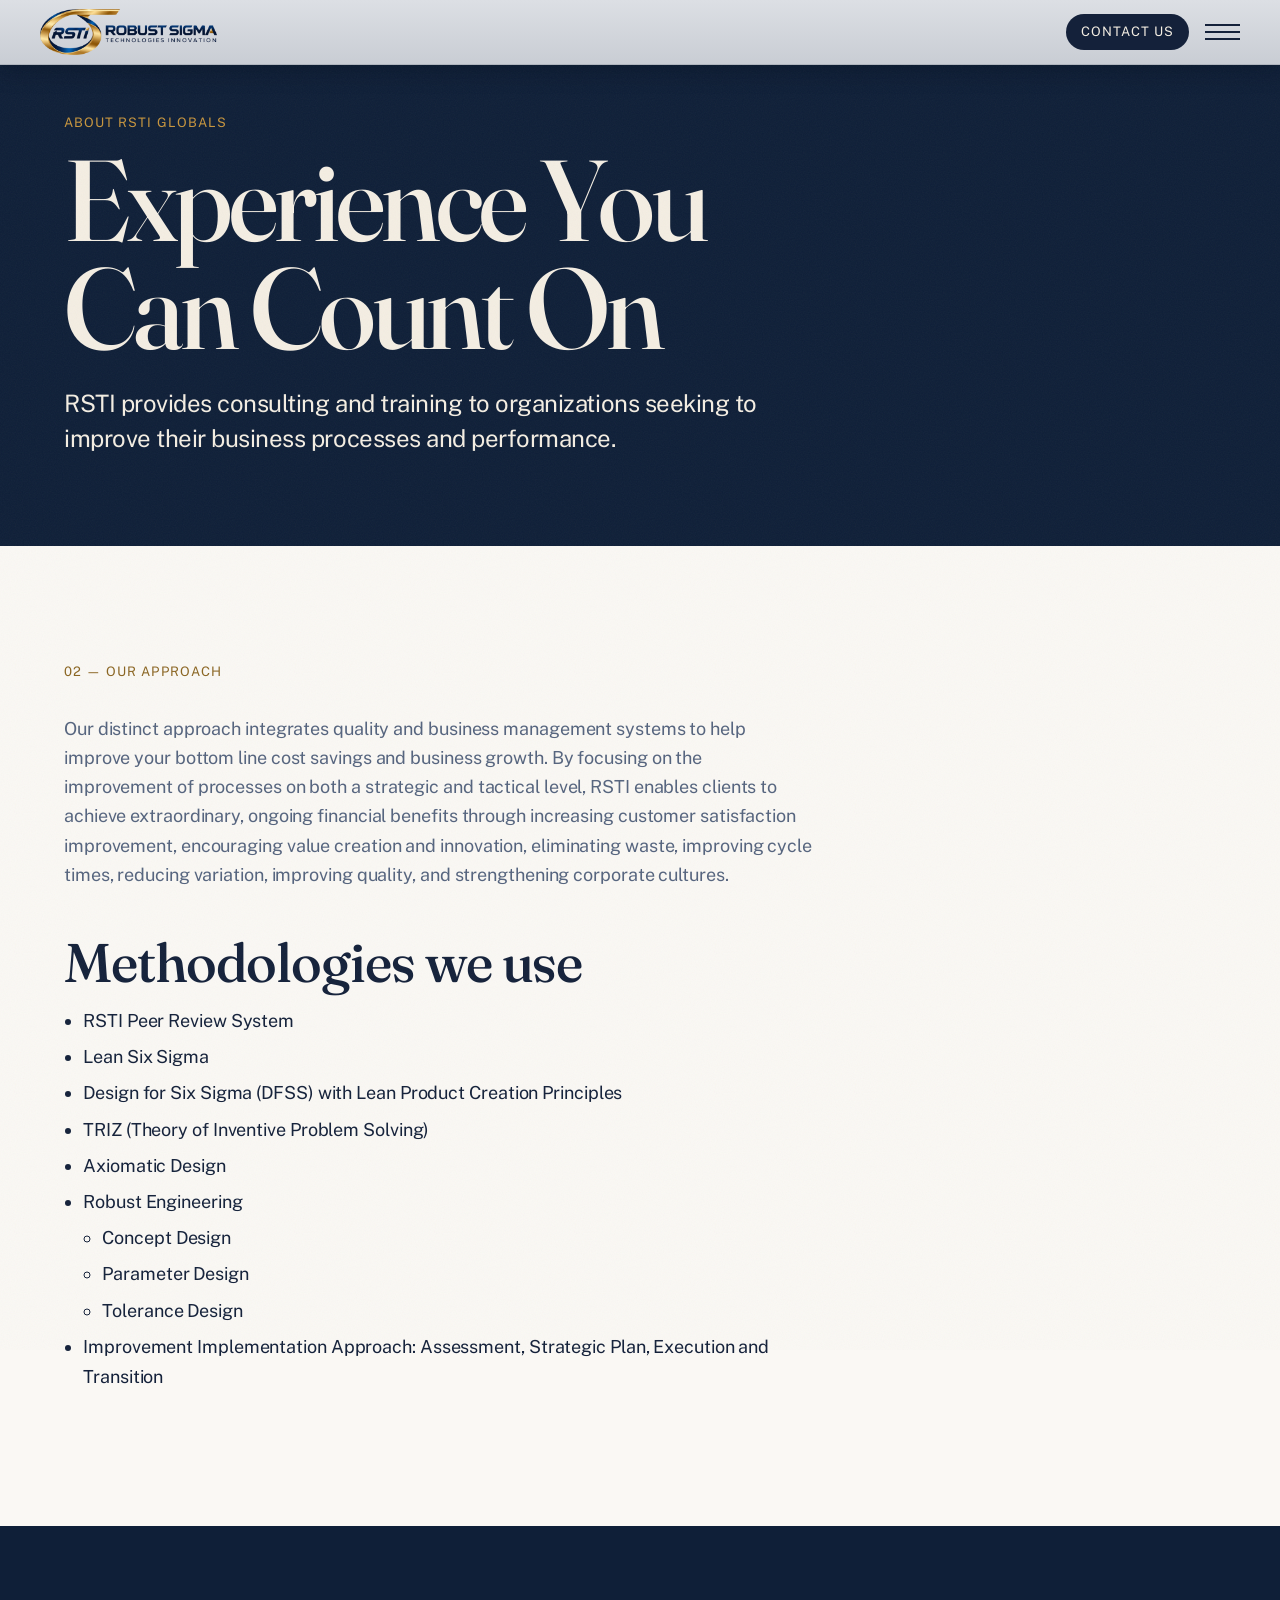
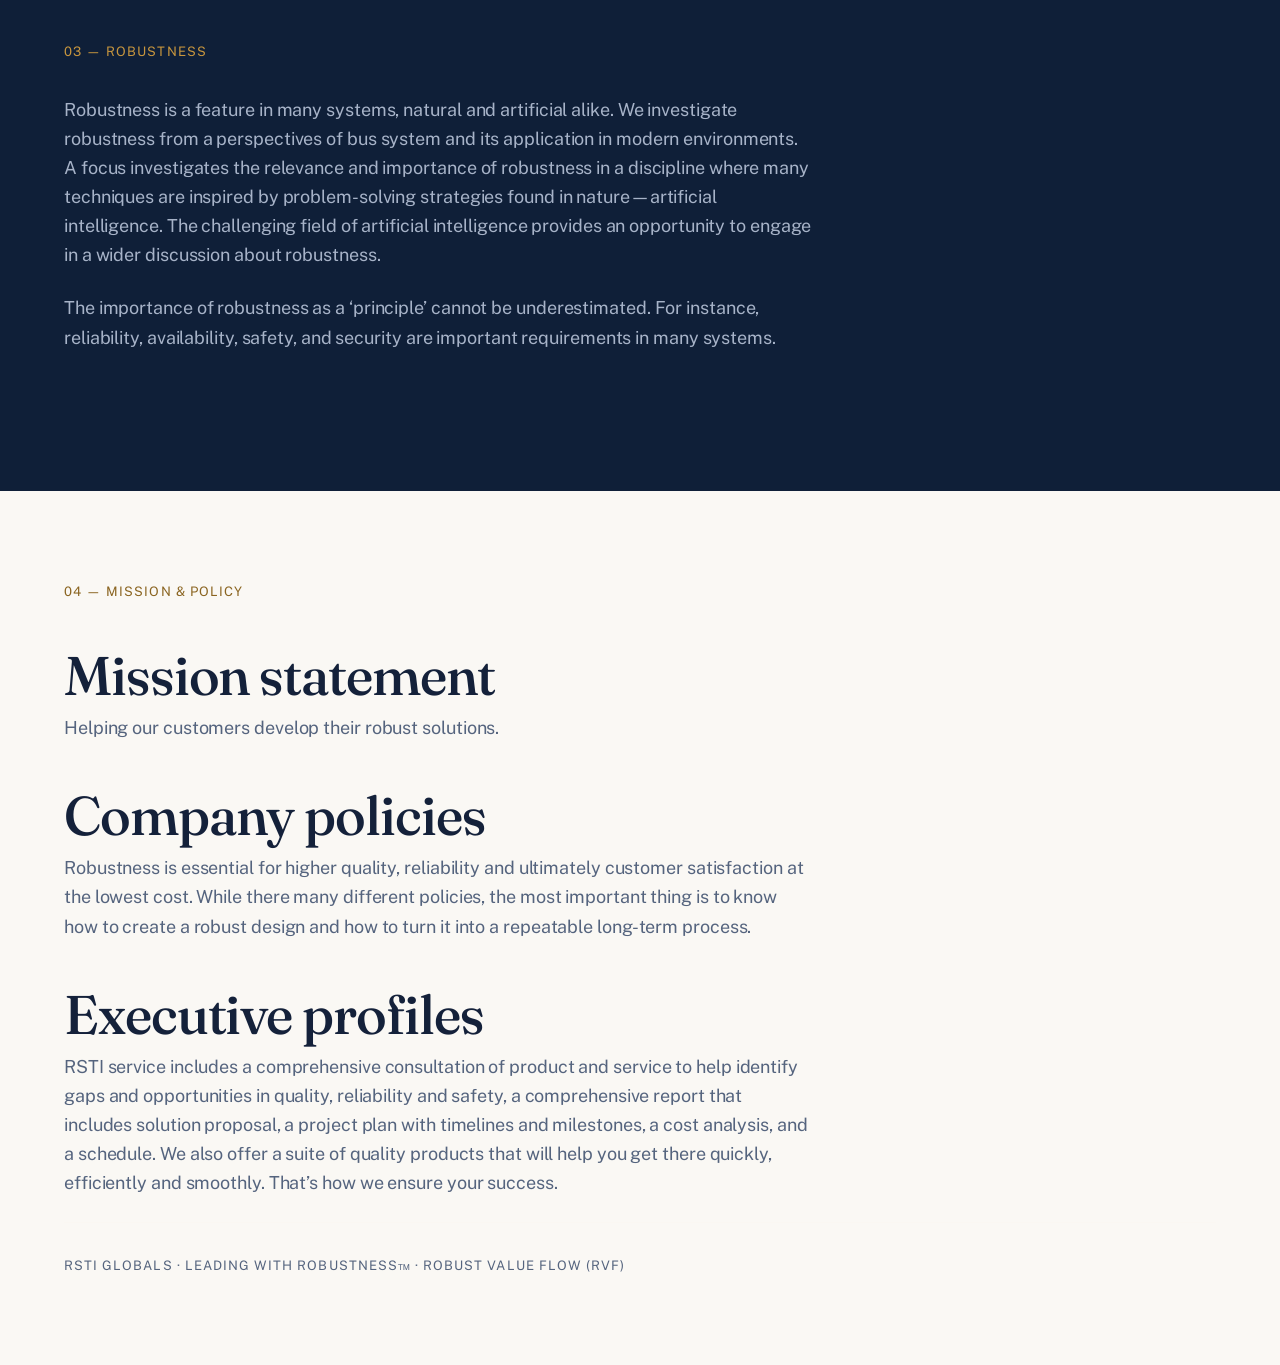
<file: about.html>
﻿<!doctype html>
<html lang="en">
<head>
<meta charset="utf-8">
<meta name="viewport" content="width=device-width, initial-scale=1, viewport-fit=cover">
<title>About | RSTI Globals</title>
<meta name="description" content="RSTI Globals: consulting and training to improve business processes and performance, built on robustness.">
<link rel="icon" href="data:image/svg+xml,<svg xmlns='http://www.w3.org/2000/svg' viewBox='0 0 32 32'><rect width='32' height='32' rx='6' fill='%230f1f38'/><path d='M8 22 L16 9 L24 22' stroke='%23c8963e' stroke-width='2.4' fill='none'/></svg>">
<link rel="preconnect" href="https://fonts.googleapis.com">
<link rel="preconnect" href="https://fonts.gstatic.com" crossorigin>
<link href="https://fonts.googleapis.com/css2?family=Fraunces:opsz,wght@9..144,400;9..144,500;9..144,600&family=Public+Sans:wght@400;500;600;700&display=swap" rel="stylesheet">
<link rel="stylesheet" href="scrollcraft.css">
<link rel="stylesheet" href="site.css">
</head>
<body>

<span data-sc-progress></span>
<div class="sc-grain" aria-hidden="true"></div>

<header class="site-nav">
  <a class="site-nav__mark" href="index.html" aria-label="RSTI Globals, home"><img src="assets/rsti-logo.png" alt="RSTI, Robust Sigma Technologies Innovation" width="578" height="150"></a>
  <nav class="site-nav__links" id="site-nav-links" aria-label="Primary">
    <a href="index.html">Home</a>
    <a href="index.html#principles">Principles</a>
    <a href="index.html#framework">Framework</a>
    <a href="index.html#programs">Programs</a>
    <a href="index.html#pathway">Pathway</a>
    <a href="index.html#industries">Industries</a>
    <a href="index.html#book">Book</a>
    <a href="index.html#about">About</a>
    <a href="index.html#event">Upcoming</a>
  </nav>
  <div class="site-nav__right">
    <span class="site-nav__chapter" aria-hidden="true"><span class="folio__num">01</span><span class="folio__title">About</span></span>
    <a class="site-nav__cta" href="index.html#contact">Contact Us</a>
    <button class="site-nav__toggle" aria-label="Menu" aria-expanded="false" aria-controls="site-nav-links">
      <span></span><span></span><span></span>
    </button>
  </div>
</header>

<main id="top">

  <section class="chapter chapter--dark chapter--hero" data-chapter="01" data-chapter-title="About">
    <div class="sc-wrap chapter__inner chapter__inner--hero">
      <p class="sc-label" style="color:var(--rsti-gold)">About RSTI Globals</p>
      <h1 class="sc-display sc-display--xl page-hero" data-sc-in>Experience You Can Count On</h1>
      <p class="sc-lede page-lede" data-sc-in>RSTI provides consulting and training to organizations seeking to improve their business processes and performance.</p>
    </div>
  </section>

  <section class="chapter chapter--light" data-chapter="02" data-chapter-title="Our Approach">
    <div class="sc-wrap chapter__inner about-body">
      <p class="chapter-mark">02 — Our Approach</p>
      <p class="sc-body" data-sc-in>Our distinct approach integrates quality and business management systems to help improve your bottom line cost savings and business growth. By focusing on the improvement of processes on both a strategic and tactical level, RSTI enables clients to achieve extraordinary, ongoing financial benefits through increasing customer satisfaction improvement, encouraging value creation and innovation, eliminating waste, improving cycle times, reducing variation, improving quality, and strengthening corporate cultures.</p>
      <h2 class="sc-display sc-display--md" data-sc-in>Methodologies we use</h2>
      <ul class="about-list" data-sc-in>
        <li>RSTI Peer Review System</li>
        <li>Lean Six Sigma</li>
        <li>Design for Six Sigma (DFSS) with Lean Product Creation Principles</li>
        <li>TRIZ (Theory of Inventive Problem Solving)</li>
        <li>Axiomatic Design</li>
        <li>Robust Engineering
          <ul>
            <li>Concept Design</li>
            <li>Parameter Design</li>
            <li>Tolerance Design</li>
          </ul>
        </li>
        <li>Improvement Implementation Approach: Assessment, Strategic Plan, Execution and Transition</li>
      </ul>
    </div>
  </section>

  <section class="chapter chapter--dark" data-chapter="03" data-chapter-title="Robustness">
    <div class="sc-wrap chapter__inner about-body">
      <p class="chapter-mark">03 — Robustness</p>
      <p class="sc-body" data-sc-in>Robustness is a feature in many systems, natural and artificial alike. We investigate robustness from a perspectives of bus system and its application in modern environments. A focus investigates the relevance and importance of robustness in a discipline where many techniques are inspired by problem-solving strategies found in nature—artificial intelligence. The challenging field of artificial intelligence provides an opportunity to engage in a wider discussion about robustness.</p>
      <p class="sc-body" data-sc-in>The importance of robustness as a &lsquo;principle&rsquo; cannot be underestimated. For instance, reliability, availability, safety, and security are important requirements in many systems.</p>
    </div>
  </section>

  <section class="chapter chapter--light chapter--close" data-chapter="04" data-chapter-title="Mission &amp; Policy">
    <div class="sc-wrap chapter__inner chapter__inner--tight about-body">
      <p class="chapter-mark">04 — Mission &amp; Policy</p>
      <h2 class="sc-display sc-display--md" data-sc-in>Mission statement</h2>
      <p class="sc-body" data-sc-in>Helping our customers develop their robust solutions.</p>
      <h2 class="sc-display sc-display--md" data-sc-in>Company policies</h2>
      <p class="sc-body" data-sc-in>Robustness is essential for higher quality, reliability and ultimately customer satisfaction at the lowest cost. While there many different policies, the most important thing is to know how to create a robust design and how to turn it into a repeatable long-term process.</p>
      <h2 class="sc-display sc-display--md" data-sc-in>Executive profiles</h2>
      <p class="sc-body" data-sc-in>RSTI service includes a comprehensive consultation of product and service to help identify gaps and opportunities in quality, reliability and safety, a comprehensive report that includes solution proposal, a project plan with timelines and milestones, a cost analysis, and a schedule. We also offer a suite of quality products that will help you get there quickly, efficiently and smoothly. That&rsquo;s how we ensure your success.</p>
      <footer class="colophon" data-sc-in>
        <p class="sc-label">RSTI Globals · Leading with Robustness&trade; · Robust Value Flow (RVF)</p>
      </footer>
    </div>
  </section>

</main>

<script src="scrollcraft.js"></script>
<script>ScrollCraft.mount(document.body);</script>
<script src="site.js"></script>
</body>
</html>
</file>
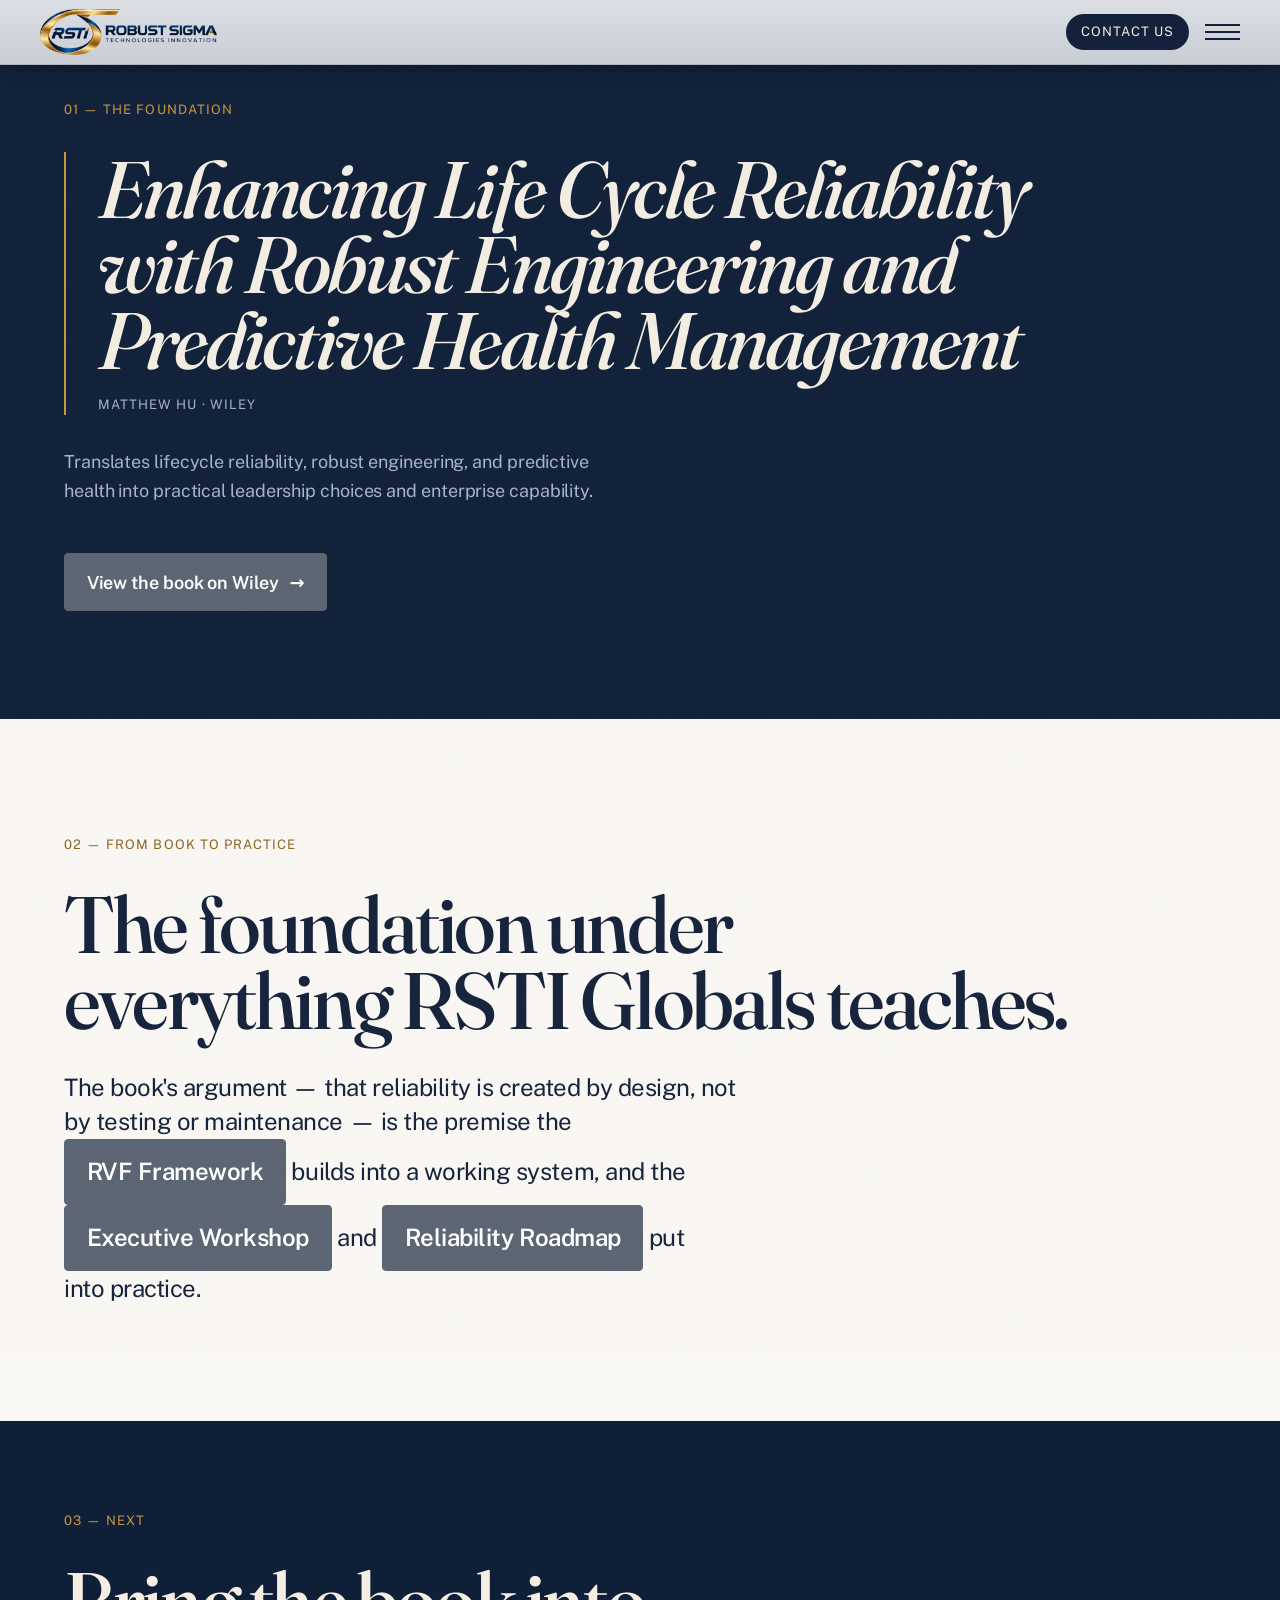
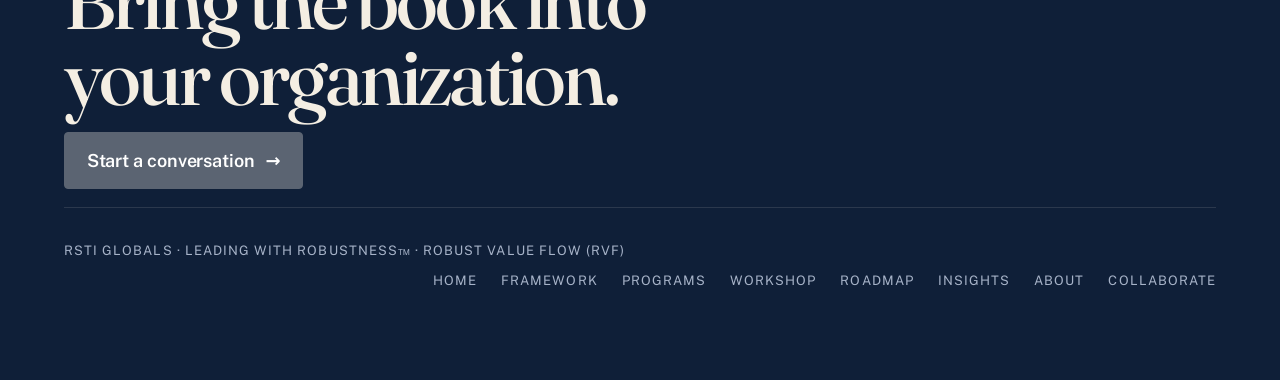
<file: book.html>
﻿<!doctype html>
<html lang="en">
<head>
<meta charset="utf-8">
<meta name="viewport" content="width=device-width, initial-scale=1, viewport-fit=cover">
<title>The Book | RSTI Globals</title>
<meta name="description" content="Enhancing Life Cycle Reliability with Robust Engineering and Predictive Health Management — the Wiley book behind the RVF framework.">
<link rel="icon" href="data:image/svg+xml,<svg xmlns='http://www.w3.org/2000/svg' viewBox='0 0 32 32'><rect width='32' height='32' rx='6' fill='%230f1f38'/><path d='M8 22 L16 9 L24 22' stroke='%23c8963e' stroke-width='2.4' fill='none'/></svg>">
<link rel="preconnect" href="https://fonts.googleapis.com">
<link rel="preconnect" href="https://fonts.gstatic.com" crossorigin>
<link href="https://fonts.googleapis.com/css2?family=Fraunces:opsz,wght@9..144,400;9..144,500;9..144,600&family=Public+Sans:wght@400;500;600;700&display=swap" rel="stylesheet">
<link rel="stylesheet" href="scrollcraft.css">
<link rel="stylesheet" href="site.css">
</head>
<body>

<span data-sc-progress></span>
<div class="sc-grain" aria-hidden="true"></div>

<header class="site-nav">
  <a class="site-nav__mark" href="index.html" aria-label="RSTI Globals, home"><img src="assets/rsti-logo.png" alt="RSTI, Robust Sigma Technologies Innovation" width="578" height="150"></a>
  <nav class="site-nav__links" id="site-nav-links" aria-label="Primary">
    <a href="index.html#framework">Framework</a>
    <a href="programs.html">Programs</a>
    <a href="workshop.html">Workshop</a>
    <a href="roadmap.html">Roadmap</a>
    <a href="insights.html">Insights</a>
    <a href="book.html" class="is-current" aria-current="page">The Book</a>
    <a href="about.html">About</a>
  </nav>
  <div class="site-nav__right">
    <span class="site-nav__chapter" aria-hidden="true"><span class="folio__num">01</span><span class="folio__title">The Book</span></span>
    <a class="site-nav__cta" href="index.html#contact">Contact Us</a>
    <button class="site-nav__toggle" aria-label="Menu" aria-expanded="false" aria-controls="site-nav-links">
      <span></span><span></span><span></span>
    </button>
  </div>
</header>

<main id="top">

  <section class="chapter chapter--dark chapter--hero" data-chapter="01" data-chapter-title="The Book">
    <div class="sc-wrap chapter__inner chapter__inner--hero">
      <p class="chapter-mark">01 — The Foundation</p>
      <blockquote class="book-cite" data-sc-in>
        <p class="sc-display sc-display--lg book-title" style="max-width:20ch">Enhancing Life Cycle Reliability with Robust Engineering and Predictive Health Management</p>
        <footer class="sc-label book-pub">Matthew Hu · Wiley</footer>
      </blockquote>
      <p class="sc-body book-desc" data-sc-in style="margin-top:var(--sc-6)">Translates lifecycle reliability, robust engineering, and predictive health into practical leadership choices and enterprise capability.</p>
      <p style="margin-top:var(--sc-7)" data-sc-in><a class="link-cta link-cta--onstage" href="https://www.wiley.com/en-us/shop/general-introductory-electrical-electronics-engineering/enhancing-life-cycle-reliability-with-robust-engineering-and-predictive-health-management-p-9781394182381" target="_blank" rel="noopener">View the book on Wiley <span aria-hidden="true">→</span></a></p>
    </div>
  </section>

  <section class="chapter chapter--light" data-chapter="02" data-chapter-title="From Book to Practice">
    <div class="sc-wrap chapter__inner">
      <p class="chapter-mark">02 — From Book to Practice</p>
      <h2 class="sc-display sc-display--lg" data-sc-in style="max-width:26ch">The foundation under everything RSTI Globals teaches.</h2>
      <p class="sc-lede" data-sc-in style="margin-top:var(--sc-6)">The book's argument — that reliability is created by design, not by testing or maintenance — is the premise the <a class="link-cta" style="font-size:inherit" href="index.html#framework">RVF Framework</a> builds into a working system, and the <a class="link-cta" style="font-size:inherit" href="workshop.html">Executive Workshop</a> and <a class="link-cta" style="font-size:inherit" href="roadmap.html">Reliability Roadmap</a> put into practice.</p>
    </div>
  </section>

  <section class="chapter chapter--dark chapter--close" id="contact" data-chapter="03" data-chapter-title="Next">
    <div class="sc-wrap chapter__inner chapter__inner--tight">
      <p class="chapter-mark">03 — Next</p>
      <h2 class="sc-display sc-display--lg" data-sc-in>Bring the book into your organization.</h2>
      <p class="close-line" data-sc-in><a class="link-cta link-cta--onstage" style="font-size:inherit" href="index.html#contact">Start a conversation <span aria-hidden="true">→</span></a></p>
      <footer class="colophon" data-sc-in>
        <p class="sc-label">RSTI Globals · Leading with Robustness&trade; · Robust Value Flow (RVF)</p>
        <nav class="colophon-nav" aria-label="Site">
          <a href="index.html">Home</a>
          <a href="index.html#framework">Framework</a>
          <a href="programs.html">Programs</a>
          <a href="workshop.html">Workshop</a>
          <a href="roadmap.html">Roadmap</a>
          <a href="insights.html">Insights</a>
          <a href="about.html">About</a>
          <a href="index.html#contact">Collaborate</a>
        </nav>
      </footer>
    </div>
  </section>

</main>

<script src="scrollcraft.js"></script>
<script>ScrollCraft.mount(document.body);</script>
<script src="site.js"></script>
</body>
</html>
</file>
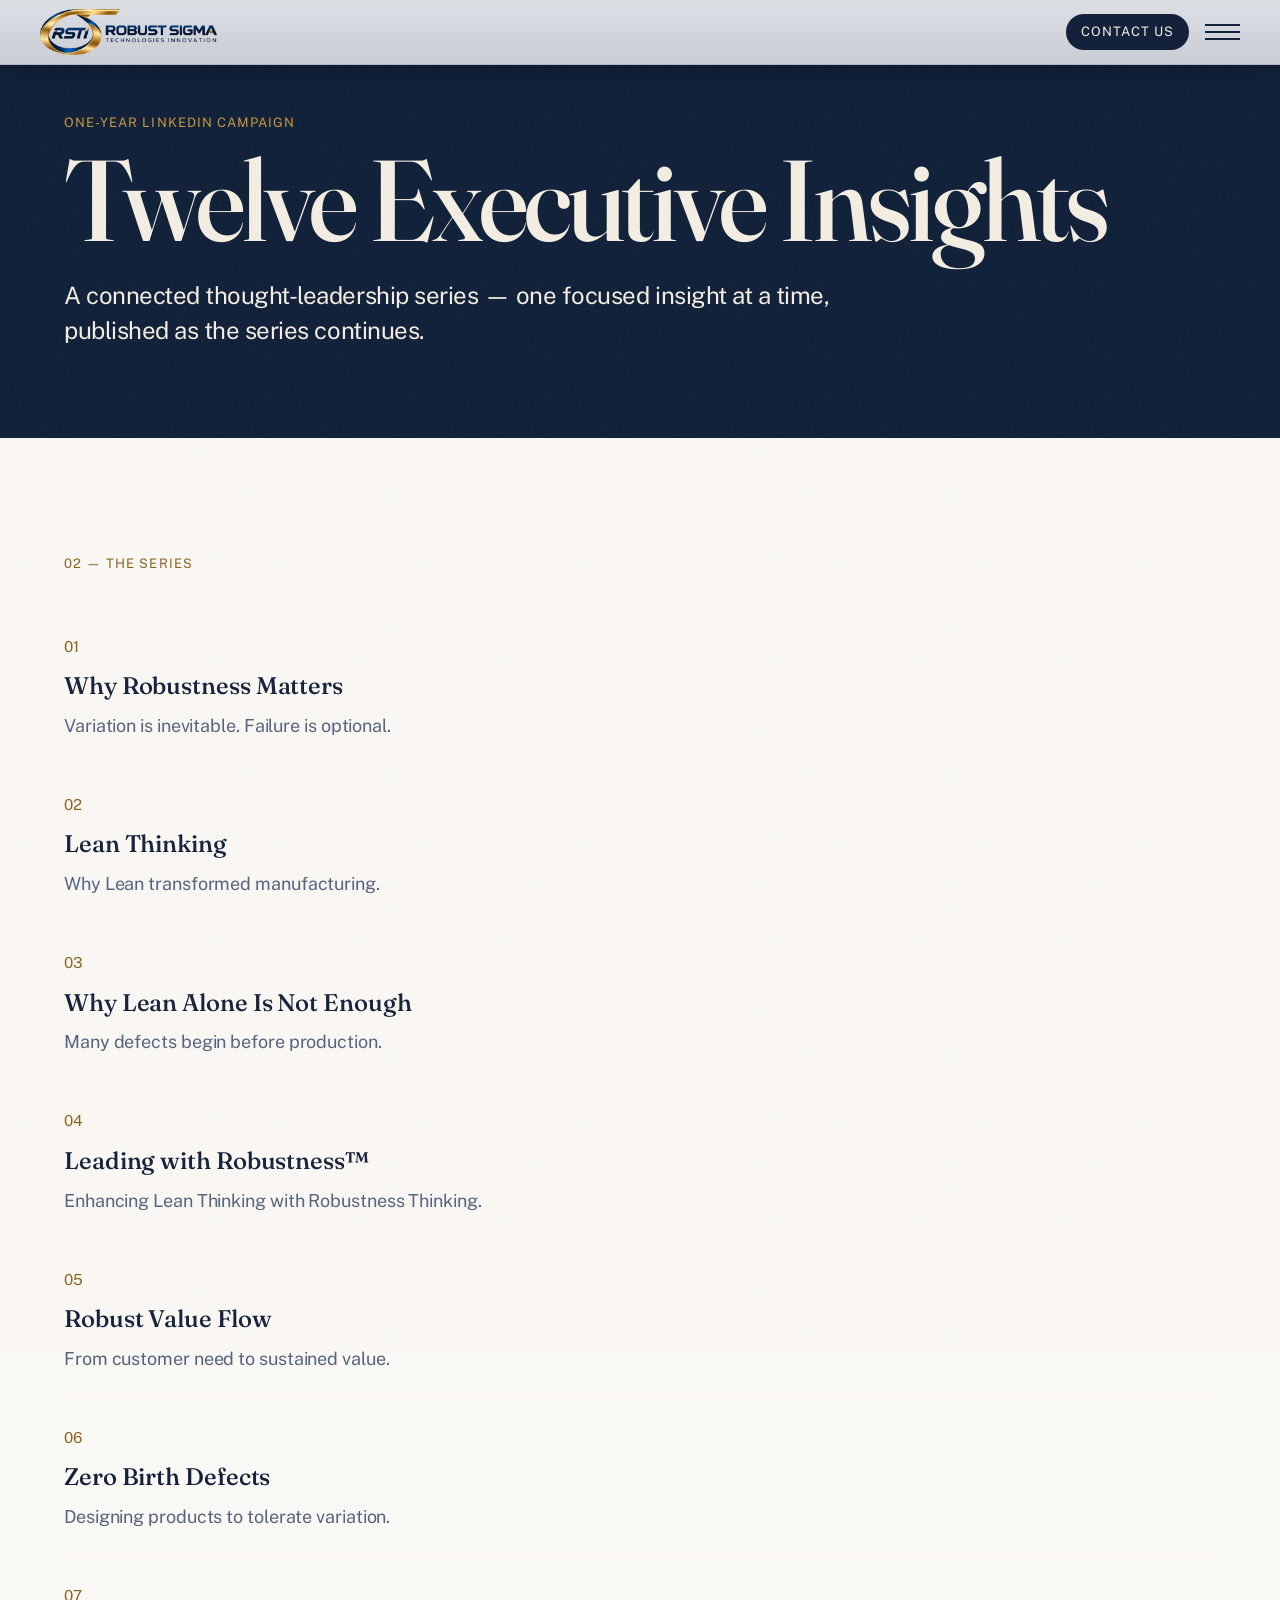
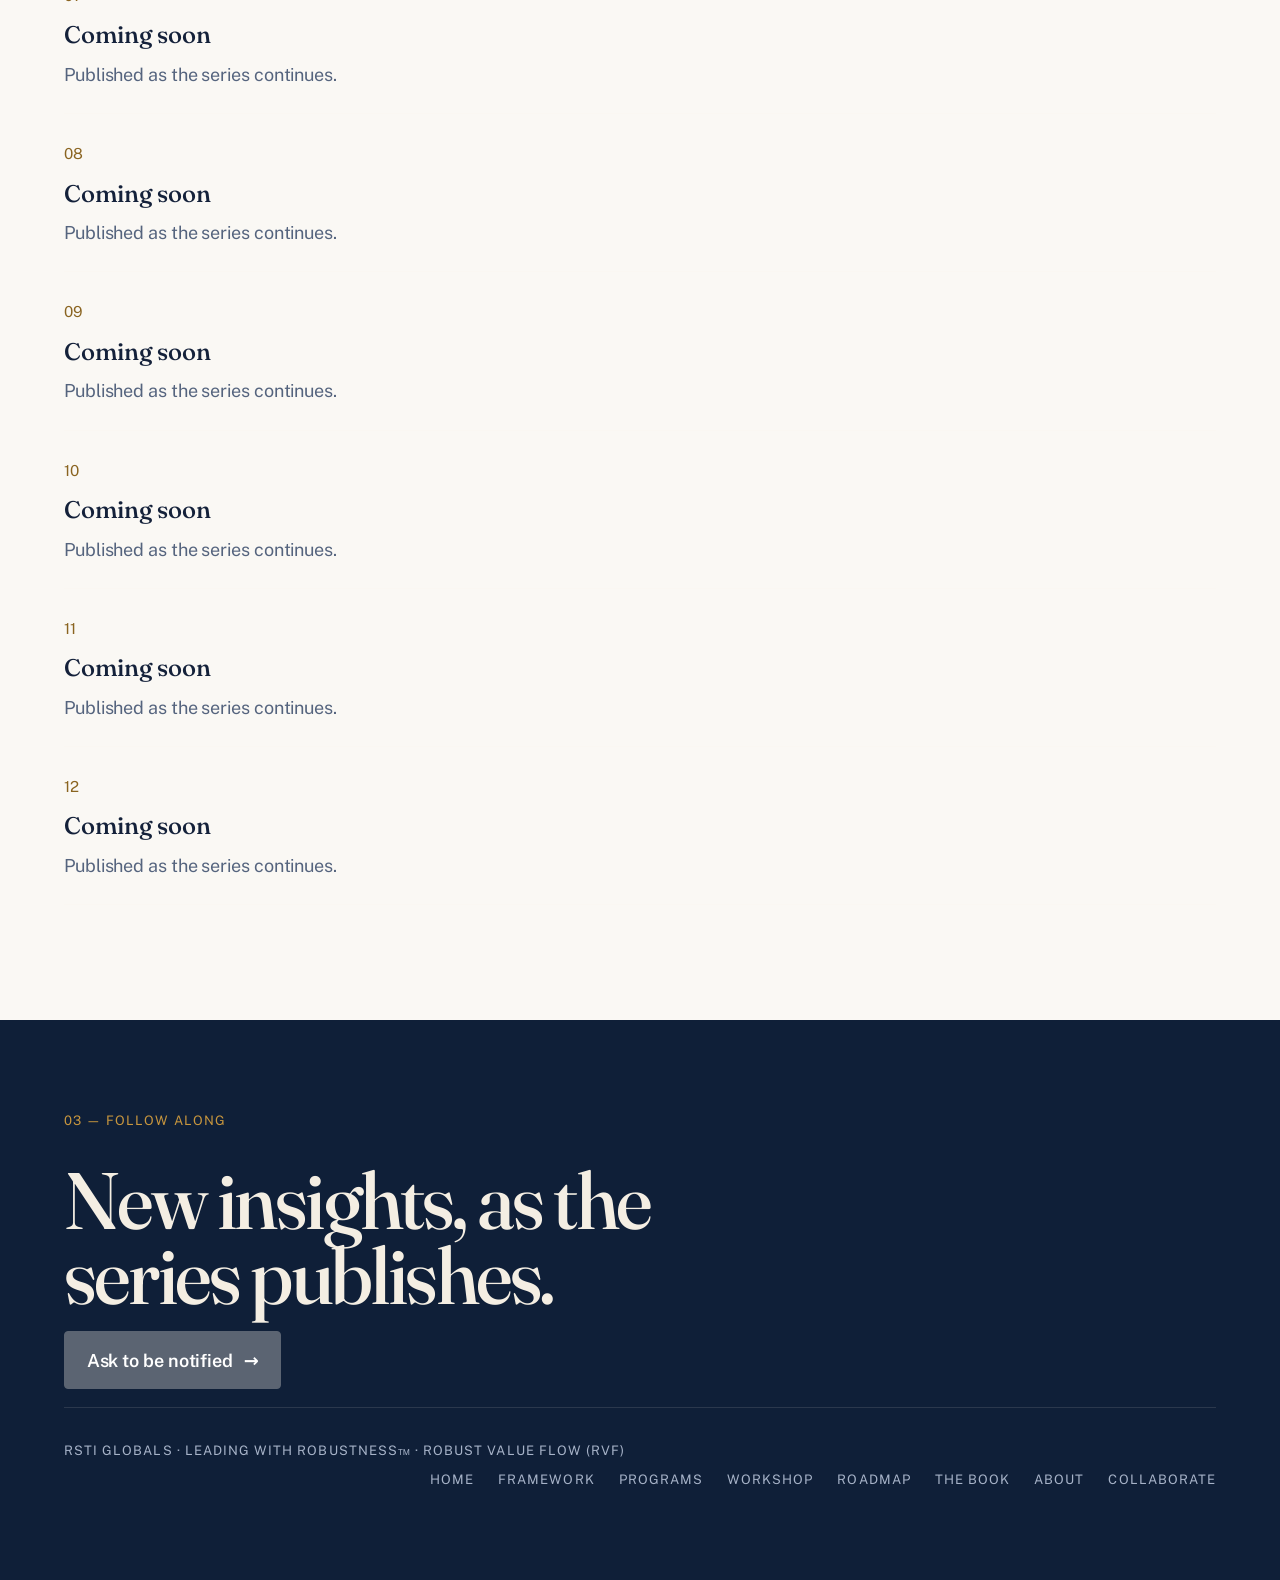
<file: insights.html>
﻿<!doctype html>
<html lang="en">
<head>
<meta charset="utf-8">
<meta name="viewport" content="width=device-width, initial-scale=1, viewport-fit=cover">
<title>Executive Insights | RSTI Globals</title>
<meta name="description" content="A one-year LinkedIn campaign: twelve executive insights on robustness, reliability, and the Robust Value Flow framework.">
<link rel="icon" href="data:image/svg+xml,<svg xmlns='http://www.w3.org/2000/svg' viewBox='0 0 32 32'><rect width='32' height='32' rx='6' fill='%230f1f38'/><path d='M8 22 L16 9 L24 22' stroke='%23c8963e' stroke-width='2.4' fill='none'/></svg>">
<link rel="preconnect" href="https://fonts.googleapis.com">
<link rel="preconnect" href="https://fonts.gstatic.com" crossorigin>
<link href="https://fonts.googleapis.com/css2?family=Fraunces:opsz,wght@9..144,400;9..144,500;9..144,600&family=Public+Sans:wght@400;500;600;700&display=swap" rel="stylesheet">
<link rel="stylesheet" href="scrollcraft.css">
<link rel="stylesheet" href="site.css">
</head>
<body>

<span data-sc-progress></span>
<div class="sc-grain" aria-hidden="true"></div>

<header class="site-nav">
  <a class="site-nav__mark" href="index.html" aria-label="RSTI Globals, home"><img src="assets/rsti-logo.png" alt="RSTI, Robust Sigma Technologies Innovation" width="578" height="150"></a>
  <nav class="site-nav__links" id="site-nav-links" aria-label="Primary">
    <a href="index.html#framework">Framework</a>
    <a href="programs.html">Programs</a>
    <a href="workshop.html">Workshop</a>
    <a href="roadmap.html">Roadmap</a>
    <a href="insights.html" class="is-current" aria-current="page">Insights</a>
    <a href="book.html">The Book</a>
    <a href="about.html">About</a>
  </nav>
  <div class="site-nav__right">
    <span class="site-nav__chapter" aria-hidden="true"><span class="folio__num">01</span><span class="folio__title">Insights</span></span>
    <a class="site-nav__cta" href="index.html#contact">Contact Us</a>
    <button class="site-nav__toggle" aria-label="Menu" aria-expanded="false" aria-controls="site-nav-links">
      <span></span><span></span><span></span>
    </button>
  </div>
</header>

<main id="top">

  <section class="chapter chapter--dark chapter--hero" data-chapter="01" data-chapter-title="Insights">
    <div class="sc-wrap chapter__inner chapter__inner--hero">
      <p class="sc-label" style="color:var(--rsti-gold)">One-Year LinkedIn Campaign</p>
      <h1 class="sc-display sc-display--xl page-hero" data-sc-in>Twelve Executive Insights</h1>
      <p class="sc-lede page-lede" data-sc-in>A connected thought-leadership series — one focused insight at a time, published as the series continues.</p>
    </div>
  </section>

  <section class="chapter chapter--light" data-chapter="02" data-chapter-title="The Series">
    <div class="sc-wrap chapter__inner">
      <p class="chapter-mark">02 — The Series</p>
      <ol class="insights-list" data-sc-in data-sc-stagger="50" style="border-top:1px solid var(--sc-hairline)">
        <li><span class="insight-idx">01</span><h3>Why Robustness Matters</h3><p class="sc-body">Variation is inevitable. Failure is optional.</p></li>
        <li><span class="insight-idx">02</span><h3>Lean Thinking</h3><p class="sc-body">Why Lean transformed manufacturing.</p></li>
        <li><span class="insight-idx">03</span><h3>Why Lean Alone Is Not Enough</h3><p class="sc-body">Many defects begin before production.</p></li>
        <li><span class="insight-idx">04</span><h3>Leading with Robustness&trade;</h3><p class="sc-body">Enhancing Lean Thinking with Robustness Thinking.</p></li>
        <li><span class="insight-idx">05</span><h3>Robust Value Flow</h3><p class="sc-body">From customer need to sustained value.</p></li>
        <li><span class="insight-idx">06</span><h3>Zero Birth Defects</h3><p class="sc-body">Designing products to tolerate variation.</p></li>
        <li><span class="insight-idx">07</span><h3>Coming soon</h3><p class="sc-body">Published as the series continues.</p></li>
        <li><span class="insight-idx">08</span><h3>Coming soon</h3><p class="sc-body">Published as the series continues.</p></li>
        <li><span class="insight-idx">09</span><h3>Coming soon</h3><p class="sc-body">Published as the series continues.</p></li>
        <li><span class="insight-idx">10</span><h3>Coming soon</h3><p class="sc-body">Published as the series continues.</p></li>
        <li><span class="insight-idx">11</span><h3>Coming soon</h3><p class="sc-body">Published as the series continues.</p></li>
        <li><span class="insight-idx">12</span><h3>Coming soon</h3><p class="sc-body">Published as the series continues.</p></li>
      </ol>
    </div>
  </section>

  <section class="chapter chapter--dark chapter--close" id="contact" data-chapter="03" data-chapter-title="Follow Along">
    <div class="sc-wrap chapter__inner chapter__inner--tight">
      <p class="chapter-mark">03 — Follow Along</p>
      <h2 class="sc-display sc-display--lg" data-sc-in>New insights, as the series publishes.</h2>
      <p class="close-line" data-sc-in><a class="link-cta link-cta--onstage" style="font-size:inherit" href="mailto:mhu@rstiglobals.com?subject=Executive%20Insights">Ask to be notified <span aria-hidden="true">→</span></a></p>
      <footer class="colophon" data-sc-in>
        <p class="sc-label">RSTI Globals · Leading with Robustness&trade; · Robust Value Flow (RVF)</p>
        <nav class="colophon-nav" aria-label="Site">
          <a href="index.html">Home</a>
          <a href="index.html#framework">Framework</a>
          <a href="programs.html">Programs</a>
          <a href="workshop.html">Workshop</a>
          <a href="roadmap.html">Roadmap</a>
          <a href="book.html">The Book</a>
          <a href="about.html">About</a>
          <a href="index.html#contact">Collaborate</a>
        </nav>
      </footer>
    </div>
  </section>

</main>

<script src="scrollcraft.js"></script>
<script>ScrollCraft.mount(document.body);</script>
<script src="site.js"></script>
</body>
</html>
</file>
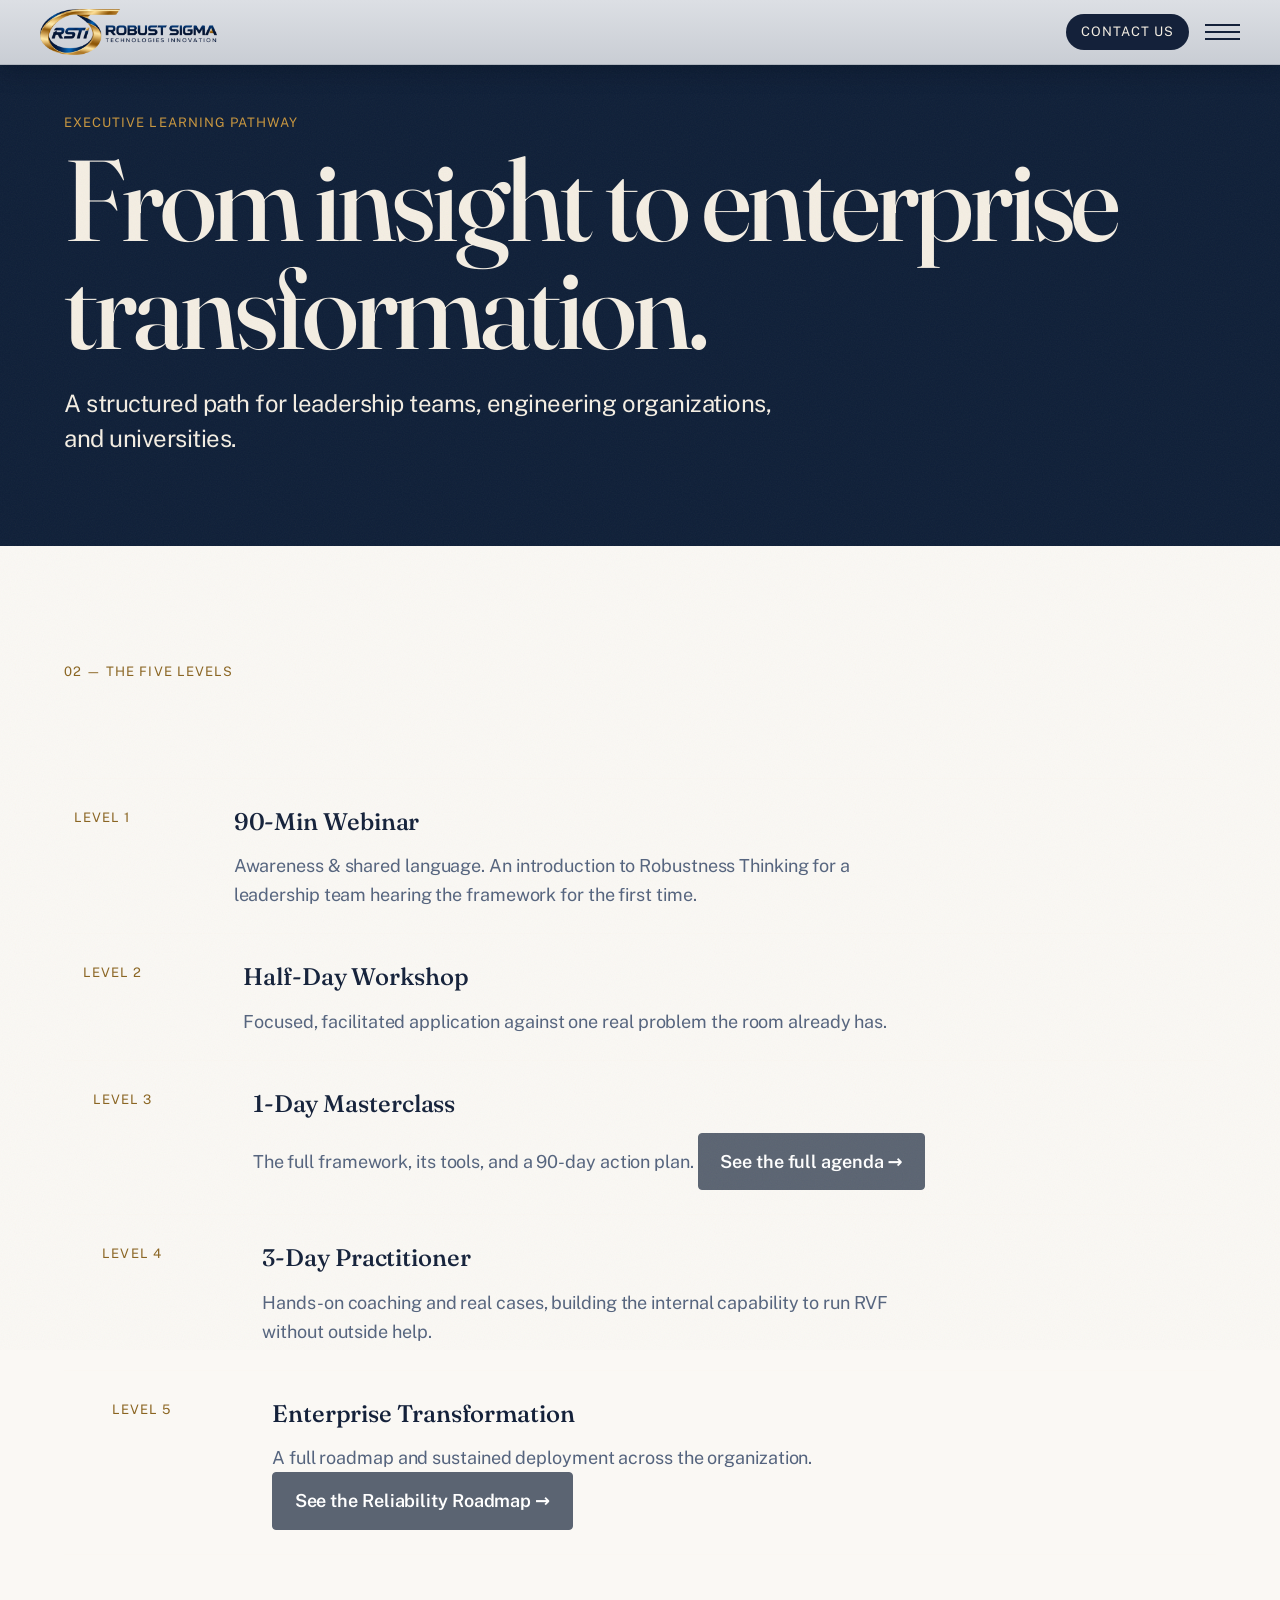
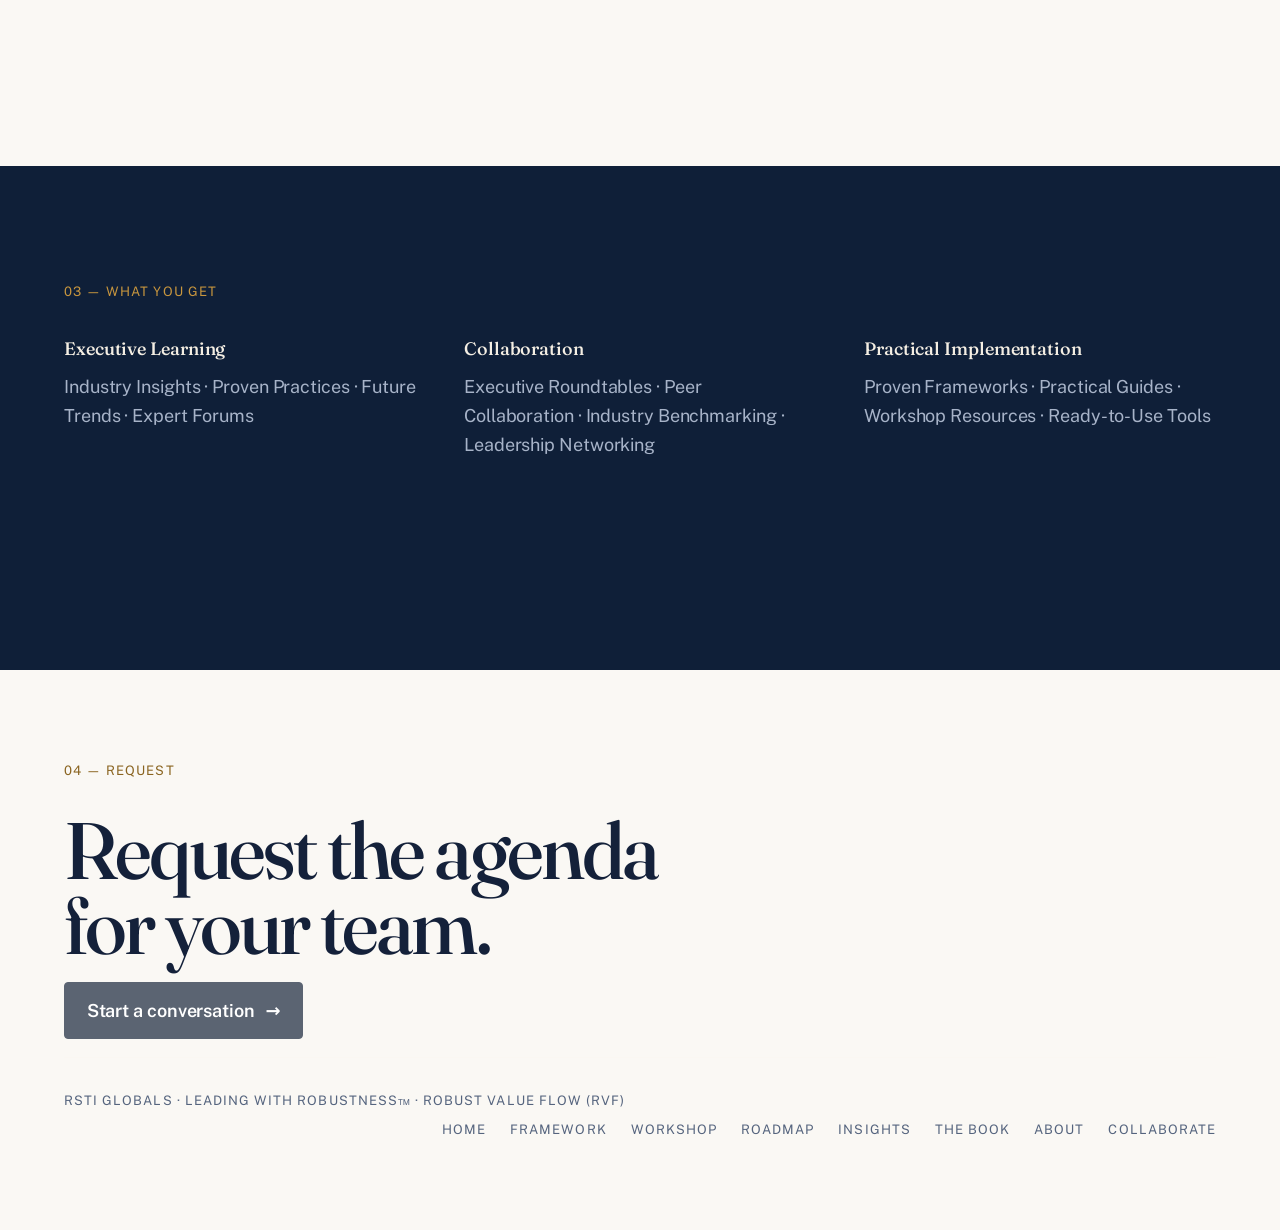
<file: programs.html>
﻿<!doctype html>
<html lang="en">
<head>
<meta charset="utf-8">
<meta name="viewport" content="width=device-width, initial-scale=1, viewport-fit=cover">
<title>Executive Learning Pathway | RSTI Globals</title>
<meta name="description" content="A structured path for leadership teams, engineering organizations, and universities — from a 90-minute webinar to enterprise transformation.">
<link rel="icon" href="data:image/svg+xml,<svg xmlns='http://www.w3.org/2000/svg' viewBox='0 0 32 32'><rect width='32' height='32' rx='6' fill='%230f1f38'/><path d='M8 22 L16 9 L24 22' stroke='%23c8963e' stroke-width='2.4' fill='none'/></svg>">
<link rel="preconnect" href="https://fonts.googleapis.com">
<link rel="preconnect" href="https://fonts.gstatic.com" crossorigin>
<link href="https://fonts.googleapis.com/css2?family=Fraunces:opsz,wght@9..144,400;9..144,500;9..144,600&family=Public+Sans:wght@400;500;600;700&display=swap" rel="stylesheet">
<link rel="stylesheet" href="scrollcraft.css">
<link rel="stylesheet" href="site.css">
</head>
<body>

<span data-sc-progress></span>
<div class="sc-grain" aria-hidden="true"></div>

<header class="site-nav">
  <a class="site-nav__mark" href="index.html" aria-label="RSTI Globals, home"><img src="assets/rsti-logo.png" alt="RSTI, Robust Sigma Technologies Innovation" width="578" height="150"></a>
  <nav class="site-nav__links" id="site-nav-links" aria-label="Primary">
    <a href="index.html#framework">Framework</a>
    <a href="programs.html" class="is-current" aria-current="page">Programs</a>
    <a href="workshop.html">Workshop</a>
    <a href="roadmap.html">Roadmap</a>
    <a href="insights.html">Insights</a>
    <a href="book.html">The Book</a>
    <a href="about.html">About</a>
  </nav>
  <div class="site-nav__right">
    <span class="site-nav__chapter" aria-hidden="true"><span class="folio__num">01</span><span class="folio__title">Programs</span></span>
    <a class="site-nav__cta" href="index.html#contact">Contact Us</a>
    <button class="site-nav__toggle" aria-label="Menu" aria-expanded="false" aria-controls="site-nav-links">
      <span></span><span></span><span></span>
    </button>
  </div>
</header>

<main id="top">

  <section class="chapter chapter--dark chapter--hero" data-chapter="01" data-chapter-title="Programs">
    <div class="sc-wrap chapter__inner chapter__inner--hero">
      <p class="sc-label" style="color:var(--rsti-gold)">Executive Learning Pathway</p>
      <h1 class="sc-display sc-display--xl page-hero" data-sc-in>From insight to enterprise transformation.</h1>
      <p class="sc-lede page-lede" data-sc-in>A structured path for leadership teams, engineering organizations, and universities.</p>
    </div>
  </section>

  <section class="chapter chapter--light" id="pathway" data-chapter="02" data-chapter-title="The Five Levels">
    <div class="sc-wrap chapter__inner">
      <p class="chapter-mark">02 — The Five Levels</p>
      <ol class="pathway-steps" data-sc-in data-sc-stagger="70">
        <li class="pathway-step" style="--lvl:1"><span class="pathway-lvl">Level 1</span><h3>90-Min Webinar</h3><p class="sc-body">Awareness &amp; shared language. An introduction to Robustness Thinking for a leadership team hearing the framework for the first time.</p></li>
        <li class="pathway-step" style="--lvl:2"><span class="pathway-lvl">Level 2</span><h3>Half-Day Workshop</h3><p class="sc-body">Focused, facilitated application against one real problem the room already has.</p></li>
        <li class="pathway-step" style="--lvl:3"><span class="pathway-lvl">Level 3</span><h3>1-Day Masterclass</h3><p class="sc-body">The full framework, its tools, and a 90-day action plan. <a class="link-cta" style="font-size:inherit" href="workshop.html">See the full agenda →</a></p></li>
        <li class="pathway-step" style="--lvl:4"><span class="pathway-lvl">Level 4</span><h3>3-Day Practitioner</h3><p class="sc-body">Hands-on coaching and real cases, building the internal capability to run RVF without outside help.</p></li>
        <li class="pathway-step" style="--lvl:5"><span class="pathway-lvl">Level 5</span><h3>Enterprise Transformation</h3><p class="sc-body">A full roadmap and sustained deployment across the organization. <a class="link-cta" style="font-size:inherit" href="roadmap.html">See the Reliability Roadmap →</a></p></li>
      </ol>
    </div>
  </section>

  <section class="chapter chapter--dark" data-chapter="03" data-chapter-title="What You Get">
    <div class="sc-wrap chapter__inner">
      <p class="chapter-mark">03 — What You Get</p>
      <div class="pathway-resources" data-sc-in data-sc-stagger="70" style="border-top:none; padding-top:0; margin-top:var(--sc-6)">
        <div><h4>Executive Learning</h4><p class="sc-body">Industry Insights · Proven Practices · Future Trends · Expert Forums</p></div>
        <div><h4>Collaboration</h4><p class="sc-body">Executive Roundtables · Peer Collaboration · Industry Benchmarking · Leadership Networking</p></div>
        <div><h4>Practical Implementation</h4><p class="sc-body">Proven Frameworks · Practical Guides · Workshop Resources · Ready-to-Use Tools</p></div>
      </div>
    </div>
  </section>

  <section class="chapter chapter--light chapter--close" id="contact" data-chapter="04" data-chapter-title="Request">
    <div class="sc-wrap chapter__inner chapter__inner--tight">
      <p class="chapter-mark">04 — Request</p>
      <h2 class="sc-display sc-display--lg" data-sc-in>Request the agenda for your team.</h2>
      <p class="close-line" data-sc-in><a class="link-cta" style="font-size:inherit" href="index.html#contact">Start a conversation <span aria-hidden="true">→</span></a></p>
      <footer class="colophon" data-sc-in>
        <p class="sc-label">RSTI Globals · Leading with Robustness&trade; · Robust Value Flow (RVF)</p>
        <nav class="colophon-nav" aria-label="Site">
          <a href="index.html">Home</a>
          <a href="index.html#framework">Framework</a>
          <a href="workshop.html">Workshop</a>
          <a href="roadmap.html">Roadmap</a>
          <a href="insights.html">Insights</a>
          <a href="book.html">The Book</a>
          <a href="about.html">About</a>
          <a href="index.html#contact">Collaborate</a>
        </nav>
      </footer>
    </div>
  </section>

</main>

<script src="scrollcraft.js"></script>
<script>ScrollCraft.mount(document.body);</script>
<script src="site.js"></script>
</body>
</html>
</file>
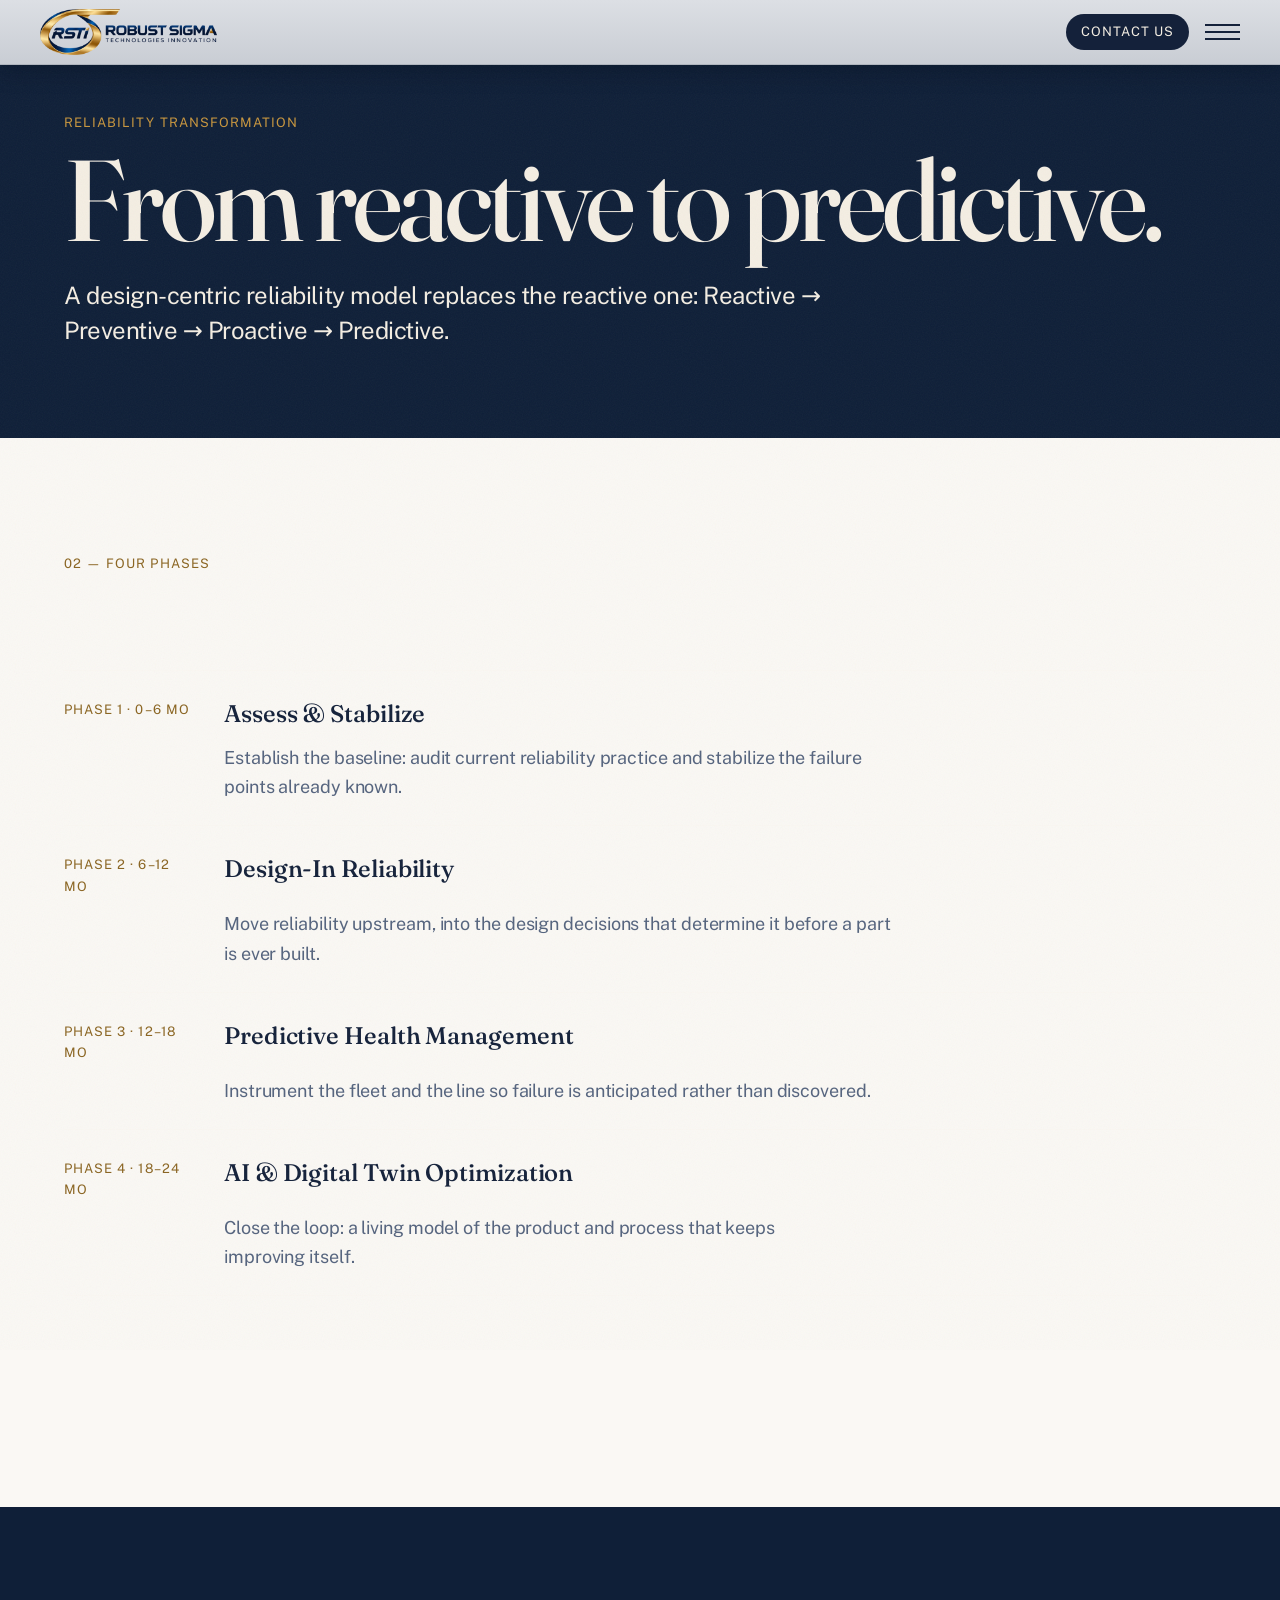
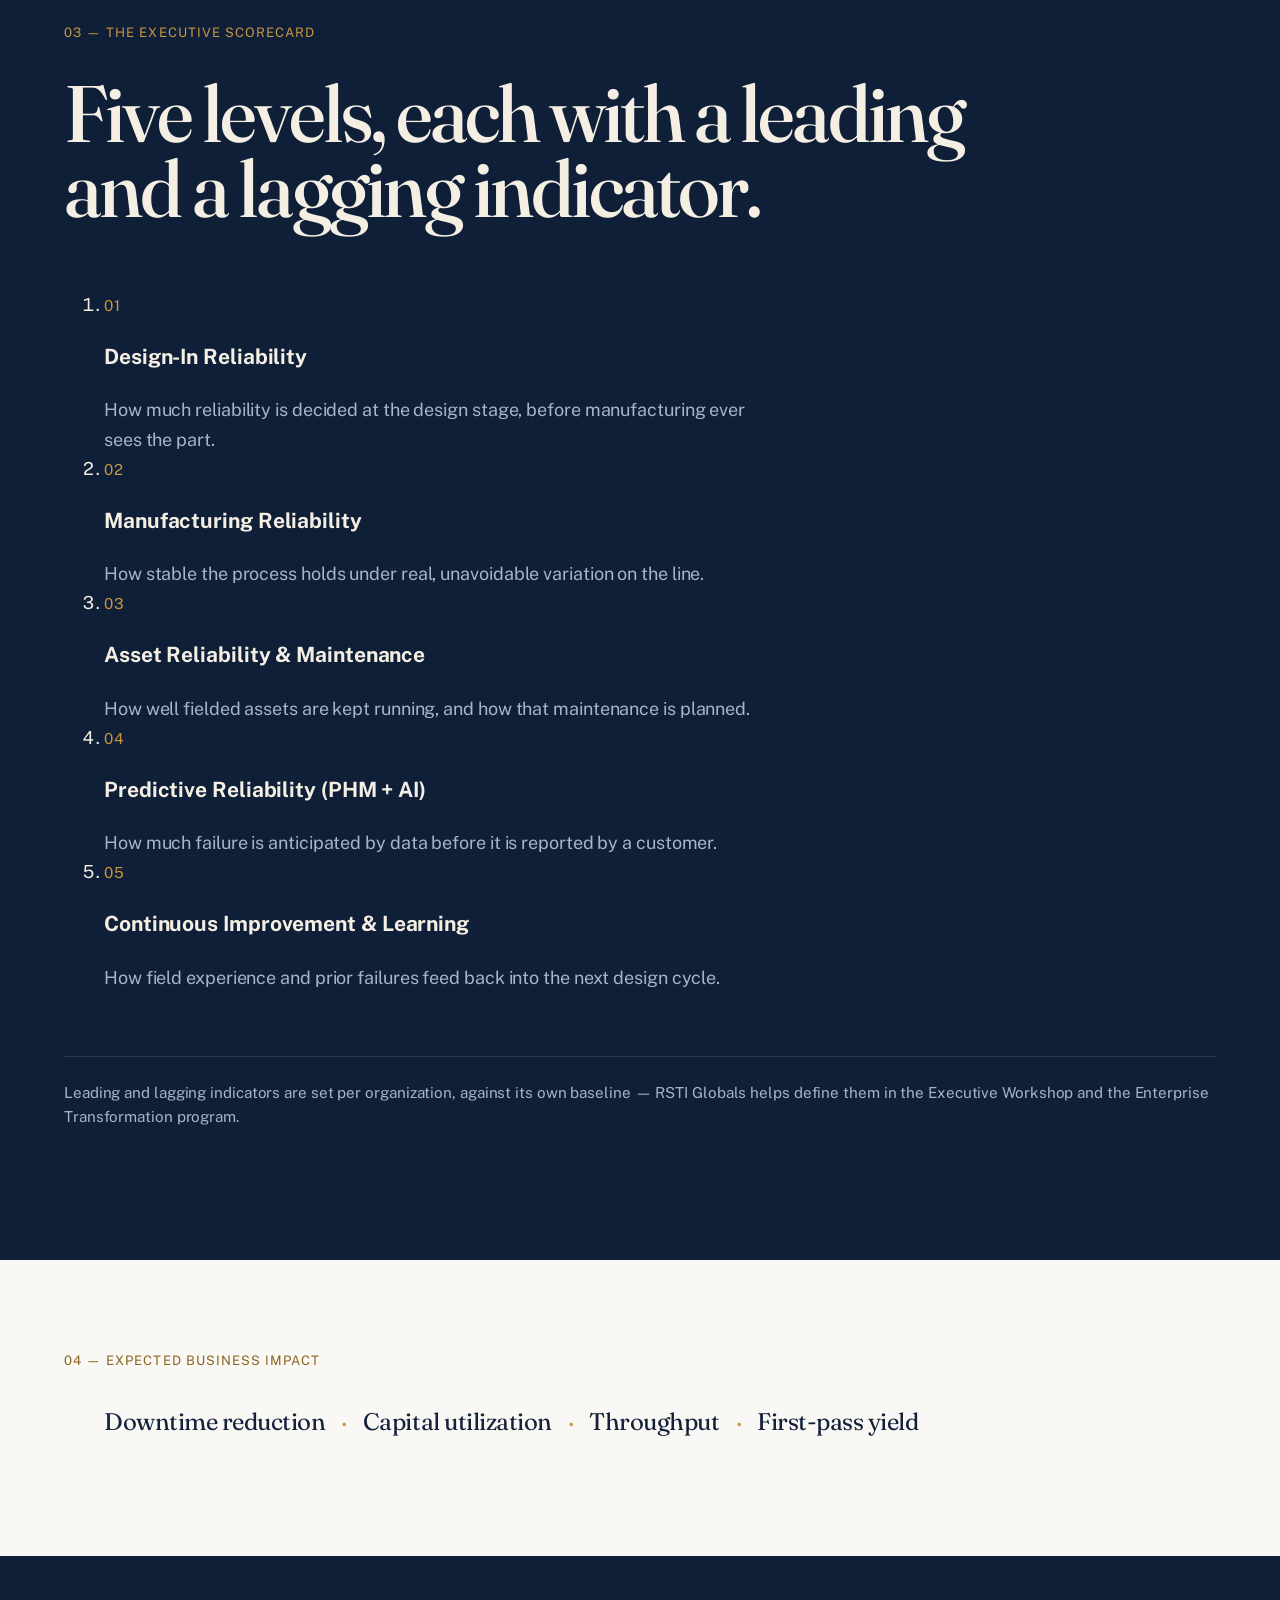
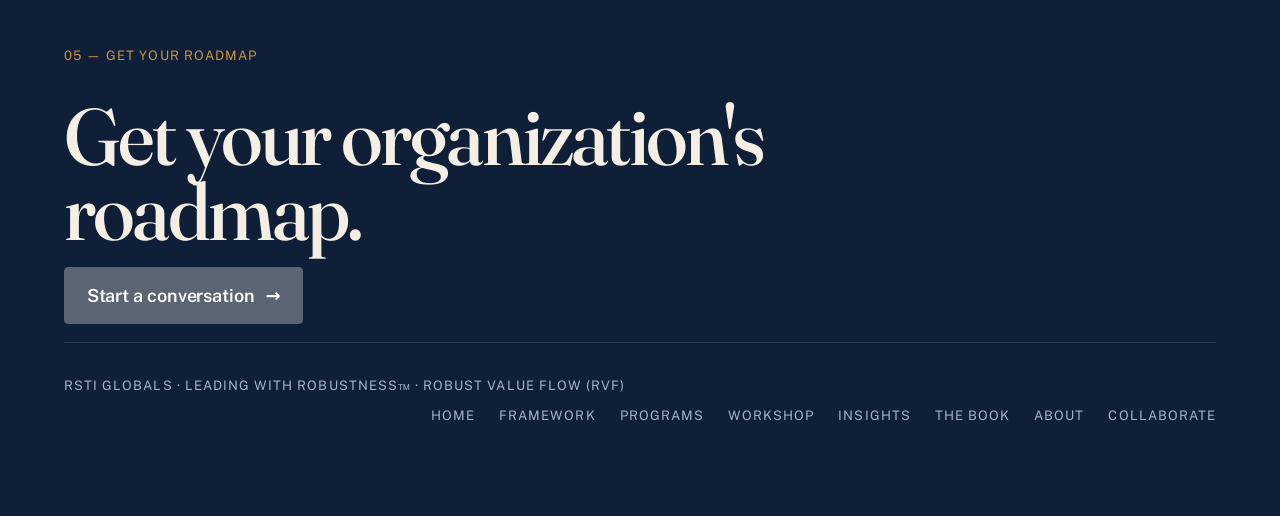
<file: roadmap.html>
﻿<!doctype html>
<html lang="en">
<head>
<meta charset="utf-8">
<meta name="viewport" content="width=device-width, initial-scale=1, viewport-fit=cover">
<title>Reliability Roadmap &amp; Scorecard | RSTI Globals</title>
<meta name="description" content="A four-phase reliability transformation roadmap, from assessment to AI and digital-twin optimization, and the executive scorecard that tracks it.">
<link rel="icon" href="data:image/svg+xml,<svg xmlns='http://www.w3.org/2000/svg' viewBox='0 0 32 32'><rect width='32' height='32' rx='6' fill='%230f1f38'/><path d='M8 22 L16 9 L24 22' stroke='%23c8963e' stroke-width='2.4' fill='none'/></svg>">
<link rel="preconnect" href="https://fonts.googleapis.com">
<link rel="preconnect" href="https://fonts.gstatic.com" crossorigin>
<link href="https://fonts.googleapis.com/css2?family=Fraunces:opsz,wght@9..144,400;9..144,500;9..144,600&family=Public+Sans:wght@400;500;600;700&display=swap" rel="stylesheet">
<link rel="stylesheet" href="scrollcraft.css">
<link rel="stylesheet" href="site.css">
</head>
<body>

<span data-sc-progress></span>
<div class="sc-grain" aria-hidden="true"></div>

<header class="site-nav">
  <a class="site-nav__mark" href="index.html" aria-label="RSTI Globals, home"><img src="assets/rsti-logo.png" alt="RSTI, Robust Sigma Technologies Innovation" width="578" height="150"></a>
  <nav class="site-nav__links" id="site-nav-links" aria-label="Primary">
    <a href="index.html#framework">Framework</a>
    <a href="programs.html">Programs</a>
    <a href="workshop.html">Workshop</a>
    <a href="roadmap.html" class="is-current" aria-current="page">Roadmap</a>
    <a href="insights.html">Insights</a>
    <a href="book.html">The Book</a>
    <a href="about.html">About</a>
  </nav>
  <div class="site-nav__right">
    <span class="site-nav__chapter" aria-hidden="true"><span class="folio__num">01</span><span class="folio__title">Roadmap</span></span>
    <a class="site-nav__cta" href="index.html#contact">Contact Us</a>
    <button class="site-nav__toggle" aria-label="Menu" aria-expanded="false" aria-controls="site-nav-links">
      <span></span><span></span><span></span>
    </button>
  </div>
</header>

<main id="top">

  <section class="chapter chapter--dark chapter--hero" data-chapter="01" data-chapter-title="Roadmap">
    <div class="sc-wrap chapter__inner chapter__inner--hero">
      <p class="sc-label" style="color:var(--rsti-gold)">Reliability Transformation</p>
      <h1 class="sc-display sc-display--xl page-hero" data-sc-in>From reactive to predictive.</h1>
      <p class="sc-lede page-lede" data-sc-in>A design-centric reliability model replaces the reactive one: Reactive → Preventive → Proactive → Predictive.</p>
    </div>
  </section>

  <section class="chapter chapter--light" data-chapter="02" data-chapter-title="Four Phases">
    <div class="sc-wrap chapter__inner">
      <p class="chapter-mark">02 — Four Phases</p>
      <ol class="pathway-steps step-list--flat" data-sc-in data-sc-stagger="70">
        <li class="pathway-step"><span class="pathway-lvl timeframe">Phase 1 · 0–6 mo</span><h3>Assess &amp; Stabilize</h3><p class="sc-body">Establish the baseline: audit current reliability practice and stabilize the failure points already known.</p></li>
        <li class="pathway-step"><span class="pathway-lvl timeframe">Phase 2 · 6–12 mo</span><h3>Design-In Reliability</h3><p class="sc-body">Move reliability upstream, into the design decisions that determine it before a part is ever built.</p></li>
        <li class="pathway-step"><span class="pathway-lvl timeframe">Phase 3 · 12–18 mo</span><h3>Predictive Health Management</h3><p class="sc-body">Instrument the fleet and the line so failure is anticipated rather than discovered.</p></li>
        <li class="pathway-step"><span class="pathway-lvl timeframe">Phase 4 · 18–24 mo</span><h3>AI &amp; Digital Twin Optimization</h3><p class="sc-body">Close the loop: a living model of the product and process that keeps improving itself.</p></li>
      </ol>
    </div>
  </section>

  <section class="chapter chapter--dark" data-chapter="03" data-chapter-title="The Scorecard">
    <div class="sc-wrap chapter__inner">
      <p class="chapter-mark">03 — The Executive Scorecard</p>
      <h2 class="sc-display sc-display--lg" data-sc-in style="max-width:26ch">Five levels, each with a leading and a lagging indicator.</h2>
      <ol class="principle-list" data-sc-in data-sc-stagger="60" style="margin-top:var(--sc-8)">
        <li><span class="principle-num">01</span><div><h3>Design-In Reliability</h3><p class="sc-body">How much reliability is decided at the design stage, before manufacturing ever sees the part.</p></div></li>
        <li><span class="principle-num">02</span><div><h3>Manufacturing Reliability</h3><p class="sc-body">How stable the process holds under real, unavoidable variation on the line.</p></div></li>
        <li><span class="principle-num">03</span><div><h3>Asset Reliability &amp; Maintenance</h3><p class="sc-body">How well fielded assets are kept running, and how that maintenance is planned.</p></div></li>
        <li><span class="principle-num">04</span><div><h3>Predictive Reliability (PHM + AI)</h3><p class="sc-body">How much failure is anticipated by data before it is reported by a customer.</p></div></li>
        <li><span class="principle-num">05</span><div><h3>Continuous Improvement &amp; Learning</h3><p class="sc-body">How field experience and prior failures feed back into the next design cycle.</p></div></li>
      </ol>
      <p class="quiet-note">Leading and lagging indicators are set per organization, against its own baseline — RSTI Globals helps define them in the Executive Workshop and the Enterprise Transformation program.</p>
    </div>
  </section>

  <section class="chapter chapter--light" data-chapter="04" data-chapter-title="Expected Impact">
    <div class="sc-wrap chapter__inner chapter__inner--tight">
      <p class="chapter-mark">04 — Expected Business Impact</p>
      <ul class="tag-row" data-sc-in style="font-size:var(--sc-t-lg); font-family:var(--sc-font-display); text-transform:none; letter-spacing:var(--sc-track-snug); color:var(--sc-ink)">
        <li>Downtime reduction</li><li>Capital utilization</li><li>Throughput</li><li>First-pass yield</li>
      </ul>
    </div>
  </section>

  <section class="chapter chapter--dark chapter--close" id="contact" data-chapter="05" data-chapter-title="Get Your Roadmap">
    <div class="sc-wrap chapter__inner chapter__inner--tight">
      <p class="chapter-mark">05 — Get Your Roadmap</p>
      <h2 class="sc-display sc-display--lg" data-sc-in>Get your organization's roadmap.</h2>
      <p class="close-line" data-sc-in><a class="link-cta link-cta--onstage" style="font-size:inherit" href="index.html#contact">Start a conversation <span aria-hidden="true">→</span></a></p>
      <footer class="colophon" data-sc-in>
        <p class="sc-label">RSTI Globals · Leading with Robustness&trade; · Robust Value Flow (RVF)</p>
        <nav class="colophon-nav" aria-label="Site">
          <a href="index.html">Home</a>
          <a href="index.html#framework">Framework</a>
          <a href="programs.html">Programs</a>
          <a href="workshop.html">Workshop</a>
          <a href="insights.html">Insights</a>
          <a href="book.html">The Book</a>
          <a href="about.html">About</a>
          <a href="index.html#contact">Collaborate</a>
        </nav>
      </footer>
    </div>
  </section>

</main>

<script src="scrollcraft.js"></script>
<script>ScrollCraft.mount(document.body);</script>
<script src="site.js"></script>
</body>
</html>
</file>
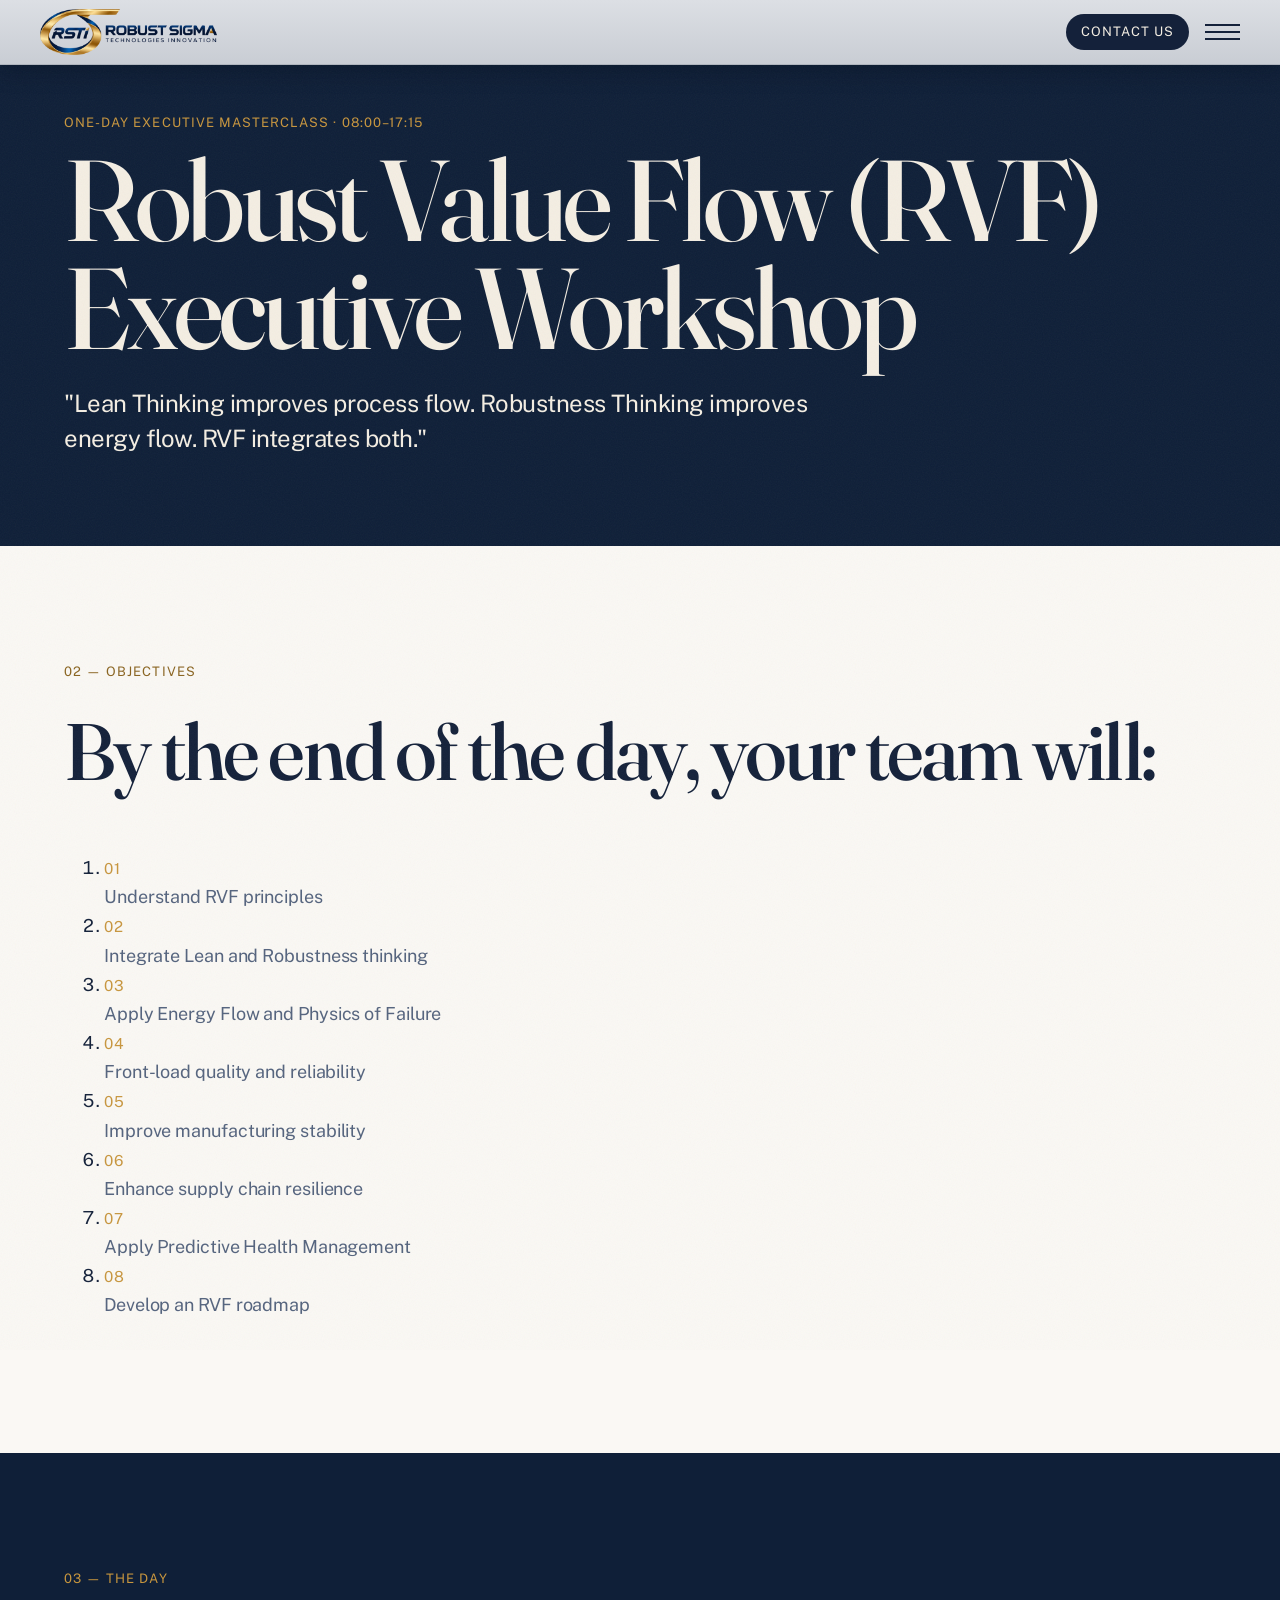
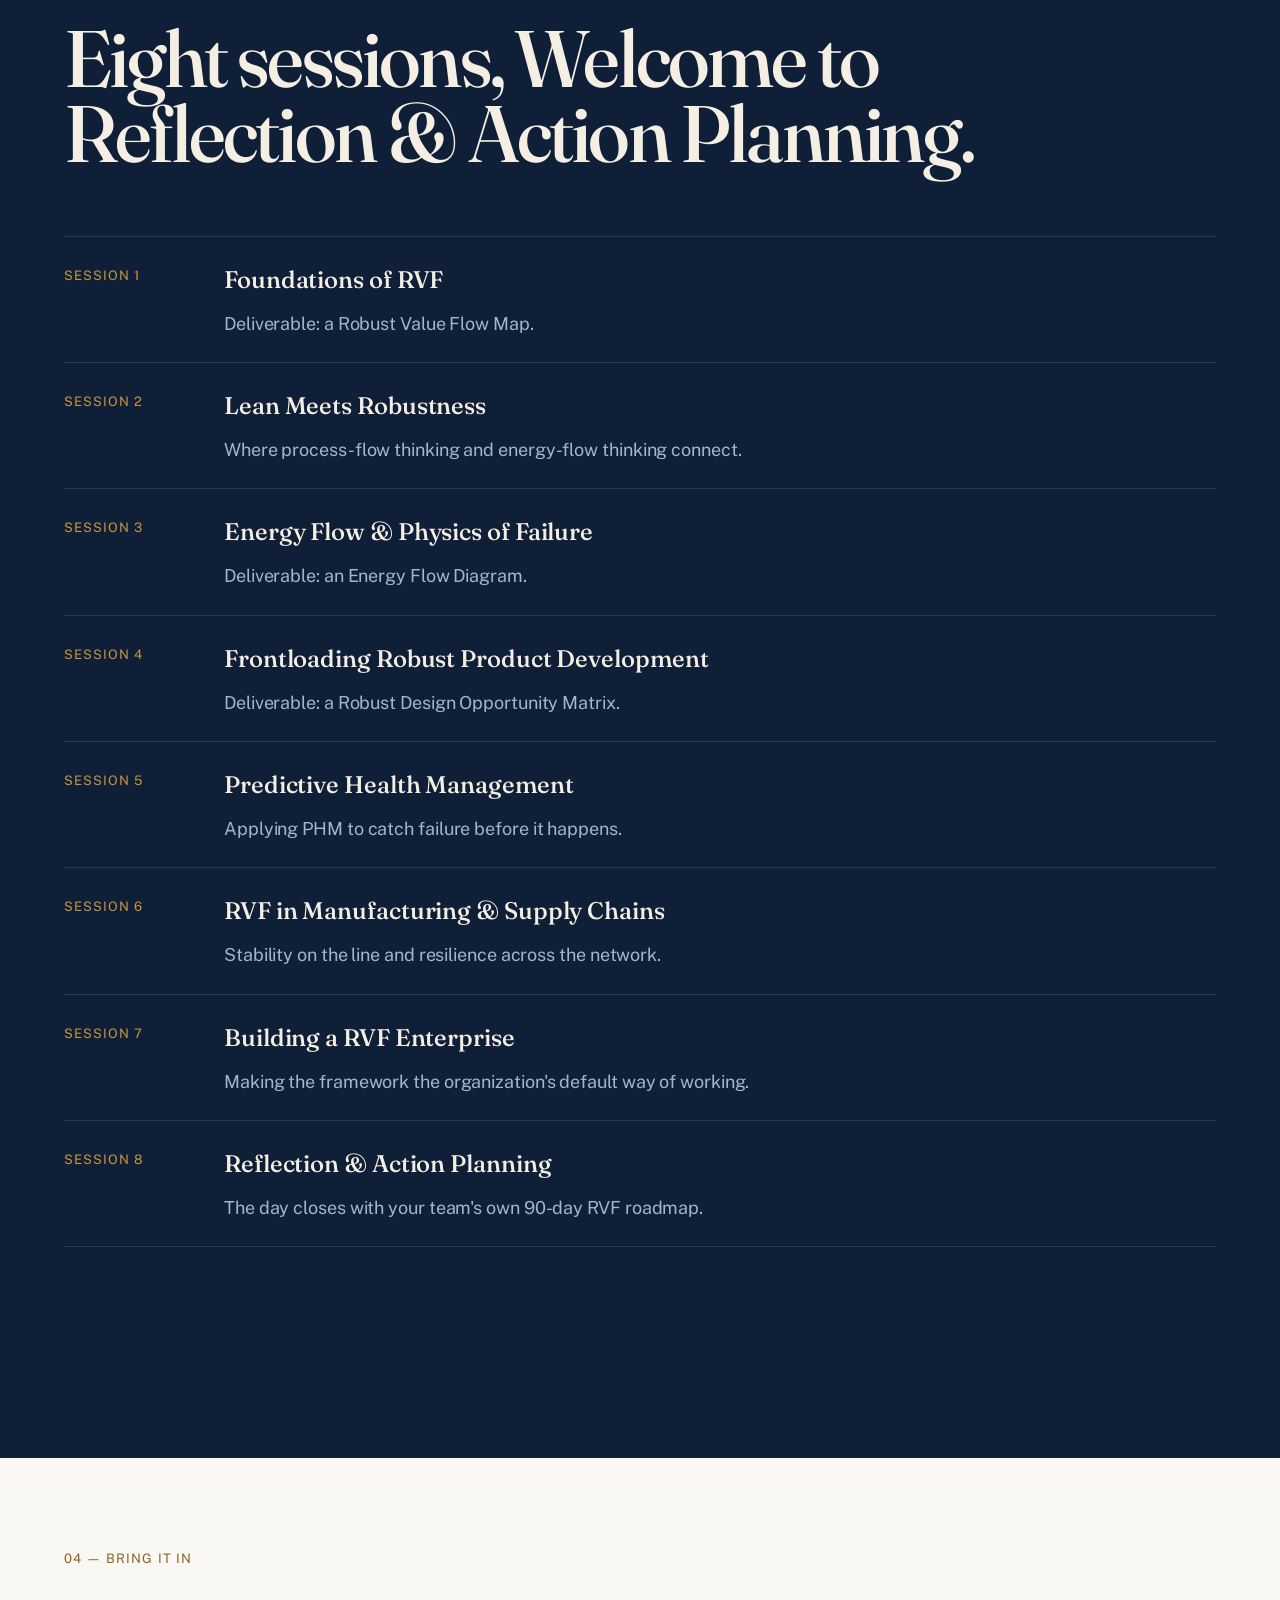
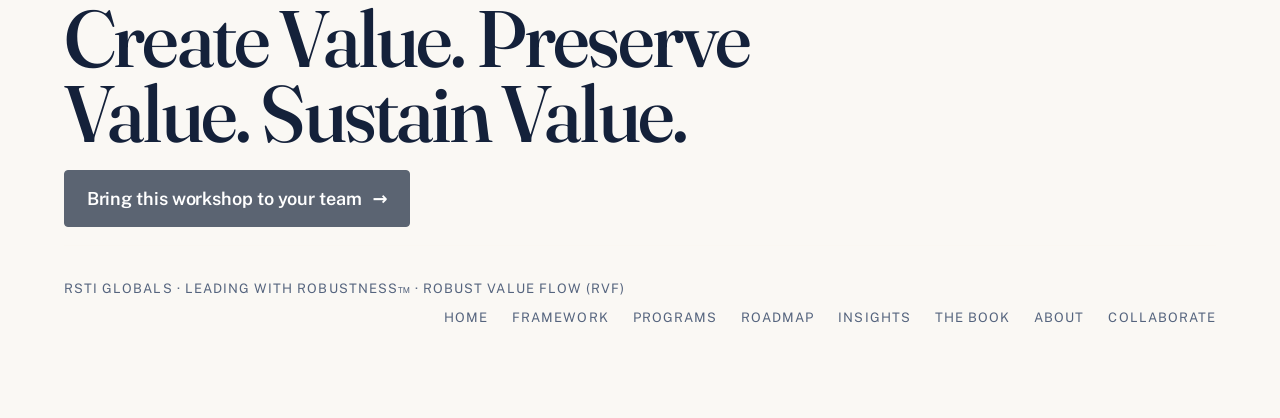
<file: workshop.html>
﻿<!doctype html>
<html lang="en">
<head>
<meta charset="utf-8">
<meta name="viewport" content="width=device-width, initial-scale=1, viewport-fit=cover">
<title>Executive Workshop | RSTI Globals</title>
<meta name="description" content="Robust Value Flow (RVF) Executive Workshop: a one-day, 08:00–17:15 program integrating Lean Thinking and Robustness Thinking into a working RVF roadmap.">
<link rel="icon" href="data:image/svg+xml,<svg xmlns='http://www.w3.org/2000/svg' viewBox='0 0 32 32'><rect width='32' height='32' rx='6' fill='%230f1f38'/><path d='M8 22 L16 9 L24 22' stroke='%23c8963e' stroke-width='2.4' fill='none'/></svg>">
<link rel="preconnect" href="https://fonts.googleapis.com">
<link rel="preconnect" href="https://fonts.gstatic.com" crossorigin>
<link href="https://fonts.googleapis.com/css2?family=Fraunces:opsz,wght@9..144,400;9..144,500;9..144,600&family=Public+Sans:wght@400;500;600;700&display=swap" rel="stylesheet">
<link rel="stylesheet" href="scrollcraft.css">
<link rel="stylesheet" href="site.css">
</head>
<body>

<span data-sc-progress></span>
<div class="sc-grain" aria-hidden="true"></div>

<header class="site-nav">
  <a class="site-nav__mark" href="index.html" aria-label="RSTI Globals, home"><img src="assets/rsti-logo.png" alt="RSTI, Robust Sigma Technologies Innovation" width="578" height="150"></a>
  <nav class="site-nav__links" id="site-nav-links" aria-label="Primary">
    <a href="index.html">Home</a>
    <a href="index.html#principles">Principles</a>
    <a href="index.html#framework">Framework</a>
    <a href="index.html#programs">Programs</a>
    <a href="index.html#pathway">Pathway</a>
    <a href="index.html#industries">Industries</a>
    <a href="index.html#book">Book</a>
    <a href="index.html#about">About</a>
    <a href="index.html#event">Upcoming</a>
  </nav>
  <div class="site-nav__right">
    <span class="site-nav__chapter" aria-hidden="true"><span class="folio__num">01</span><span class="folio__title">Workshop</span></span>
    <a class="site-nav__cta" href="index.html#contact">Contact Us</a>
    <button class="site-nav__toggle" aria-label="Menu" aria-expanded="false" aria-controls="site-nav-links">
      <span></span><span></span><span></span>
    </button>
  </div>
</header>

<main id="top">

  <section class="chapter chapter--dark chapter--hero" data-chapter="01" data-chapter-title="Workshop">
    <div class="sc-wrap chapter__inner chapter__inner--hero">
      <p class="sc-label" style="color:var(--rsti-gold)">One-Day Executive Masterclass · 08:00–17:15</p>
      <h1 class="sc-display sc-display--xl page-hero" data-sc-in>Robust Value Flow (RVF) Executive Workshop</h1>
      <p class="sc-lede page-lede" data-sc-in>"Lean Thinking improves process flow. Robustness Thinking improves energy flow. RVF integrates both."</p>
    </div>
  </section>

  <section class="chapter chapter--light" data-chapter="02" data-chapter-title="Objectives">
    <div class="sc-wrap chapter__inner">
      <p class="chapter-mark">02 — Objectives</p>
      <h2 class="sc-display sc-display--lg" data-sc-in style="max-width:24ch">By the end of the day, your team will:</h2>
      <ol class="principle-list" data-sc-in data-sc-stagger="50" style="margin-top:var(--sc-8)">
        <li><span class="principle-num">01</span><div><p class="sc-body">Understand RVF principles</p></div></li>
        <li><span class="principle-num">02</span><div><p class="sc-body">Integrate Lean and Robustness thinking</p></div></li>
        <li><span class="principle-num">03</span><div><p class="sc-body">Apply Energy Flow and Physics of Failure</p></div></li>
        <li><span class="principle-num">04</span><div><p class="sc-body">Front-load quality and reliability</p></div></li>
        <li><span class="principle-num">05</span><div><p class="sc-body">Improve manufacturing stability</p></div></li>
        <li><span class="principle-num">06</span><div><p class="sc-body">Enhance supply chain resilience</p></div></li>
        <li><span class="principle-num">07</span><div><p class="sc-body">Apply Predictive Health Management</p></div></li>
        <li><span class="principle-num">08</span><div><p class="sc-body">Develop an RVF roadmap</p></div></li>
      </ol>
    </div>
  </section>

  <section class="chapter chapter--dark" data-chapter="03" data-chapter-title="The Day">
    <div class="sc-wrap chapter__inner">
      <p class="chapter-mark">03 — The Day</p>
      <h2 class="sc-display sc-display--lg" data-sc-in style="max-width:22ch">Eight sessions, Welcome to Reflection &amp; Action Planning.</h2>
      <ol class="pathway-steps step-list--flat" data-sc-in data-sc-stagger="60" style="margin-top:var(--sc-8)">
        <li class="pathway-step"><span class="pathway-lvl">Session 1</span><h3>Foundations of RVF</h3><p class="sc-body">Deliverable: a Robust Value Flow Map.</p></li>
        <li class="pathway-step"><span class="pathway-lvl">Session 2</span><h3>Lean Meets Robustness</h3><p class="sc-body">Where process-flow thinking and energy-flow thinking connect.</p></li>
        <li class="pathway-step"><span class="pathway-lvl">Session 3</span><h3>Energy Flow &amp; Physics of Failure</h3><p class="sc-body">Deliverable: an Energy Flow Diagram.</p></li>
        <li class="pathway-step"><span class="pathway-lvl">Session 4</span><h3>Frontloading Robust Product Development</h3><p class="sc-body">Deliverable: a Robust Design Opportunity Matrix.</p></li>
        <li class="pathway-step"><span class="pathway-lvl">Session 5</span><h3>Predictive Health Management</h3><p class="sc-body">Applying PHM to catch failure before it happens.</p></li>
        <li class="pathway-step"><span class="pathway-lvl">Session 6</span><h3>RVF in Manufacturing &amp; Supply Chains</h3><p class="sc-body">Stability on the line and resilience across the network.</p></li>
        <li class="pathway-step"><span class="pathway-lvl">Session 7</span><h3>Building a RVF Enterprise</h3><p class="sc-body">Making the framework the organization's default way of working.</p></li>
        <li class="pathway-step"><span class="pathway-lvl">Session 8</span><h3>Reflection &amp; Action Planning</h3><p class="sc-body">The day closes with your team's own 90-day RVF roadmap.</p></li>
      </ol>
    </div>
  </section>

  <section class="chapter chapter--light chapter--close" id="contact" data-chapter="04" data-chapter-title="Bring It In">
    <div class="sc-wrap chapter__inner chapter__inner--tight">
      <p class="chapter-mark">04 — Bring It In</p>
      <h2 class="sc-display sc-display--lg" data-sc-in>Create Value. Preserve Value. Sustain Value.</h2>
      <p class="close-line" data-sc-in><a class="link-cta" style="font-size:inherit" href="index.html#contact">Bring this workshop to your team <span aria-hidden="true">→</span></a></p>
      <footer class="colophon" data-sc-in>
        <p class="sc-label">RSTI Globals · Leading with Robustness&trade; · Robust Value Flow (RVF)</p>
        <nav class="colophon-nav" aria-label="Site">
          <a href="index.html">Home</a>
          <a href="index.html#framework">Framework</a>
          <a href="programs.html">Programs</a>
          <a href="roadmap.html">Roadmap</a>
          <a href="insights.html">Insights</a>
          <a href="book.html">The Book</a>
          <a href="about.html">About</a>
          <a href="index.html#contact">Collaborate</a>
        </nav>
      </footer>
    </div>
  </section>

</main>

<script src="scrollcraft.js"></script>
<script>ScrollCraft.mount(document.body);</script>
<script src="site.js"></script>
</body>
</html>
</file>
<file: scrollcraft.css>
/* ============================================================================
   scrollcraft.css: the taste floor
   ----------------------------------------------------------------------------
   Two layers, and the split matters:

     TOKENS   what you override per brand. Colour roles, the type ramp, the
              spacing scale, elevation, motion. A brand is ~12 values.
     DEVICES  what the engine drives. Do not restyle these to taste; they are
              the mechanism. Style your own markup instead.

   Nothing here draws a "component". There are no card, badge, or pill classes,
   because a stylesheet that ships those is how every page built on it ends up
   with the same shapes. You get a floor and a vocabulary; the composition is
   yours.
   ========================================================================== */

/* ---------------------------------------------------------------- tokens -- */
:root {
  /* --- colour roles. Override these six and the page is rebranded. -------- */
  --sc-canvas:      #08090b;   /* the page ground. Drift interpolates this.   */
  --sc-surface:     #101217;   /* anything raised off the ground             */
  --sc-ink:         #f4f2ef;   /* primary text                               */
  --sc-ink-soft:    #9a9ba1;   /* secondary text. Tinted, never flat gray.   */
  --sc-accent:      #d8ff3e;   /* ONE accent. It owns a region, not confetti. */
  --sc-accent-ink:  #08090b;   /* text that sits on the accent               */

  --sc-hairline:    color-mix(in oklab, var(--sc-ink) 12%, transparent);
  --sc-hairline-strong: color-mix(in oklab, var(--sc-ink) 22%, transparent);

  /* --- type. Two families max. Display carries voice, text carries prose. - */
  --sc-font-display: "Instrument Sans", "Geist", system-ui, sans-serif;
  --sc-font-text:    "Geist", system-ui, sans-serif;
  --sc-font-mono:    "Geist Mono", ui-monospace, monospace;

  /* Fluid ramp. Tracking tightens as size grows because a face set at 6rem
     with 0 tracking reads loose; this is optical correction, not decoration. */
  --sc-t-xs:   clamp(0.75rem, 0.72rem + 0.15vw, 0.82rem);
  --sc-t-sm:   clamp(0.875rem, 0.84rem + 0.18vw, 0.95rem);
  --sc-t-base: clamp(1rem, 0.96rem + 0.22vw, 1.125rem);
  --sc-t-lg:   clamp(1.2rem, 1.1rem + 0.5vw, 1.5rem);
  --sc-t-xl:   clamp(1.6rem, 1.35rem + 1.2vw, 2.25rem);
  --sc-t-2xl:  clamp(2.1rem, 1.6rem + 2.4vw, 3.4rem);
  --sc-t-3xl:  clamp(2.8rem, 1.9rem + 4.2vw, 5rem);
  --sc-t-4xl:  clamp(3.4rem, 1.9rem + 6.6vw, 7.5rem);

  --sc-track-tight:  -0.035em;
  --sc-track-snug:   -0.02em;
  --sc-track-normal: -0.005em;
  --sc-track-wide:    0.08em;

  --sc-leading-none: 0.94;
  --sc-leading-tight: 1.06;
  --sc-leading-body: 1.62;

  --sc-measure: 62ch;

  /* --- space. 4px base: the useful middle steps an 8-only scale misses. --- */
  --sc-1: 0.25rem;  --sc-2: 0.5rem;   --sc-3: 0.75rem;  --sc-4: 1rem;
  --sc-5: 1.5rem;   --sc-6: 2rem;     --sc-7: 3rem;     --sc-8: 4rem;
  --sc-9: 6rem;     --sc-10: 8rem;    --sc-11: 12rem;

  /* Section rhythm is fluid so a phone doesn't inherit desktop air. */
  --sc-section: clamp(4.5rem, 9vw, 11rem);
  --sc-gutter:  clamp(1.25rem, 5vw, 5.5rem);
  --sc-maxw:    82rem;

  /* --- radius. Pick one scale for the page and hold it. ------------------- */
  --sc-r-sm: 6px;  --sc-r-md: 12px;  --sc-r-lg: 20px;  --sc-r-pill: 999px;

  /* --- elevation. Every shadow has an offset AND a soft blur, and is tinted
         to the canvas hue. A zero-offset coloured halo is decoration, not
         depth, so there isn't one here. ---------------------------------- */
  --sc-shadow-color: 220 40% 2%;
  --sc-e1: 0 1px 2px hsl(var(--sc-shadow-color) / 0.28),
           0 2px 6px -1px hsl(var(--sc-shadow-color) / 0.20);
  --sc-e2: 0 2px 4px hsl(var(--sc-shadow-color) / 0.24),
           0 8px 18px -4px hsl(var(--sc-shadow-color) / 0.30);
  --sc-e3: 0 4px 8px hsl(var(--sc-shadow-color) / 0.22),
           0 18px 40px -8px hsl(var(--sc-shadow-color) / 0.38),
           0 48px 90px -24px hsl(var(--sc-shadow-color) / 0.30);

  /* Edge light: a 1px top highlight sells a raised surface better than any
     amount of blur, because real raised things catch light on their lip. */
  --sc-edge: inset 0 1px 0 color-mix(in oklab, var(--sc-ink) 10%, transparent);

  /* --- motion. Built-in CSS easings are too weak for UI. ------------------ */
  --sc-ease-out:    cubic-bezier(0.23, 1, 0.32, 1);
  --sc-ease-in-out: cubic-bezier(0.77, 0, 0.175, 1);
  --sc-ease-drawer: cubic-bezier(0.32, 0.72, 0, 1);
  --sc-d-fast: 160ms;  --sc-d-base: 240ms;  --sc-d-slow: 420ms;

  --sc-z-stage: 1; --sc-z-copy: 20; --sc-z-chrome: 60;
}

/* --------------------------------------------------------------- reset -- */
*, *::before, *::after { box-sizing: border-box; }
html { -webkit-text-size-adjust: 100%; scroll-behavior: smooth; }
@media (prefers-reduced-motion: reduce) { html { scroll-behavior: auto; } }

body {
  margin: 0;
  background: var(--sc-canvas);
  color: var(--sc-ink);
  font-family: var(--sc-font-text);
  font-size: var(--sc-t-base);
  line-height: var(--sc-leading-body);
  letter-spacing: var(--sc-track-normal);
  -webkit-font-smoothing: antialiased;
  text-rendering: optimizeLegibility;
  font-synthesis-weight: none;
  overflow-x: clip;
}
img, video, canvas, svg { display: block; max-width: 100%; }
button, input, select, textarea { font: inherit; color: inherit; }

/* ------------------------------------------------- the browser surfaces --
   The parts you did not draw still carry the design. Selection, caret, focus
   ring, scrollbar and tabular numerals all ship with defaults that belong to no
   design system. Theming them is the cheapest signal that a page was built
   rather than assembled, and it is the step that gets skipped most reliably. */
::selection { background: var(--sc-accent); color: var(--sc-accent-ink); }
:root { caret-color: var(--sc-accent); accent-color: var(--sc-accent); }
:focus-visible {
  outline: 2px solid var(--sc-accent);
  outline-offset: 3px;
  border-radius: var(--sc-r-sm);
}
:where(a) { color: inherit; text-decoration-thickness: 1px; text-underline-offset: 0.22em; }
@supports (scrollbar-color: auto) {
  html { scrollbar-color: color-mix(in oklab, var(--sc-ink) 26%, transparent) transparent; scrollbar-width: thin; }
}
:where(table, .sc-nums, [data-sc-count]) { font-variant-numeric: tabular-nums; }

/* ----------------------------------------------------------- typography -- */
.sc-display {
  font-family: var(--sc-font-display);
  font-weight: 500;
  line-height: var(--sc-leading-none);
  letter-spacing: var(--sc-track-tight);
  text-wrap: balance;
  margin: 0;
}
.sc-display--xl { font-size: var(--sc-t-4xl); }
.sc-display--lg { font-size: var(--sc-t-3xl); }
.sc-display--md { font-size: var(--sc-t-2xl); letter-spacing: var(--sc-track-snug); }
.sc-lede {
  font-size: var(--sc-t-lg);
  line-height: 1.44;
  letter-spacing: var(--sc-track-snug);
  color: var(--sc-ink);
  max-width: 46ch;
  text-wrap: pretty;
  margin: 0;
}
.sc-body { max-width: var(--sc-measure); color: var(--sc-ink-soft); text-wrap: pretty; margin: 0; }
.sc-label {
  font-family: var(--sc-font-mono);
  font-size: var(--sc-t-xs);
  letter-spacing: var(--sc-track-wide);
  text-transform: uppercase;
  color: var(--sc-ink-soft);
}

/* ---------------------------------------------------------------- layout -- */
.sc-wrap { width: 100%; max-width: var(--sc-maxw); margin-inline: auto; padding-inline: var(--sc-gutter); }
.sc-section { padding-block: var(--sc-section); }
/* More space above a heading than below it: the gap belongs to the boundary,
   not to the pair. */
.sc-stack > * + * { margin-top: var(--sc-4); }
.sc-stack > :is(h1,h2,h3) { margin-top: var(--sc-7); }
.sc-stack > :is(h1,h2,h3):first-child { margin-top: 0; }
.sc-rule { height: 1px; border: 0; background: var(--sc-hairline); margin: 0; }

/* =============================================================== DEVICES ==
   Driven by the engine. Restyle your own markup, not these.                */

.sc-act--pinned { position: relative; }
.sc-stage {
  position: sticky; top: 0;
  height: 100vh; height: 100svh;
  overflow: clip;
  z-index: var(--sc-z-stage);
}

/* scrub / sequence media */
.sc-stage :is(video[data-sc-scrub], canvas[data-sc-sequence], .sc-stage__poster) {
  position: absolute; inset: 0;
  width: 100%; height: 100%;
  object-fit: cover;
}
video[data-sc-scrub] { opacity: 0; transition: opacity 380ms var(--sc-ease-out); }
.sc-has-clip video[data-sc-scrub] { opacity: 1; }
/* The poster is a live frame-holder, not a placeholder: it stays up until a
   real video frame has painted, which is what stops the blank-stage flash. */
.sc-stage__poster { z-index: 0; transition: opacity 380ms var(--sc-ease-out); }
.sc-has-clip .sc-stage__poster { opacity: 0; }

/* A scrim only where text sits. A full-frame darkening layer flattens the
   image everywhere to fix contrast in one corner. */
.sc-scrim {
  position: absolute; inset: 0; pointer-events: none; z-index: 1;
  background: linear-gradient(
    var(--sc-scrim-angle, 180deg),
    color-mix(in oklab, var(--sc-canvas) var(--sc-scrim-a, 78%), transparent) 0%,
    color-mix(in oklab, var(--sc-canvas) 30%, transparent) 42%,
    transparent 68%);
}
/* Point the scrim at the copy. A scrim gradient that darkens the top while the
   copy sits at the bottom fixes contrast nowhere and flattens the image
   everywhere, which is the most common way text-over-video goes wrong. */
.sc-scrim--bottom { --sc-scrim-angle: 0deg; }
.sc-scrim--left   { --sc-scrim-angle: 90deg; }
.sc-scrim--right  { --sc-scrim-angle: 270deg; }

/* Corner scrims, for copy anchored to a corner. An edge gradient has to darken
   a whole band across the frame to cover one corner; a corner gradient puts the
   density where the text is and leaves the rest of the image alone. Pair with
   .sc-copy--lead / .sc-copy--trail. */
.sc-scrim--lead {
  background: linear-gradient(to top right,
    color-mix(in oklab, var(--sc-canvas) 94%, transparent) 0%,
    color-mix(in oklab, var(--sc-canvas) 72%, transparent) 30%,
    color-mix(in oklab, var(--sc-canvas) 30%, transparent) 52%,
    transparent 72%);
}
.sc-scrim--trail {
  background: linear-gradient(to top left,
    color-mix(in oklab, var(--sc-canvas) 94%, transparent) 0%,
    color-mix(in oklab, var(--sc-canvas) 72%, transparent) 30%,
    color-mix(in oklab, var(--sc-canvas) 30%, transparent) 52%,
    transparent 72%);
}
/* A band across the bottom, for copy that spans the full width of the frame.
   That is what both corner anchors become below 860px, and it is also the right
   shape whenever the copy block is wider than a corner. */
.sc-scrim--band {
  background: linear-gradient(to top,
    color-mix(in oklab, var(--sc-canvas) 94%, transparent) 0%,
    color-mix(in oklab, var(--sc-canvas) 74%, transparent) 22%,
    color-mix(in oklab, var(--sc-canvas) 30%, transparent) 42%,
    transparent 58%);
}
.sc-scrim--vignette {
  background: radial-gradient(120% 90% at 50% 45%, transparent 40%,
              color-mix(in oklab, var(--sc-canvas) 70%, transparent) 100%);
}

/* copy over a stage.
   max-width is in rem, never ch. A `ch` on this container resolves against the
   CONTAINER's font-size (body size), not the display size of the heading inside
   it, so `max-width: 20ch` here silently produces a ~180px column and wraps a
   hero headline to six lines. Set a ch measure on the text element itself. */
.sc-copy {
  position: absolute; z-index: var(--sc-z-copy);
  inset-inline: var(--sc-gutter);
  max-width: min(46rem, 76vw);
  will-change: opacity, transform;
}
.sc-copy--lead   { left: var(--sc-gutter); bottom: clamp(3rem, 12vh, 9rem); }
/* inset-inline FIRST. It is the shorthand for left+right, so declaring it after
   `left: 50%` resets left to auto and the block drifts off the left edge. */
.sc-copy--center { inset-inline: auto; left: 50%; top: 50%; translate: -50% -50%; text-align: center; }
.sc-copy--trail  { inset-inline: auto; right: var(--sc-gutter); bottom: clamp(3rem, 12vh, 9rem); text-align: right; }

/* cue defaults: the engine writes opacity/transform inline, these are the
   pre-paint state so nothing flashes before the first read() */
[data-sc-cue] { opacity: 0; will-change: opacity, transform; }
.sc-ready [data-sc-cue] { transition: none; }

/* kinetic split */
.sc-split { display: inline-block; overflow: hidden; vertical-align: top; }
/* Descenders live below the baseline; a line mask clipped to the line box eats
   the tails off g, y, p, j. The padding buys them room back. */
.sc-split--line { display: block; padding-bottom: 0.14em; margin-bottom: -0.14em; }
.sc-split__i { display: inline-block; will-change: transform, opacity; }
.sc-is-split { opacity: 1 !important; }

/* horizontal rail */
[data-sc-pan] { display: flex; will-change: transform; }

/* reveal + parallax */
[data-sc-reveal] { will-change: clip-path; }
[data-sc-parallax] { will-change: transform; }

/* flow reveal (fires once) */
[data-sc-in], [data-sc-stagger] > * {
  opacity: 0;
  transform: translate3d(0, 14px, 0);
  transition: opacity 620ms var(--sc-ease-out), transform 620ms var(--sc-ease-out);
}
[data-sc-in].sc-in, [data-sc-stagger] > .sc-in { opacity: 1; transform: none; }

/* pointer devices */
[data-sc-tilt] { transform-style: preserve-3d; will-change: transform; }
[data-sc-magnet] { will-change: transform; }
/* isolation always; position only if nothing more specific already set it.
   Written with :where() (zero specificity) on purpose: a plain `position:
   relative` here has the same weight as `.sc-stage` and, being later in the
   file, silently wins. A stage carrying both attributes then stops being
   sticky and the whole act scrolls away instead of pinning. */
[data-sc-spotlight] { isolation: isolate; }
:where([data-sc-spotlight]) { position: relative; }
[data-sc-spotlight]::after {
  content: ""; position: absolute; inset: 0; pointer-events: none; z-index: 2;
  background: radial-gradient(
    28rem 28rem at calc(var(--sc-mx, 0.5) * 100%) calc(var(--sc-my, 0.5) * 100%),
    color-mix(in oklab, var(--sc-accent) 16%, transparent), transparent 70%);
  opacity: 0; transition: opacity var(--sc-d-slow) var(--sc-ease-out);
}
[data-sc-spotlight]:hover::after { opacity: 1; }

/* =========================================================== WORLDFLIGHT ==
   One fixed stage for the whole page. The only thing in document flow is the
   spacer, and it is empty. If you find yourself adding a section here, you want
   act mode instead: the moment a real block scrolls past the fixed stage, the
   page has a seam again and the whole point is gone.                        */

[data-sc-mode="worldflight"] { position: relative; }

.sc-world {
  position: fixed; inset: 0;
  overflow: clip;
  z-index: var(--sc-z-stage);
  background: var(--sc-canvas);
}

/* Every leg is mounted for the life of the page and stacked in the same box.
   The engine owns opacity, visibility and z-index here; do not set them. */
.sc-world__seg {
  position: absolute; inset: 0;
  opacity: 0;
  will-change: opacity;
}
.sc-world__seg > :is(video, img, canvas) {
  position: absolute; inset: 0;
  width: 100%; height: 100%;
  object-fit: cover;
}
/* The poster is the frame-holder AND the first camera move: the engine pushes
   it in slowly until a real decoded frame is available to replace it. */
.sc-world__poster {
  z-index: 0;
  transform-origin: 50% 50%;
  transition: opacity 420ms var(--sc-ease-out);
}
.sc-world__seg > video { z-index: 1; }
.sc-world__seg.sc-has-clip .sc-world__poster { opacity: 0; }
/* The act stylesheet lights a clip through its ancestor act. A worldflight leg
   has no act, so match the class the engine also writes on the clip itself. */
video[data-sc-scrub].sc-has-clip { opacity: 1; }

/* The copy layer is fixed too, and inert by default: the engine hands
   pointer-events back to a block only while it is actually legible. */
.sc-world__copy {
  position: fixed; inset: 0;
  z-index: var(--sc-z-copy);
  pointer-events: none;
}
.sc-world__scrim { position: absolute; inset: 0; pointer-events: none; z-index: 0; }
[data-sc-copy] {
  opacity: 0;
  pointer-events: none;
  will-change: opacity, transform;
}
.sc-ready [data-sc-copy] { transition: none; }

/* The track. Empty on purpose. */
.sc-world__spacer { pointer-events: none; }

/* scroll progress */
[data-sc-progress] {
  position: fixed; inset: 0 0 auto 0; height: 2px; z-index: var(--sc-z-chrome);
  background: var(--sc-accent); transform-origin: 0 50%; transform: scaleX(0);
  will-change: transform;
}

/* ----------------------------------------------------------- atmosphere --
   Depth is not only shadow. Grain keeps a flat dark ground from banding, and
   it is the difference between "a dark page" and "a lit room". */
.sc-grain { position: fixed; inset: 0; pointer-events: none; z-index: 3; opacity: 0.045; }
.sc-grain::before {
  content: ""; position: absolute; inset: -50%;
  background-image: url("data:image/svg+xml;utf8,<svg xmlns='http://www.w3.org/2000/svg' width='140' height='140'><filter id='n'><feTurbulence type='fractalNoise' baseFrequency='0.85' numOctaves='3'/></filter><rect width='140' height='140' filter='url(%23n)'/></svg>");
}

/* -------------------------------------------------------- reduced motion -- */
@media (prefers-reduced-motion: reduce) {
  /* Fewer and gentler, not zero. Opacity still carries the reveal so the page
     is comprehensible; every position change is dropped. */
  [data-sc-in], [data-sc-stagger] > * { transform: none; transition-duration: 220ms; }
  [data-sc-parallax], [data-sc-pan], .sc-split__i { transform: none !important; }
  /* A wipe is a position change too. Show reveal content settled. */
  [data-sc-reveal] { clip-path: none !important; }
  /* A rail's transform IS its navigation, not decoration. Zeroing it the way
     parallax and kinetic type are zeroed parks the act on its first screenful
     and makes everything past the fold unreachable: a device degrading into
     missing content. Hand the travel back to the reader as an ordinary scroll
     region instead, so the same items are all still gettable without motion.
     A build that would rather re-lay the rail out as a grid can still do that;
     this is the floor, not the ceiling. */
  [data-sc-act="pan"] .sc-stage,
  [data-sc-act="pan"] [data-sc-stage] {
    overflow-x: auto; overflow-y: hidden;
    overscroll-behavior-x: contain;
    scroll-snap-type: x proximity;
  }
  [data-sc-pan] > * { scroll-snap-align: center; }
  [data-sc-spotlight]::after { display: none; }
  /* A worldflight keeps its whole story here. No clip is ever fetched, so the
     posters are the film, and they cross-dissolve through exactly the same
     seams at exactly the same scroll positions. The push-in and the copy drift
     are the only things that go. */
  .sc-world__poster, [data-sc-copy] { transform: none !important; }
}

/* --------------------------------------------------------------- mobile -- */
@media (max-width: 860px) {
  .sc-copy { inset-inline: var(--sc-gutter); max-width: none; }
  .sc-copy--trail { text-align: left; }
  .sc-stage { height: 100svh; }
  /* .sc-copy--trail re-anchors to the left and spans the full width here, so a
     bottom-RIGHT corner gradient darkens the one corner the copy just left and
     guarantees a contrast failure over any bright clip. Point the density at
     the copy: the same band .sc-scrim--band paints. */
  .sc-scrim--trail {
    background: linear-gradient(to top,
      color-mix(in oklab, var(--sc-canvas) 94%, transparent) 0%,
      color-mix(in oklab, var(--sc-canvas) 74%, transparent) 22%,
      color-mix(in oklab, var(--sc-canvas) 30%, transparent) 42%,
      transparent 58%);
  }
}
</file>
<file: site.css>
﻿/* ==========================================================================
   RSTI Globals — the whole rebrand: six colours, two faces.
   Grammar: chaptered editorial. Grounds are painted per chapter (hard cuts),
   never drifted, per devices.md §10: "a cut is not an interpolation."
   ========================================================================== */
:root {
  --sc-canvas:      #0f1f38;
  --sc-surface:     #0a1626;
  --sc-ink:         #f4eee3;
  --sc-ink-soft:    #a7b3c8;
  --sc-accent:      #c8963e;
  --sc-accent-ink:  #14110a;

  --sc-font-display: "Fraunces", Georgia, serif;
  --sc-font-text:    "Public Sans", system-ui, sans-serif;
  --sc-font-mono:    "Public Sans", system-ui, sans-serif;

  /* brand-named colours, referenced directly where the token system needs a
     second lightness of the one accent hue (the two-stop-accent exception in
     taste.md, for a page that hard-cuts between light and dark grounds). */
  --rsti-navy:      #0f1f38;
  --rsti-navy-deep: #0a1626;
  --rsti-blue:      #1c4c8c;
  --rsti-gold:      #c8963e;
  --rsti-gold-deep: #8a6420;
  --rsti-paper:     #faf8f4;
  --rsti-paper-ink: #14213a;
}

body { background: var(--rsti-navy); }

/* ------------------------------------------------------------ chapters -- */
.chapter { position: relative; }

/* Stacked-panel transition: ordinary (non-act) chapters stick at the top and
   the next one physically slides up and covers them, card over card, instead
   of a plain hard cut. Each chapter keeps its own opaque ground (still a
   hard-cut colour change, per the chaptered-editorial grammar) — only the
   MOTION between them is continuous. The two act chapters (the framework pin
   and the industries pan) are deliberately left out: they already carry
   their own strong internal motion, and stacking a pinned/panned act's
   OUTER section would fight the engine's own `.sc-act--pinned` positioning. */
.chapter--stack { position: sticky; top: 0; }
.chapter--stack { border-radius: 2.5rem 2.5rem 0 0; box-shadow: 0 -2rem 4rem rgba(4, 8, 16, 0.4); }
@media (max-width: 700px) {
  .chapter--stack { border-radius: 1.5rem 1.5rem 0 0; }
}
.chapter__inner { padding-block: var(--sc-section); }
.chapter__inner--tight { padding-block: clamp(3.5rem, 7vw, 7rem); }
.chapter__inner--hero { padding-block: clamp(5rem, 11vh, 8rem) clamp(4rem, 10vh, 7rem); }

/* The flow-field sits as a true background behind the whole hero — not a
   capped strip above it — so the headline reads over it, per the client's
   own note. It is not sticky/stacked: hero's content runs taller than one
   viewport, and a sticky hero would let the next panel's covering edge
   slice across live text as it rises (measured, not guessed — the harness
   caught it before this shipped). Hero still gets covered by Programs
   sliding up over it; it simply is not stuck in place while that happens. */
.hero-band {
  position: absolute; inset: 0; z-index: 0; overflow: clip;
  background: var(--rsti-navy) url("assets/hero-bg.jpg") center/cover no-repeat;
}
.flowfield { width: 100%; height: 100%; display: block; }
.hero-band__scrim {
  position: absolute; inset: 0; z-index: 1;
  background: linear-gradient(100deg,
    color-mix(in oklab, var(--rsti-navy) 98%, transparent) 0%,
    color-mix(in oklab, var(--rsti-navy) 90%, transparent) 42%,
    color-mix(in oklab, var(--rsti-navy) 55%, transparent) 68%,
    transparent 90%),
    linear-gradient(0deg,
    color-mix(in oklab, var(--rsti-navy) 68%, transparent) 0%,
    transparent 46%);
}
@media (max-width: 860px) {
  .hero-band__scrim { background: color-mix(in oklab, var(--rsti-navy) 62%, transparent); }
}
@media (prefers-reduced-motion: reduce) {
  /* Frozen decorative circles can sit at a spot that thins small-text
     contrast when they never drift away; a stronger flat wash guarantees
     the floor regardless of where they land. */
  .hero-band__scrim { background: color-mix(in oklab, var(--rsti-navy) 80%, transparent); }
}

/* -------------------------------------------------------- flow field --
   The hero's generative graphic: a lit backdrop, orbiting rings, flowing
   gold lines, pulsing nodes and a scatter of stars — standing in for the
   stock "network road" photo. Pure vector, never a stock cliché. */
.ff-bg { fill: var(--rsti-navy); }
.ff-glow { transform-box: fill-box; }
.ff-glow--a { fill: url(#ffGlow); animation: ff-drift-a 26s ease-in-out infinite; }
.ff-glow--b { fill: url(#ffGlow); opacity: 0.6; animation: ff-drift-b 32s ease-in-out infinite; }
@keyframes ff-drift-a { 0%, 100% { transform: translate(0, 0) scale(1); } 50% { transform: translate(-3%, 2%) scale(1.08); } }
@keyframes ff-drift-b { 0%, 100% { transform: translate(0, 0) scale(1); } 50% { transform: translate(2%, -3%) scale(1.1); } }

.ff-star { fill: #f4eee3; animation: ff-twinkle 4s ease-in-out infinite; }
.ff-star:nth-child(2) { animation-delay: .7s; }
.ff-star:nth-child(3) { animation-delay: 1.4s; }
.ff-star:nth-child(4) { animation-delay: 2.1s; }
.ff-star:nth-child(5) { animation-delay: 2.8s; }
.ff-star:nth-child(6) { animation-delay: 3.4s; }
@keyframes ff-twinkle { 0%, 100% { opacity: 0.15; } 50% { opacity: 0.9; } }

.ff-ring { fill: none; stroke: var(--rsti-gold); stroke-width: 1.5; opacity: 0.32; transform-box: fill-box; transform-origin: center; }
.ff-ring--a { animation: ff-spin 100s linear infinite; }
.ff-ring--b { stroke: #6f8db8; opacity: 0.28; animation: ff-spin 75s linear infinite reverse; }
.ff-ring--c { opacity: 0.48; animation: ff-spin 55s linear infinite; }
@keyframes ff-spin { to { transform: rotate(360deg); } }

.ff-line { fill: none; stroke: url(#ffLine); stroke-width: 2; stroke-dasharray: 14 12; opacity: 0.75; animation: ff-flow 9s linear infinite; }
.ff-line--2 { stroke-width: 1.5; opacity: 0.5; animation-duration: 12s; }
.ff-line--3 { stroke-width: 1; opacity: 0.35; animation-duration: 15s; animation-direction: reverse; }
.ff-line--4 { stroke-width: 1.2; opacity: 0.4; animation-duration: 10s; }
@keyframes ff-flow { to { stroke-dashoffset: -260; } }

.ff-node { fill: var(--rsti-gold); filter: drop-shadow(0 0 6px rgba(200, 150, 62, 0.85)); transform-box: fill-box; transform-origin: center; animation: ff-pulse 3.4s ease-in-out infinite; }
.ff-node--2 { animation-delay: .4s; }
.ff-node--3 { animation-delay: .9s; }
.ff-node--4 { animation-delay: 1.5s; }
.ff-node--5 { animation-delay: 2.1s; }
@keyframes ff-pulse { 0%, 100% { opacity: 0.5; transform: scale(0.85); } 50% { opacity: 1; transform: scale(1.2); } }

@media (prefers-reduced-motion: reduce) {
  .ff-ring, .ff-line, .ff-node, .ff-glow, .ff-star { animation: none !important; opacity: 0.5; }
}

/* Pointer parallax: the world leans with the reader, not a card (feel.md §4).
   data-sc-spotlight publishes --sc-mx/--sc-my (0..1); driven here as a CSS
   parallax on the group wrappers rather than a second engine device on the
   same node, per devices.md §9's note on not stacking transforms. */
@media (hover: hover) and (pointer: fine) {
  .ff-rings, .ff-lines, .ff-nodes { transition: transform 500ms var(--sc-ease-out); }
  .ff-rings { transform: translate(calc((var(--sc-mx, 0.5) - 0.5) * -30px), calc((var(--sc-my, 0.5) - 0.5) * -20px)); }
  .ff-lines { transform: translate(calc((var(--sc-mx, 0.5) - 0.5) * 10px), calc((var(--sc-my, 0.5) - 0.5) * 6px)); }
  .ff-nodes { transform: translate(calc((var(--sc-mx, 0.5) - 0.5) * 24px), calc((var(--sc-my, 0.5) - 0.5) * 16px)); }
  .hero-band[data-sc-spotlight]::after {
    background: radial-gradient(26rem 26rem at calc(var(--sc-mx, 0.5) * 100%) calc(var(--sc-my, 0.5) * 100%),
      color-mix(in oklab, var(--rsti-gold) 16%, transparent), transparent 70%);
  }
}
@media (prefers-reduced-motion: reduce) {
  .ff-rings, .ff-lines, .ff-nodes { transform: none !important; transition: none; }
}

.chapter--dark {
  --sc-canvas: var(--rsti-navy);
  --sc-ink: #f4eee3;
  --sc-ink-soft: #a7b3c8;
  --sc-accent-local: var(--rsti-gold);
  background: var(--sc-canvas);
  color: var(--sc-ink);
}
.chapter--light {
  --sc-canvas: var(--rsti-paper);
  --sc-ink: var(--rsti-paper-ink);
  --sc-ink-soft: #55647e;
  --sc-accent-local: var(--rsti-gold-deep);
  background: var(--sc-canvas);
  color: var(--sc-ink);
}
.chapter--light .sc-body { color: var(--sc-ink-soft); }
.chapter--light .sc-label { color: var(--sc-ink-soft); }
.chapter--dark .sc-body { color: var(--sc-ink-soft); }
.chapter--dark .sc-label { color: var(--sc-ink-soft); }
.chapter--dark ::selection { background: var(--rsti-gold); color: var(--rsti-navy-deep); }
.chapter--light ::selection { background: var(--rsti-navy); color: var(--rsti-paper); }

.chapter-mark {
  font-family: var(--sc-font-mono);
  font-size: var(--sc-t-xs);
  letter-spacing: var(--sc-track-wide);
  text-transform: uppercase;
  color: var(--sc-accent-local);
  margin: 0 0 var(--sc-6);
}
.chapter-mark--onstage { color: var(--rsti-gold); }

/* ---------------------------------------------------------- top nav -- */
.site-nav {
  position: fixed; inset-inline: 0; top: 0; z-index: var(--sc-z-chrome);
  display: flex; align-items: center; gap: var(--sc-6);
  padding: 0.85rem clamp(1.25rem, 4vw, 2.5rem);
  background: color-mix(in oklab, var(--rsti-navy-deep) 84%, transparent);
  backdrop-filter: blur(10px);
  border-bottom: 1px solid rgba(244, 238, 227, 0.08);
  font-family: var(--sc-font-mono);
}
.site-nav__mark {
  flex-shrink: 0; text-decoration: none; color: #f4eee3;
  font-weight: 700; font-size: var(--sc-t-sm);
  letter-spacing: var(--sc-track-wide); text-transform: uppercase;
}
.site-nav__mark em { color: var(--rsti-gold); font-style: normal; }
.site-nav__links {
  display: flex; align-items: center; gap: clamp(0.7rem, 1.15vw, 1.1rem);
  margin-left: var(--sc-4); flex: 1;
}
.site-nav__links a {
  font-size: var(--sc-t-xs); letter-spacing: 0.08em; text-transform: uppercase;
  color: rgba(244, 238, 227, 0.72); text-decoration: none; white-space: nowrap;
  padding-block: 0.3em; border-bottom: 1px solid transparent;
  transition: color 160ms var(--sc-ease-out), border-color 160ms var(--sc-ease-out);
}
.site-nav__links a:hover, .site-nav__links a.is-current { color: #f4eee3; border-color: var(--rsti-gold); }
.site-nav__right { display: flex; align-items: center; gap: var(--sc-5); margin-left: auto; }
.site-nav__chapter {
  display: flex; gap: 0.5em; font-size: var(--sc-t-xs);
  letter-spacing: var(--sc-track-wide); text-transform: uppercase;
  color: rgba(244, 238, 227, 0.5);
}
.site-nav__chapter .folio__num { color: var(--rsti-gold); }
.site-nav__cta {
  font-size: var(--sc-t-xs); letter-spacing: var(--sc-track-wide); text-transform: uppercase;
  color: var(--rsti-navy-deep); background: var(--rsti-gold);
  padding: 0.55em 1.1em; border-radius: var(--sc-r-pill);
  text-decoration: none; white-space: nowrap; flex-shrink: 0;
  transition: transform 140ms var(--sc-ease-out), background 140ms var(--sc-ease-out);
}
.site-nav__cta:hover { background: #d8a857; transform: translateY(-1px); }
.site-nav__toggle {
  display: none; flex-direction: column; justify-content: center; gap: 5px;
  width: 2.2rem; height: 2.2rem; background: none; border: 0; cursor: pointer;
  padding: 0;
}
.site-nav__toggle span { display: block; width: 100%; height: 2px; background: #f4eee3; transition: transform 200ms var(--sc-ease-out), opacity 200ms var(--sc-ease-out); }
.site-nav__toggle[aria-expanded="true"] span:nth-child(1) { transform: translateY(7px) rotate(45deg); }
.site-nav__toggle[aria-expanded="true"] span:nth-child(2) { opacity: 0; }
.site-nav__toggle[aria-expanded="true"] span:nth-child(3) { transform: translateY(-7px) rotate(-45deg); }

@media (max-width: 1400px) {
  .site-nav { flex-wrap: wrap; max-height: 100vh; overflow-y: auto; }
  .site-nav__links {
    display: none; order: 3; width: 100%; margin-left: 0;
    flex-direction: column; align-items: flex-start; gap: 0;
    padding-top: var(--sc-4); border-top: 1px solid rgba(244, 238, 227, 0.08); margin-top: var(--sc-4);
  }
  .site-nav__links.is-open { display: flex; }
  .site-nav__links a { padding-block: 0.65em; width: 100%; }
  .site-nav__chapter { display: none; }
  .site-nav__toggle { display: flex; order: 2; }
  .site-nav__right { order: 1; margin-left: auto; gap: var(--sc-4); }
}

/* --------------------------------------------------------------- hero -- */
.hero-eyebrow {
  display: inline-block; color: var(--rsti-gold); margin-bottom: var(--sc-5);
  background: color-mix(in oklab, var(--rsti-navy-deep) 82%, transparent);
  backdrop-filter: blur(6px);
  padding: 0.5em 0.9em; border-radius: var(--sc-r-pill);
}
.hero-h1 { max-width: 16ch; margin-bottom: var(--sc-5); }
.hero-signature {
  max-width: 46ch; margin-bottom: var(--sc-5);
  font-family: var(--sc-font-display); font-style: italic;
  font-size: var(--sc-t-lg); color: var(--rsti-gold);
}
.hero-lede { max-width: 46ch; margin-bottom: var(--sc-6); }
.hero-thesis { max-width: 50ch; margin-bottom: var(--sc-7); font-size: var(--sc-t-sm); color: var(--sc-ink-soft); line-height: 1.6; }
.hero-ctas { display: flex; flex-wrap: wrap; gap: var(--sc-6); margin-bottom: var(--sc-8); }

/* ------------------------------------------------------------- trace rail --
   The side index: a clickable jump-to-section nav whose fill line is a
   continuous thread down the whole page, so the hero's flow-field visually
   carries through every hard-cut chapter rather than stopping at the fold.
   Chrome, not a chapter ground, so it does not break the chaptered-editorial
   hard-cut rule (devices.md §10). */
.trace-rail {
  position: fixed; z-index: var(--sc-z-chrome);
  left: clamp(1rem, 2.5vw, 2rem); top: 50%; transform: translateY(-50%);
  height: min(58vh, 30rem); width: 2.6rem;
  display: flex; flex-direction: column; align-items: center;
  padding: 1.5rem 0 1.35rem;
  border-radius: 999px;
  background: color-mix(in oklab, var(--rsti-navy-deep) 58%, transparent);
  backdrop-filter: blur(10px);
  border: 1px solid rgba(200, 150, 62, 0.3);
  box-shadow: 0 12px 34px rgba(3, 7, 16, 0.45), inset 0 1px 0 rgba(244, 238, 227, 0.07);
}
.trace-rail__track {
  position: relative; flex: 1; width: 2px; border-radius: 2px;
  background: rgba(244, 238, 227, 0.16);
}
.trace-rail__fill {
  position: absolute; inset: 0 auto 0 0; width: 100%; height: 100%;
  background: var(--rsti-gold); transform-origin: top; transform: scaleY(0);
  border-radius: 2px; box-shadow: 0 0 10px rgba(200, 150, 62, 0.7);
  will-change: transform;
}
.trace-rail__dot {
  position: absolute; left: 50%; width: 0.7rem; height: 0.7rem;
  transform: translate(-50%, -50%); border-radius: 50%;
  background: var(--rsti-navy); border: 1.5px solid rgba(244, 238, 227, 0.5);
  pointer-events: auto; cursor: pointer;
  animation: trace-invite 2.6s ease-in-out infinite;
  transition: background 220ms var(--sc-ease-out), border-color 220ms var(--sc-ease-out), transform 160ms var(--sc-ease-out), box-shadow 220ms var(--sc-ease-out);
}
.trace-rail__dot:nth-of-type(2n) { animation-delay: .5s; }
.trace-rail__dot:nth-of-type(3n) { animation-delay: 1.1s; }
@keyframes trace-invite {
  0%, 100% { box-shadow: 0 0 0 0 rgba(200, 150, 62, 0.4); }
  50% { box-shadow: 0 0 0 7px rgba(200, 150, 62, 0); }
}
.trace-rail__dot:hover { transform: translate(-50%, -50%) scale(1.55); border-color: var(--rsti-gold); animation-play-state: paused; }
.trace-rail__dot.is-active {
  background: var(--rsti-gold); border-color: var(--rsti-gold);
  transform: translate(-50%, -50%) scale(1.35);
  box-shadow: 0 0 14px rgba(200, 150, 62, 0.9);
  animation: none;
}
.trace-rail__tip {
  position: absolute; left: calc(100% + 1rem); top: 50%; transform: translateY(-50%);
  white-space: nowrap; font-family: var(--sc-font-mono); font-size: var(--sc-t-xs);
  letter-spacing: var(--sc-track-wide); text-transform: uppercase;
  color: #f4eee3; background: color-mix(in oklab, var(--rsti-navy-deep) 92%, transparent);
  padding: 0.4em 0.75em; border-radius: var(--sc-r-sm);
  border: 1px solid rgba(200, 150, 62, 0.25);
  opacity: 0; transform: translateY(-50%) translateX(-4px); pointer-events: none;
  transition: opacity var(--sc-d-fast) var(--sc-ease-out), transform var(--sc-d-fast) var(--sc-ease-out);
}
.trace-rail__dot:hover .trace-rail__tip, .trace-rail__dot:focus-visible .trace-rail__tip { opacity: 1; transform: translateY(-50%) translateX(0); }
@media (max-width: 980px) { .trace-rail { display: none; } }
@media (prefers-reduced-motion: reduce) { .trace-rail__dot { transition: none; animation: none; } }

/* The rail floats in the left gutter; reserve real clearance there so it
   never sits on top of left-anchored text (it's fixed at 50vh, so it passes
   over whichever chapter happens to be scrolled to centre-screen). */
@media (min-width: 981px) {
  body:has(.trace-rail) .sc-wrap { padding-left: calc(var(--sc-gutter) + 3.5rem); }
  body:has(.trace-rail) .industries-head { left: calc(var(--sc-gutter) + 3.5rem); }
  body:has(.trace-rail) .industries-rail { padding-left: calc(var(--sc-gutter) + 3.5rem); }
}

/* --------------------------------------------------------- link / cta -- */
/* Secondary button: same shape as .workshop-button, gray instead of gold. */
.link-cta {
  display: inline-flex; align-items: center; justify-content: center; gap: 0.6em;
  padding: .95rem 1.35rem; min-height: 48px; border-radius: 4px;
  background: #5b6472; border: 1px solid #5b6472; color: #fff;
  text-decoration: none; font-weight: 600; font-size: var(--sc-t-base); line-height: 1.4;
  transition: background var(--sc-d-fast) var(--sc-ease-out), border-color var(--sc-d-fast) var(--sc-ease-out), gap var(--sc-d-fast) var(--sc-ease-out);
}
.link-cta:hover { background: #6e7888; border-color: #6e7888; gap: 0.8em; }
.link-cta:focus-visible { outline: 3px solid currentColor; outline-offset: 5px; }
.link-cta span { transition: transform var(--sc-d-fast) var(--sc-ease-out); }
.link-cta:hover span { transform: translateX(2px); }

/* ------------------------------------------------------------ programs -- */


/* ---------------------------------------------------------- principles -- */
.principles-h2 { max-width: 20ch; margin-bottom: var(--sc-5); }
.principles-lede { max-width: 90ch; font-size: var(--sc-t-base); line-height: 1.65; color: var(--sc-ink-soft); margin-bottom: var(--sc-8); }
.principle-grid { display: grid; grid-template-columns: repeat(3, minmax(0, 1fr)); gap: var(--sc-6) var(--sc-7); margin-bottom: var(--sc-8); }
.principle-card { border-top: 1px solid var(--sc-hairline); padding-top: var(--sc-4); }
.principle-num { font-family: var(--sc-font-mono); color: var(--rsti-gold); font-size: var(--sc-t-sm); letter-spacing: var(--sc-track-wide); }
.principle-card h3 { font-family: var(--sc-font-display); font-weight: 500; font-size: var(--sc-t-lg); margin: var(--sc-2) 0 var(--sc-3); letter-spacing: var(--sc-track-snug); }
.principle-q { font-weight: 600; font-size: var(--sc-t-sm); margin: 0 0 var(--sc-2); }
.principle-a { font-size: var(--sc-t-sm); color: var(--sc-ink-soft); line-height: 1.6; margin: 0; }
.principles-foot { display: grid; grid-template-columns: 1.7fr 1fr; gap: var(--sc-8); align-items: center; }
.principle-example { padding: var(--sc-5) var(--sc-6); border: 1px solid var(--sc-hairline); border-radius: var(--sc-r-md); background: color-mix(in oklab, var(--sc-canvas) 94%, var(--rsti-gold) 6%); }
.principle-example .sc-label { color: var(--rsti-gold-deep); margin-bottom: var(--sc-3); }
.principle-example .sc-body { font-size: var(--sc-t-sm); line-height: 1.65; color: var(--sc-ink-soft); margin: 0; }
.principles-close { font-family: var(--sc-font-display); font-style: italic; font-size: var(--sc-t-xl); line-height: 1.3; margin: 0; }
@media (max-width: 980px) { .principle-grid { grid-template-columns: repeat(2, minmax(0, 1fr)); } .principles-foot { grid-template-columns: 1fr; gap: var(--sc-6); } }
@media (max-width: 640px) { .principle-grid { grid-template-columns: 1fr; } }

/* Next-section button at the bottom of each chapter. */
/* --------------------------------------------------------------- stats -- */
.stats-row { display: grid; grid-template-columns: repeat(4, 1fr); gap: var(--sc-7); }
.stat-num { color: var(--rsti-gold-deep); }
.chapter--dark .stat-num { color: var(--rsti-gold); }
.stat-label { max-width: 20ch; }
@media (max-width: 860px) { .stats-row { grid-template-columns: repeat(2, 1fr); } }

/* ----------------------------------------------------------- framework -- */
.framework-stage { display: flex; align-items: center; padding-block: clamp(4.5rem, 9vh, 6rem) clamp(2rem, 5vh, 4rem); }
.framework-grid { display: grid; grid-template-columns: 1fr 1.15fr; gap: var(--sc-10); align-items: center; width: 100%; }
.framework-intro { max-width: 34ch; }
.framework-quote { font-family: var(--sc-font-display); font-style: italic; font-size: var(--sc-t-lg); color: var(--sc-ink); margin: var(--sc-6) 0; max-width: 22ch; }
.framework-method { color: var(--sc-ink-soft); margin: 0 0 var(--sc-6); font-size: var(--sc-t-sm); letter-spacing: var(--sc-track-snug); }
.framework-note { color: var(--sc-ink-soft); margin-bottom: var(--sc-6); }

.flow { position: relative; height: min(62vh, 620px); min-height: 440px; display: flex; }
.flow__track {
  position: relative; width: 2px; margin-inline: 1.4rem 0; flex-shrink: 0;
  background: color-mix(in oklab, var(--sc-ink) 16%, transparent);
}
.flow__fill {
  position: absolute; inset: 0 auto 0 0; width: 100%; height: 100%;
  background: var(--rsti-gold);
}
.flow__nodes {
  list-style: none; margin: 0; padding: 0;
  display: flex; flex-direction: column; justify-content: space-between;
  flex: 1; margin-left: var(--sc-6);
}
.flow__node {
  display: flex; align-items: center; gap: var(--sc-4);
}
.flow__dot {
  width: 0.65rem; height: 0.65rem; border-radius: 50%; flex-shrink: 0;
  background: var(--rsti-navy); border: 2px solid color-mix(in oklab, var(--sc-ink) 30%, transparent);
  margin-left: calc(-1.4rem - 0.325rem + 1px);
  transition: background var(--sc-d-base) var(--sc-ease-out), border-color var(--sc-d-base) var(--sc-ease-out);
}
.flow__dot { background: var(--rsti-gold); border-color: var(--rsti-gold); }
.flow__label { font-size: var(--sc-t-sm); font-weight: 600; letter-spacing: var(--sc-track-snug); line-height: 1.2; }
.flow__node.is-end .flow__label { font-family: var(--sc-font-display); font-size: var(--sc-t-lg); font-weight: 500; }

@media (max-width: 980px) {
  .framework-grid { display: flex; flex-direction: column; grid-template-columns: none; gap: var(--sc-7); }
  .framework-intro { max-width: none; }
  .flow { height: auto; }
  .flow__nodes { gap: var(--sc-4); }
}

/* ------------------------------------------------------------- pathway -- */
.pathway-steps { list-style: none; margin: var(--sc-9) 0; padding: 0; display: grid; gap: 0; border-top: 1px solid var(--sc-hairline); }
.pathway-step {
  display: grid; grid-template-columns: 8rem 1fr; column-gap: var(--sc-6); row-gap: 0.25em; align-items: start;
  padding-block: var(--sc-5); border-bottom: 1px solid var(--sc-hairline);
  padding-left: calc(var(--lvl) * 0.6rem);
}
.pathway-lvl { padding-top: 0.3em; }
.pathway-lvl { grid-column: 1; grid-row: 1; font-family: var(--sc-font-mono); font-size: var(--sc-t-xs); letter-spacing: var(--sc-track-wide); text-transform: uppercase; color: var(--sc-accent-local); }
.pathway-step h3 { grid-column: 2; grid-row: 1; font-family: var(--sc-font-display); font-weight: 500; font-size: var(--sc-t-lg); margin: 0 0 0.2em; }
.pathway-step p { grid-column: 2; grid-row: 2; margin: 0; }

.pathway-resources { display: grid; grid-template-columns: repeat(3, 1fr); gap: var(--sc-7); margin-block: var(--sc-9); padding-top: var(--sc-7); border-top: 1px solid var(--sc-hairline); }
.pathway-resources h4 { font-family: var(--sc-font-display); font-weight: 500; font-size: var(--sc-t-base); margin: 0 0 var(--sc-2); }
@media (max-width: 860px) {
  .pathway-step { grid-template-columns: 1fr; padding-left: 0; }
  .pathway-lvl { grid-column: 1; grid-row: 1; }
  .pathway-step h3 { grid-column: 1; grid-row: 2; }
  .pathway-step p { grid-column: 1; grid-row: 3; }
  .pathway-resources { grid-template-columns: 1fr; }
}

/* ----------------------------------------------------------- industries -- */
.industries-lede { color: var(--rsti-gold); margin-bottom: var(--sc-4); }
.industries-list { font-size: var(--sc-t-xl); font-family: var(--sc-font-display); max-width: 34ch; letter-spacing: var(--sc-track-snug); }

/* ------------------------------------------------------------- insights -- */
.insight-idx { font-family: var(--sc-font-mono); color: var(--sc-accent-local); font-size: var(--sc-t-sm); }
.insights-lead { border-bottom: 1px solid var(--sc-hairline); padding-bottom: var(--sc-8); margin-bottom: var(--sc-2); }
.insights-lead h2 { margin: var(--sc-3) 0 var(--sc-3); }
.insights-list { list-style: none; margin: 0; padding: 0; }
.insights-list li { padding-block: var(--sc-5); border-bottom: 1px solid var(--sc-hairline); }
.insights-list h3 { font-family: var(--sc-font-display); font-weight: 500; font-size: var(--sc-t-lg); margin: 0.3em 0 0.2em; }
.pathway-plan { max-width: 62ch; color: var(--sc-ink-soft); font-size: var(--sc-t-sm); line-height: 1.6; }
.pathway-cta { margin-top: var(--sc-8); }

/* ----------------------------------------------------------------- book -- */
.book-cite { margin: 0 0 var(--sc-6); border-left: 2px solid var(--rsti-gold); padding-left: var(--sc-6); }
.book-title { font-style: italic; max-width: 24ch; }
.book-pub { margin-top: var(--sc-4); font-style: normal; }
.book-desc { max-width: 52ch; }

/* ---------------------------------------------------------------- close -- */
.chapter--close .sc-display--lg { max-width: 18ch; }
.close-intro { display: grid; grid-template-columns: auto 1fr; gap: var(--sc-9); align-items: start; margin-bottom: var(--sc-9); }
.close-portrait { width: 260px; height: 325px; object-fit: cover; border-radius: var(--sc-r-md); }
.close-lede { max-width: 48ch; margin: var(--sc-5) 0 var(--sc-7); }
@media (max-width: 700px) { .close-intro { grid-template-columns: 1fr; } .close-portrait { width: 180px; height: 225px; } }
.colophon { border-top: 1px solid var(--sc-hairline); padding-top: var(--sc-6); display: flex; flex-wrap: wrap; gap: var(--sc-2) var(--sc-6); align-items: center; }
.colophon p { margin: 0; }
.colophon-nav { display: flex; flex-wrap: wrap; gap: var(--sc-5); margin-left: auto; }
.colophon-nav a { font-family: var(--sc-font-mono); font-size: var(--sc-t-xs); letter-spacing: var(--sc-track-wide); text-transform: uppercase; color: var(--sc-ink-soft); text-decoration: none; }
.colophon-nav a:hover { color: var(--rsti-gold); }
@media (max-width: 700px) { .colophon-nav { margin-left: 0; } }

/* ------------------------------------------------------------- gallery -- */
.gallery-grid {
  display: grid; grid-template-columns: repeat(auto-fill, minmax(15rem, 1fr));
  gap: var(--sc-5);
}
.gallery-item {
  position: relative; aspect-ratio: 4 / 3; overflow: clip;
  border-radius: var(--sc-r-md); border: 1px solid var(--sc-hairline);
  background: color-mix(in oklab, var(--sc-canvas) 92%, var(--rsti-navy-deep));
  cursor: pointer; padding: 0;
}
.gallery-item img {
  width: 100%; height: 100%; object-fit: cover; display: block;
  transition: transform 400ms var(--sc-ease-out);
}
.gallery-item:hover img, .gallery-item:focus-visible img { transform: scale(1.05); }
.gallery-item__cap {
  position: absolute; inset: auto 0 0 0; z-index: 1; padding: var(--sc-4);
  font-family: var(--sc-font-mono); font-size: var(--sc-t-xs);
  letter-spacing: var(--sc-track-wide); color: #f4eee3; text-align: left;
  background: linear-gradient(0deg, rgba(10, 22, 38, 0.82) 0%, transparent 90%);
  opacity: 0; transition: opacity 200ms var(--sc-ease-out);
}
.gallery-item:hover .gallery-item__cap, .gallery-item:focus-visible .gallery-item__cap { opacity: 1; }
.gallery-empty {
  font-size: var(--sc-t-sm); color: var(--sc-ink-soft);
  border: 1px dashed var(--sc-hairline-strong); border-radius: var(--sc-r-md);
  padding: var(--sc-8); text-align: center;
}
.gallery-empty code { font-family: var(--sc-font-mono); background: color-mix(in oklab, var(--sc-ink) 8%, transparent); padding: 0.15em 0.4em; border-radius: var(--sc-r-sm); }

.lightbox {
  position: fixed; inset: 0; z-index: 90;
  display: flex; align-items: center; justify-content: center;
  background: rgba(6, 10, 18, 0.92); backdrop-filter: blur(6px);
  padding: clamp(1.5rem, 6vw, 5rem);
}
.lightbox[hidden] { display: none; }
.lightbox__figure { max-width: 100%; max-height: 100%; margin: 0; display: flex; flex-direction: column; align-items: center; gap: var(--sc-4); }
.lightbox__figure img { max-width: 100%; max-height: 80vh; width: auto; height: auto; border-radius: var(--sc-r-sm); box-shadow: var(--sc-e3); }
.lightbox__figure figcaption { color: #e9e3d8; font-family: var(--sc-font-mono); font-size: var(--sc-t-xs); letter-spacing: var(--sc-track-wide); text-transform: uppercase; text-align: center; }
.lightbox__close, .lightbox__nav {
  position: absolute; background: rgba(244, 238, 227, 0.08); color: #f4eee3;
  border: 1px solid rgba(244, 238, 227, 0.2); border-radius: 50%;
  width: 2.75rem; height: 2.75rem; font-size: 1.4rem; line-height: 1;
  display: flex; align-items: center; justify-content: center; cursor: pointer;
  transition: background 140ms var(--sc-ease-out);
}
.lightbox__close:hover, .lightbox__nav:hover { background: rgba(244, 238, 227, 0.18); }
.lightbox__close { top: clamp(1rem, 3vw, 2rem); right: clamp(1rem, 3vw, 2rem); }
.lightbox__nav--prev { left: clamp(0.75rem, 3vw, 2rem); top: 50%; transform: translateY(-50%); }
.lightbox__nav--next { right: clamp(0.75rem, 3vw, 2rem); top: 50%; transform: translateY(-50%); }
@media (max-width: 700px) {
  .lightbox__nav { width: 2.25rem; height: 2.25rem; font-size: 1.1rem; }
}

/* ------------------------------------------------------ interior pages -- */
.page-hero { max-width: 34ch; }
.page-lede { max-width: 52ch; margin-top: var(--sc-5); }
.step-list--flat { padding-left: 0 !important; }
.step-list--flat .pathway-lvl { grid-row: 1; }

.compare { display: grid; grid-template-columns: 1fr 1fr; gap: var(--sc-8); border-top: 1px solid var(--sc-hairline); padding-top: var(--sc-7); }
.compare > div + div { border-left: 1px solid var(--sc-hairline); padding-left: var(--sc-8); }
.compare h3 { font-family: var(--sc-font-display); font-weight: 500; font-size: var(--sc-t-lg); margin: 0 0 var(--sc-4); }
.compare ul { list-style: none; margin: 0; padding: 0; }
.compare li { padding-block: var(--sc-3); border-bottom: 1px solid var(--sc-hairline); color: var(--sc-ink-soft); }
@media (max-width: 700px) {
  .compare { grid-template-columns: 1fr; gap: var(--sc-6); }
  .compare > div + div { border-left: 0; padding-left: 0; border-top: 1px solid var(--sc-hairline); padding-top: var(--sc-6); }
}

.tag-row { display: flex; flex-wrap: wrap; gap: 0 var(--sc-4); font-family: var(--sc-font-mono); font-size: var(--sc-t-xs); letter-spacing: var(--sc-track-wide); text-transform: uppercase; color: var(--sc-ink-soft); }
.tag-row li + li::before { content: "·"; margin-right: var(--sc-4); color: var(--rsti-gold); }
.tag-row li { display: flex; }

.quiet-note { font-size: var(--sc-t-sm); color: var(--sc-ink-soft); border-top: 1px solid var(--sc-hairline); padding-top: var(--sc-5); margin-top: var(--sc-8); }
.timeframe { display: inline-block; margin-bottom: var(--sc-2); }

/* ------------------------------------------------------------- generative graphics --
   Hand-built navy/gold vector graphics, standing in for stock photography.
   Full-bleed pieces scrim to the chapter's own --sc-canvas (never a
   full-frame darken, taste.md) so the wash always matches its ground. */
.chapter-scrim { position: absolute; inset: 0; z-index: 1; pointer-events: none; }
.chapter-scrim--band {
  background: linear-gradient(0deg,
    color-mix(in oklab, var(--sc-canvas) 90%, transparent) 0%,
    color-mix(in oklab, var(--sc-canvas) 62%, transparent) 38%,
    color-mix(in oklab, var(--sc-canvas) 20%, transparent) 62%,
    transparent 82%);
}
.chapter--photo { overflow: clip; }
.chapter--photo .chapter__inner { position: relative; z-index: 2; }
.chapter--photo .net-globe { position: absolute; inset: 0; z-index: 0; width: 100%; height: 100%; }

.mission-figure {
  float: right; width: min(30vw, 22rem); margin: 0 0 var(--sc-6) var(--sc-8);
  border-radius: var(--sc-r-md); overflow: clip; box-shadow: var(--sc-e2);
  background: color-mix(in oklab, var(--rsti-navy-deep) 60%, var(--sc-canvas));
}
.scatter-grid { width: 100%; height: auto; display: block; aspect-ratio: 600 / 320; }
@media (max-width: 860px) { .mission-figure { float: none; width: 100%; margin: 0 0 var(--sc-6) 0; max-width: 26rem; } }

/* scatter-to-grid: chaos on the left resolving into an ordered, connected
   grid on the right — "variation is inevitable, robustness is engineered"
   drawn rather than illustrated with a stock gear photo. */
.sg-dot { fill: var(--rsti-gold); animation: sg-pulse 3.6s ease-in-out infinite; }
.sg-line { stroke: color-mix(in oklab, var(--rsti-gold) 55%, transparent); stroke-width: 1; }
@keyframes sg-pulse { 0%, 100% { opacity: 0.55; } 50% { opacity: 1; } }
@media (prefers-reduced-motion: reduce) { .sg-dot { animation: none; opacity: 0.85; } }

/* network-globe: stylised connections standing in for a stock globe photo. */
.net-globe { opacity: 0.9; }
.ng-globe { fill: none; stroke: color-mix(in oklab, var(--sc-ink) 35%, transparent); stroke-width: 1.5; }
.ng-lat { fill: none; stroke: color-mix(in oklab, var(--sc-ink) 16%, transparent); stroke-width: 1; }
.ng-arc { fill: none; stroke: var(--rsti-gold); stroke-width: 1.5; opacity: 0.75; stroke-dasharray: 420; stroke-dashoffset: 420; }
svg.sc-in .ng-arc { animation: ng-draw 1.2s var(--sc-ease-out) forwards; }
svg.sc-in .ng-arc:nth-child(2) { animation-delay: .08s; }
svg.sc-in .ng-arc:nth-child(3) { animation-delay: .16s; }
svg.sc-in .ng-arc:nth-child(4) { animation-delay: .24s; }
svg.sc-in .ng-arc:nth-child(5) { animation-delay: .32s; }
svg.sc-in .ng-arc:nth-child(6) { animation-delay: .4s; }
@keyframes ng-draw { to { stroke-dashoffset: 0; } }
.ng-node { fill: var(--rsti-gold); filter: drop-shadow(0 0 5px rgba(200, 150, 62, 0.8)); transform-box: fill-box; transform-origin: center; animation: ff-pulse 3.2s ease-in-out infinite; }
.ng-node:nth-child(2) { animation-delay: .3s; }
.ng-node:nth-child(3) { animation-delay: .6s; }
.ng-node:nth-child(4) { animation-delay: .9s; }
.ng-node:nth-child(5) { animation-delay: 1.2s; }
.ng-node:nth-child(6) { animation-delay: 1.5s; }
@media (prefers-reduced-motion: reduce) {
  .ng-arc { stroke-dashoffset: 0; animation: none; }
  .ng-node { animation: none; opacity: 0.9; }
}
@media (max-width: 860px) { .net-globe { opacity: 0.55; } }


/* ------------------------------------------------------------ industries: pan --
   A range of sectors travels sideways, not down (devices.md §3: lateral reads
   as breadth, vertical reads as hierarchy, and this is a range, not a rank). */
/* No position rule here: .sc-stage (engine) must keep position:sticky.
   Overriding it here was the exact silent-pin-failure devices.md warns about. */
.industries-head {
  position: absolute; z-index: 2; left: var(--sc-gutter); top: 16%;
  max-width: 24rem;
}
.industries-rail {
  position: absolute; z-index: 2; left: 0; bottom: 14%;
  display: flex; align-items: stretch; gap: var(--sc-6);
  padding-left: var(--sc-gutter);
}
.industry-card {
  flex: 0 0 auto; width: clamp(13rem, 19vw, 17rem); min-height: 7.5rem;
  display: flex; align-items: flex-end;
  padding: var(--sc-5); border-radius: var(--sc-r-md);
  background: color-mix(in oklab, var(--rsti-navy-deep) 65%, transparent);
  border: 1px solid var(--sc-hairline-strong);
  box-shadow: var(--sc-e1);
}
.industry-card h3 { font-family: var(--sc-font-display); font-weight: 500; font-size: var(--sc-t-lg); margin: 0; letter-spacing: var(--sc-track-snug); }
.industry-card--lead { background: transparent; border: 0; box-shadow: none; align-items: flex-start; flex-direction: column; justify-content: flex-end; gap: var(--sc-2); width: clamp(14rem, 20vw, 19rem); }
.industry-card--last { margin-right: var(--sc-gutter); }
@media (max-width: 860px) {
  .industries-head { top: 10%; max-width: 16rem; }
  .industries-rail { bottom: 8%; gap: var(--sc-4); }
  .industry-card { width: 10.5rem; min-height: 6rem; padding: var(--sc-4); }
  .industry-card h3 { font-size: var(--sc-t-base); }
  .net-globe { opacity: 0.4; }
}

/* Homepage: clearer workshop actions and early author context. */
.workshop-button { display:inline-flex; align-items:center; justify-content:center; gap:1rem; padding: .95rem 1.35rem; min-height:48px; border:1px solid var(--rsti-gold); border-radius:4px; background:var(--rsti-gold); color:#0b182b; font-weight:600; text-decoration:none; line-height:1.4; }
.workshop-button:hover { background:#e2b667; border-color:#e2b667; }
.workshop-button:focus-visible { outline:3px solid currentColor; outline-offset:5px; }
.contact-action { margin-top:2rem; }
.home-page .site-nav__chapter { display:none; }
@media(max-width:700px) { .home-page .hero-ctas { align-items:flex-start; } .workshop-button { max-width:100%; text-align:center; } }

@media(max-width:600px) { .home-page .site-nav__cta { display:none; } }

/* Keep the next chapter below the opening viewport, including on tall screens. */
.home-page #hero {
  min-height: 100vh;
  min-height: 100dvh;
}

/* A full-height book feature, in normal flow so all copy remains reachable. */
.home-page .book-feature { min-height:100vh; min-height:100dvh; background:linear-gradient(120deg,#091423,#142a46); scroll-margin-top:60px; }
.book-feature__inner { padding-block:clamp(5rem,9vh,8rem); }
.book-feature__grid { display:grid; grid-template-columns:minmax(0,.85fr) minmax(0,1.2fr); gap:clamp(2.5rem,6vw,6rem); align-items:center; }
.book-feature__cover { margin:0; padding:2rem; text-align:center; background:radial-gradient(ellipse,rgba(200,150,62,.13),transparent 70%); }
.book-feature__cover img { display:block; width:min(100%,340px); height:auto; margin:auto; box-shadow:12px 20px 40px #0008; }
.book-feature__cover figcaption { margin-top:1.8rem; font-size:.75rem; letter-spacing:.08em; color:#a7b3c8; }
.book-feature__copy h2 { font-family:var(--sc-font-display); font-size:clamp(2rem,3.4vw,3.2rem); line-height:1.1; font-weight:400; margin:1rem 0 1.5rem; }
.book-feature__copy h2 span { display:block; font-size:.64em; line-height:1.3; margin-top:.65rem; }
.book-feature__authors { font-size:1rem; margin-bottom:1.5rem; color:#f4eee3; }
.book-feature__authors span { display:block; font-size:.85rem; color:#a7b3c8; margin-top:.35rem; }
.book-feature__topics { list-style:disc; padding-left:1.2rem; margin:1.5rem 0 2rem; color:#d5deea; line-height:1.65; }
.book-feature__topics li + li { margin-top:.4rem; }
.book-feature__actions { display:flex; gap:1.5rem; flex-wrap:wrap; align-items:center; }
@media(max-width:700px) { .book-feature__grid { grid-template-columns:1fr; gap:2rem; } .book-feature__cover { padding:0 1.5rem; } .book-feature__cover img { max-width:250px; } .book-feature__inner { padding-block:5rem; } }

/* Industry feature: subtle technical grid, title/lede matching the other chapters. */
.sectors-feature { background-color:#0b192b; background-image:radial-gradient(ellipse at 90% 15%,#284b6d80,transparent 60%),linear-gradient(#ffffff04 1px,transparent 1px),linear-gradient(90deg,#ffffff04 1px,transparent 1px); background-size:auto,64px 64px,64px 64px; }
.sectors-feature__inner { padding-block:clamp(5rem,9vw,8rem); }
.sector-icon { width: 2rem; height: 2rem; color: var(--rsti-gold); margin-bottom: 1rem; }

/* Alternating homepage chapters: blue, white, blue, white. */
.home-page .chapter--light { --sc-canvas:#faf8f4; --sc-ink:#14213a; --sc-ink-soft:#4e5e73; background-color:var(--sc-canvas); color:var(--sc-ink); }
.home-page .chapter--dark { --sc-canvas:#0f1f38; --sc-ink:#f4eee3; --sc-ink-soft:#bcc8d9; color:var(--sc-ink); }

/* Faint technical grid, echoing the Industries/Book sections, for the otherwise flat chapters. Kept quieter so it never competes with copy. */
.home-page .chapter--textured.chapter--dark { background-image:radial-gradient(ellipse at 12% 85%,#1d3a5f66,transparent 55%),linear-gradient(#ffffff03 1px,transparent 1px),linear-gradient(90deg,#ffffff03 1px,transparent 1px); background-size:auto,72px 72px,72px 72px; }
.home-page .chapter--textured.chapter--light { background-image:radial-gradient(ellipse at 12% 85%,#c8d9e755,transparent 55%),linear-gradient(#14213a05 1px,transparent 1px),linear-gradient(90deg,#14213a05 1px,transparent 1px); background-size:auto,72px 72px,72px 72px; }
.home-page .sectors-feature.chapter--light { background-image:radial-gradient(ellipse at 90% 15%,#c8d9e780,transparent 60%),linear-gradient(#14213a06 1px,transparent 1px),linear-gradient(90deg,#14213a06 1px,transparent 1px); }
.home-page .sectors-feature.chapter--light .sector-icon { color: var(--rsti-gold-deep); }
.home-page .book-feature.chapter--light { background:linear-gradient(120deg,#faf8f4,#e9eff5); }
.home-page .book-feature.chapter--light .book-feature__authors { color:var(--sc-ink); }
.home-page .book-feature.chapter--light .book-feature__authors span,.home-page .book-feature.chapter--light .book-feature__cover figcaption,.home-page .book-feature.chapter--light .book-feature__topics { color:var(--sc-ink-soft); }
.home-page #framework.chapter--light .framework-stage { background:var(--sc-canvas); color:var(--sc-ink); }

/* Straight edges between homepage sections. */
.home-page main > .chapter { border-radius: 0; }

/* Each chapter stays behind the following chapter as it slides into view.
   Tall chapters finish scrolling before they stick.

   Hero and Book are excluded: both are forced to exactly one viewport
   (min-height:100vh), which makes --chapter-stick-top compute to 0 —
   identical to plain `top:0`. A sticky element whose own height equals the
   viewport never reaches its release point (confirmed empirically: it stays
   pinned full-viewport for the rest of the page's scroll, not just its own
   natural span), so the next chapter's incoming edge sweeps up through its
   still fully-opaque, still on-screen content instead of only covering it
   once it has actually scrolled away — visible as a sliver of the old
   section peeking in at the very top. Letting these two scroll normally
   sidesteps this entirely — they're gone from the viewport by the time the
   next chapter arrives. */
.home-page main > .chapter:not(#hero):not(#book) {
  position: sticky;
  top: var(--chapter-stick-top, 0px);
  border-radius: 0;
  box-shadow: none;
  isolation: isolate;
}

.about-body .sc-body { max-width: 68ch; margin-bottom: var(--sc-5); }
.about-body h2 { margin: var(--sc-7) 0 var(--sc-3); }
.about-list { max-width: 68ch; padding-left: 1.2rem; line-height: 1.7; }
.about-list li + li { margin-top: .35rem; }
.about-list ul { margin-top: .35rem; padding-left: 1.2rem; list-style: circle; }

/* Full-height close so the final anchors (Book, Collaborate) can reach the top of the viewport. */
.home-page #contact { min-height: 100vh; min-height: 100dvh; display: flex; align-items: center; }
.home-page #contact > .chapter__inner { width: 100%; }

/* Every home chapter fills at least one screen, content centred. The +2px keeps
   a chapter from being exactly one viewport tall, which would leave it stuck
   under the sticky stack instead of releasing. */
.home-page main > .chapter:not(#hero) {
  min-height: calc(100vh + 2px); min-height: calc(100dvh + 2px);
  display: flex; align-items: center;
}
.home-page main > .chapter:not(#hero) > * { width: 100%; }

/* Tighter vertical rhythm so shorter chapters fit one screen. */
.home-page main > .chapter:not(#hero) .chapter__inner,
.home-page .sectors-feature__inner { padding-block: clamp(4.5rem, 9vh, 6rem) clamp(2rem, 5vh, 3.5rem); }
.home-page #hero .chapter__inner--hero { padding-block: clamp(4.5rem, 9vh, 6rem) clamp(1.5rem, 4vh, 3rem); }
.home-page #hero .hero-ctas { margin-bottom: var(--sc-6); }
.home-page #hero .hero-h1 { margin-bottom: var(--sc-4); }
.home-page #hero .hero-thesis { margin-bottom: var(--sc-5); }
.home-page #hero .hero-eyebrow { margin-bottom: var(--sc-4); }
.home-page .sector-icon { width: 1.6rem; height: 1.6rem; margin-bottom: .6rem; }
.home-page .sectors-feature__inner { padding-block: 4.5rem 1.5rem; }

/* Breathing room under each chapter's last element, so the next chapter sliding over it doesn't crowd the content. */
.home-page main > .chapter:not(#hero) .chapter__inner,
.home-page .sectors-feature__inner { padding-bottom: clamp(5rem, 11vh, 7.5rem); }
.home-page .framework-stage { padding-bottom: clamp(4.5rem, 10vh, 6.5rem); }

/* Upcoming event */
.hero-event {
  display: inline-block; margin: 0 0 var(--sc-5); padding: .5em .9em; border-radius: var(--sc-r-pill);
  background: var(--rsti-gold); color: #0b182b; font-size: var(--sc-t-xs); font-weight: 600; letter-spacing: var(--sc-track-wide);
  text-transform: uppercase; text-decoration: none; vertical-align: top;
}
.hero-event:hover { background: #e2b667; }
.event-card { display: grid; grid-template-columns: minmax(12rem, 18rem) 1fr; gap: var(--sc-9); align-items: start; padding-top: var(--sc-6); border-top: 1px solid var(--sc-hairline); }
.event-card__date { font-family: var(--sc-font-display); font-size: var(--sc-t-2xl); line-height: 1.1; margin: 0 0 var(--sc-3); color: var(--rsti-gold); }
.event-card__time, .event-card__where { margin: 0 0 var(--sc-2); color: var(--sc-ink-soft); }
.event-card__body .sc-label { color: var(--rsti-gold); margin-bottom: var(--sc-3); }
.event-card__body h2 { max-width: 28ch; margin-bottom: var(--sc-5); }
.event-card__body .sc-body { max-width: 60ch; margin-bottom: var(--sc-6); color: var(--sc-ink-soft); }
@media (max-width: 860px) { .event-card { grid-template-columns: 1fr; gap: var(--sc-6); } .hero-event { margin-left: 0; } }

/* Gold reads too faint on light chapters; use the deeper gold there. */
.home-page .chapter--light .principle-num,
.home-page .chapter--light .chapter-mark { color: var(--rsti-gold-deep); }

/* Home Framework: five stages. */
.home-page .framework-grid { grid-template-columns: 1fr 1fr; gap: var(--sc-9); align-items: center; }
.home-page .framework-intro { max-width: 50ch; }
.home-page .framework-intro h2 { margin-bottom: var(--sc-4); }
.framework-lede { color: var(--sc-ink-soft); font-size: var(--sc-t-sm); line-height: 1.65; margin: 0 0 var(--sc-5); }
.what-changes { padding: var(--sc-4) var(--sc-5); border: 1px solid var(--sc-hairline); border-radius: var(--sc-r-md); margin-bottom: var(--sc-5); }
.what-changes .sc-label { color: var(--rsti-gold); margin: 0 0 var(--sc-3); }
.what-changes ul { list-style: none; display: flex; flex-wrap: wrap; gap: .4rem .5rem; padding: 0; margin: 0 0 var(--sc-3); }
.what-changes li { font-size: var(--sc-t-xs); padding: .3em .7em; border-radius: var(--sc-r-pill); background: color-mix(in oklab, var(--sc-ink) 10%, transparent); }
.what-changes__q { font-family: var(--sc-font-display); font-style: italic; font-size: var(--sc-t-sm); line-height: 1.45; margin: 0; color: var(--sc-ink); }
.stage-list { list-style: none; margin: 0; padding: 0 0 0 0; position: relative; display: grid; gap: var(--sc-5); }
.stage-list::before { content: ""; position: absolute; left: 1.05rem; top: 1.2rem; bottom: 1.2rem; width: 2px; background: color-mix(in oklab, var(--rsti-gold) 45%, transparent); }
.stage { display: grid; grid-template-columns: 2.2rem 1fr; gap: var(--sc-4); align-items: start; position: relative; }
.stage__num { width: 2.2rem; height: 2.2rem; border-radius: 50%; display: grid; place-items: center; background: var(--sc-canvas); border: 2px solid var(--rsti-gold); color: var(--rsti-gold); font-family: var(--sc-font-mono); font-size: var(--sc-t-sm); font-weight: 600; }
.stage h3 { font-family: var(--sc-font-display); font-weight: 500; font-size: var(--sc-t-lg); margin: 0 0 .25rem; letter-spacing: var(--sc-track-snug); }
.stage__q { font-weight: 600; font-size: var(--sc-t-sm); margin: 0 0 .2rem; }
.stage__a { font-size: var(--sc-t-sm); color: var(--sc-ink-soft); line-height: 1.5; margin: 0; }
.stage__routes { display: flex; flex-wrap: wrap; gap: .5rem; margin-top: .5rem; }
.stage__routes span { font-size: var(--sc-t-xs); padding: .45em .9em; border-radius: var(--sc-r-sm); border: 1px solid color-mix(in oklab, var(--rsti-gold) 60%, transparent); display: inline-flex; flex-direction: column; gap: .1em; }
.stage__routes b { color: var(--rsti-gold); font-weight: 600; }
@media (max-width: 980px) { .home-page .framework-grid { grid-template-columns: 1fr; gap: var(--sc-7); } .home-page .framework-intro { max-width: none; } }
.home-page #framework .framework-intro h2 { font-size: var(--sc-t-2xl); }


/* Programs */
.programs-h2 { max-width: 36ch; font-size: var(--sc-t-2xl); margin-bottom: var(--sc-4); }
.programs-lede { max-width: 90ch; font-size: var(--sc-t-sm); line-height: 1.65; color: var(--sc-ink-soft); margin-bottom: var(--sc-6); }
.program-grid { display: grid; grid-template-columns: repeat(3, minmax(0, 1fr)); gap: var(--sc-7); margin-bottom: var(--sc-7); }
.program-card { border-top: 2px solid var(--rsti-gold); padding-top: var(--sc-4); }
.program-card h3 { font-family: var(--sc-font-display); font-weight: 500; font-size: var(--sc-t-lg); line-height: 1.2; min-height: 2.4em; margin: 0 0 var(--sc-3); letter-spacing: var(--sc-track-snug); }
.program-k { font-family: var(--sc-font-mono); font-size: var(--sc-t-xs); letter-spacing: var(--sc-track-wide); text-transform: uppercase; color: var(--rsti-gold-deep); margin: var(--sc-4) 0 var(--sc-1); }
.program-card p:not(.program-k) { font-size: var(--sc-t-sm); line-height: 1.6; margin: 0; }
@media (max-width: 980px) { .program-grid { grid-template-columns: 1fr; gap: var(--sc-6); } }
/* Pathway: 90-day plan */
.pathway-h2 { max-width: 24ch; font-size: var(--sc-t-2xl); margin-bottom: var(--sc-4); }
.pathway-lede { max-width: 90ch; font-size: var(--sc-t-sm); line-height: 1.65; color: var(--sc-ink-soft); margin-bottom: var(--sc-5); }
.pathway-split { display: grid; grid-template-columns: 1fr 1fr; gap: var(--sc-4); margin-bottom: var(--sc-6); }
.pathway-split p { margin: 0; padding: var(--sc-3) var(--sc-4); border-left: 3px solid var(--rsti-gold); background: color-mix(in oklab, var(--sc-ink) 6%, transparent); font-size: var(--sc-t-sm); }
.pathway-split b { color: var(--rsti-gold); }
.day-plan { list-style: none; margin: 0 0 var(--sc-6); padding: 0; display: grid; grid-template-columns: repeat(5, minmax(0, 1fr)); gap: var(--sc-4); counter-reset: dp; }
.day-plan li { border-top: 2px solid var(--rsti-gold); padding-top: var(--sc-3); }
.day-plan__when { font-family: var(--sc-font-mono); font-size: var(--sc-t-xs); letter-spacing: var(--sc-track-wide); text-transform: uppercase; color: var(--rsti-gold); }
.day-plan h3 { font-family: var(--sc-font-display); font-weight: 500; font-size: var(--sc-t-lg); margin: var(--sc-2) 0 var(--sc-2); letter-spacing: var(--sc-track-snug); }
.day-plan p { font-size: var(--sc-t-xs); line-height: 1.55; color: var(--sc-ink-soft); margin: 0 0 var(--sc-2); }
.day-plan .day-plan__out { color: var(--sc-ink); font-weight: 600; }
.route-pair { display: grid; grid-template-columns: 1fr 1fr; gap: var(--sc-5); margin-bottom: var(--sc-6); }
.route-pair article { padding: var(--sc-4) var(--sc-5); border: 1px solid var(--sc-hairline); border-radius: var(--sc-r-md); }
.route-pair .sc-label { color: var(--rsti-gold); margin: 0 0 var(--sc-2); }
.route-pair p:not(.sc-label) { font-size: var(--sc-t-sm); line-height: 1.6; color: var(--sc-ink-soft); margin: 0; }
@media (max-width: 1100px) { .day-plan { grid-template-columns: repeat(2, minmax(0, 1fr)); } }
@media (max-width: 700px) { .day-plan, .pathway-split, .route-pair { grid-template-columns: 1fr; } }


/* Where It Applies */
.applies-h2 { max-width: 24ch; font-size: var(--sc-t-2xl); margin-bottom: var(--sc-6); }
.applies-grid { display: grid; grid-template-columns: repeat(3, minmax(0, 1fr)); gap: var(--sc-7); margin-bottom: var(--sc-6); }
.applies-card { border-top: 1px solid color-mix(in oklab, var(--rsti-gold) 50%, transparent); padding-top: var(--sc-4); }
.applies-card h3 { font-family: var(--sc-font-display); font-weight: 500; font-size: var(--sc-t-xl); margin: 0 0 var(--sc-1); }
.applies-tag { font-weight: 600; font-size: var(--sc-t-sm); color: var(--rsti-gold-deep); margin: 0 0 var(--sc-3); }
.applies-card p:not(.applies-tag):not(.program-k) { font-size: var(--sc-t-sm); line-height: 1.6; color: var(--sc-ink-soft); margin: 0; }
.applies-card .program-k { margin-top: var(--sc-3); }
.applies-foot { display: grid; grid-template-columns: 1.5fr 1fr; gap: var(--sc-7); align-items: center; }
.applies-example { padding: var(--sc-4) var(--sc-5); border: 1px solid var(--sc-hairline); border-radius: var(--sc-r-md); background: color-mix(in oklab, var(--sc-canvas) 94%, var(--rsti-gold) 6%); }
.applies-example .sc-label { color: var(--rsti-gold-deep); margin: 0 0 var(--sc-2); }
.applies-example p:not(.sc-label) { font-size: var(--sc-t-sm); line-height: 1.6; color: var(--sc-ink-soft); margin: 0; }
.applies-close { font-family: var(--sc-font-display); font-style: italic; font-size: var(--sc-t-lg); line-height: 1.35; margin: 0; }
@media (max-width: 980px) { .applies-grid, .applies-foot { grid-template-columns: 1fr; } }
/* About */
.about-grid { display: grid; grid-template-columns: 1.3fr 0.9fr 1.2fr; gap: var(--sc-7); align-items: start; margin-bottom: var(--sc-4); }
.about-h2 { font-size: var(--sc-t-2xl); max-width: 14ch; margin: 0 0 var(--sc-3); }
.about-lede { font-family: var(--sc-font-display); font-size: var(--sc-t-base); line-height: 1.4; margin: 0 0 var(--sc-3); }
.about-col p:not(.about-lede):not(.about-k):not(.about-quote) { font-size: var(--sc-t-xs); line-height: 1.65; color: var(--sc-ink-soft); margin: 0 0 var(--sc-4); }
.about-k { font-family: var(--sc-font-mono); font-size: var(--sc-t-xs); letter-spacing: var(--sc-track-wide); text-transform: uppercase; color: var(--rsti-gold); margin: 0 0 var(--sc-2); }
.about-col p.about-k + p { margin-bottom: var(--sc-4); }
.about-quote { margin: 0; padding: var(--sc-3) var(--sc-4); border-left: 3px solid var(--rsti-gold); font-family: var(--sc-font-display); font-style: italic; font-size: var(--sc-t-lg); line-height: 1.35; }
.about-quote span { display: block; font-family: var(--sc-font-mono); font-style: normal; font-size: var(--sc-t-xs); letter-spacing: var(--sc-track-wide); text-transform: uppercase; color: var(--rsti-gold); margin-bottom: .25rem; }
.about-methods { list-style: none; margin: 0; padding: 0; }
.about-methods li { padding: .55rem 0; border-bottom: 1px solid var(--sc-hairline); font-size: var(--sc-t-sm); }
.about-methods li:first-child { border-top: 1px solid var(--sc-hairline); }
.about-methods li span { display: block; font-size: var(--sc-t-xs); color: var(--sc-ink-soft); margin-top: .15rem; }
@media (max-width: 1100px) { .about-grid { grid-template-columns: 1fr; gap: var(--sc-6); } }

/* Upcoming on a light chapter: deeper gold for contrast. */
.home-page .chapter--light .event-card__date,
.home-page .chapter--light .event-card__body .sc-label { color: var(--rsti-gold-deep); }

/* Program roles and who-leads tags */
.program-role { font-size: var(--sc-t-xs); font-weight: 600; margin: 0 0 var(--sc-2) !important; color: var(--sc-ink-soft); }
.program-card .program-role--opex { color: var(--rsti-gold-deep); }
.day-plan__who { display: inline-block; margin: 0 0 var(--sc-2); padding: .25em .7em; border-radius: var(--sc-r-pill); font-family: var(--sc-font-mono); font-size: .66rem; letter-spacing: .06em; text-transform: uppercase; border: 1px solid color-mix(in oklab, var(--sc-ink) 35%, transparent); color: var(--sc-ink-soft); }
.day-plan__who--opex { background: var(--rsti-gold); border-color: var(--rsti-gold); color: #0b182b; font-weight: 600; }
.program-card p.program-role { font-size: var(--sc-t-xs); line-height: 1.4; }

/* Light-chapter contrast for gold accents (About, Collaborate). */
.home-page .chapter--light .about-k,
.home-page .chapter--light .about-quote span { color: var(--rsti-gold-deep); }
.home-page .chapter--light .about-quote { border-left-color: var(--rsti-gold-deep); }

/* Workshop example popup */
.has-dialog { overflow: hidden; }
.workshop-dialog { width: min(94vw, 980px); max-height: 90vh; padding: 0; border: 1px solid rgba(200,150,62,.35); border-radius: 14px; background: #0f1f38; color: #f4eee3; overflow: auto; }
.workshop-dialog::backdrop { background: rgba(5,12,24,.72); backdrop-filter: blur(4px); }
.workshop-dialog__close { position: absolute; top: .6rem; right: .8rem; z-index: 2; width: 2.4rem; height: 2.4rem; border-radius: 50%; border: 1px solid rgba(244,238,227,.3); background: rgba(15,31,56,.8); color: #f4eee3; font-size: 1.5rem; line-height: 1; cursor: pointer; }
.workshop-dialog__close:hover { border-color: var(--rsti-gold); color: var(--rsti-gold); }
.workshop-dialog__grid { display: grid; grid-template-columns: 0.8fr 1.2fr; }
.workshop-dialog__media { margin: 0; background: #0b1830; display: flex; flex-direction: column; justify-content: center; padding: var(--sc-5); }
.workshop-dialog__media svg { width: 100%; height: auto; max-height: 60vh; }
.workshop-dialog__media figcaption { font-size: var(--sc-t-xs); color: #8fa0b8; text-align: center; margin-top: var(--sc-3); }
.workshop-dialog__body { padding: var(--sc-7) var(--sc-7) var(--sc-6); }
.workshop-dialog .sc-label { color: var(--rsti-gold); margin: 0 0 var(--sc-2); }
.workshop-dialog h3 { font-family: var(--sc-font-display); font-weight: 500; font-size: var(--sc-t-2xl); line-height: 1.1; margin: 0 0 var(--sc-3); }
.wd-lead { font-family: var(--sc-font-display); font-style: italic; font-size: var(--sc-t-lg); color: var(--rsti-gold); margin: 0 0 var(--sc-4); }
.wd-text { font-size: var(--sc-t-sm); line-height: 1.65; color: #c3cfdd; margin: 0 0 var(--sc-4); }
.wd-steps { list-style: none; margin: 0 0 var(--sc-4); padding: 0; display: grid; gap: var(--sc-3); }
.wd-steps li { display: grid; grid-template-columns: 2rem 1fr; gap: var(--sc-3); align-items: start; font-size: var(--sc-t-sm); line-height: 1.5; color: #c3cfdd; }
.wd-steps span { width: 2rem; height: 2rem; border-radius: 50%; display: grid; place-items: center; border: 2px solid var(--rsti-gold); color: var(--rsti-gold); font-family: var(--sc-font-mono); font-size: var(--sc-t-xs); font-weight: 600; }
.wd-steps b { display: block; color: #f4eee3; font-family: var(--sc-font-display); font-weight: 500; font-size: var(--sc-t-base); }
.wd-why { display: grid; grid-template-columns: 1fr 1fr; gap: var(--sc-4); margin-bottom: var(--sc-4); }
.wd-why p { margin: 0; padding: var(--sc-3) var(--sc-4); border-left: 3px solid var(--rsti-gold); background: rgba(244,238,227,.06); font-size: var(--sc-t-xs); line-height: 1.55; color: #c3cfdd; }
.wd-why b { color: #f4eee3; }
@media (max-width: 760px) { .workshop-dialog { width: 100vw; max-width: 100vw; max-height: 100vh; height: 100vh; border-radius: 0; } .workshop-dialog__grid, .wd-why { grid-template-columns: 1fr; } .workshop-dialog__media svg { max-height: 30vh; } .workshop-dialog__body { padding: var(--sc-5); } }
.wd-days { display: grid; gap: var(--sc-3); margin: 0 0 var(--sc-4); }
.wd-days section { padding: var(--sc-3) var(--sc-4); border-left: 3px solid var(--rsti-gold); background: rgba(244,238,227,.06); }
.wd-days h4 { font-family: var(--sc-font-display); font-weight: 500; font-size: var(--sc-t-base); margin: 0 0 var(--sc-2); color: #f4eee3; }
.wd-days h4 span { font-family: var(--sc-font-mono); font-size: var(--sc-t-xs); letter-spacing: var(--sc-track-wide); text-transform: uppercase; color: var(--rsti-gold); margin-right: .5rem; }
.wd-days ul { margin: 0; padding-left: 1.1rem; font-size: var(--sc-t-xs); line-height: 1.55; color: #c3cfdd; }
.wd-days li + li { margin-top: .2rem; }

/* Program cards: whole card opens its popup */
.program-card { position: relative; cursor: pointer; transition: transform 200ms var(--sc-ease-out); }
.program-card:hover { transform: translateY(-4px); }
.program-open { background: none; border: 0; padding: 0; margin: 0; font: inherit; color: inherit; text-align: left; letter-spacing: inherit; cursor: pointer; }
.program-open::after { content: ""; position: absolute; inset: 0; }
.program-card:hover .program-open { text-decoration: underline; text-decoration-color: var(--rsti-gold); text-underline-offset: .2em; }
.program-card:has(.program-open:focus-visible) { outline: 2px solid var(--rsti-gold); outline-offset: 8px; border-radius: 4px; }

/* Full-screen workshop popup */
.workshop-dialog { width: 100vw; max-width: 100vw; height: 100vh; max-height: 100vh; border: 0; border-radius: 0; }
.workshop-dialog__grid { grid-template-columns: 1.5fr 1fr; min-height: 100%; }
.workshop-dialog__media { position: sticky; top: 0; height: 100vh; padding: var(--sc-7); justify-content: center; align-items: center; }
.workshop-dialog__media svg { max-height: 62vh; }
.workshop-dialog__body { padding: var(--sc-10) var(--sc-8) var(--sc-9); max-width: 680px; }
.workshop-dialog__close { top: 1rem; right: 1.2rem; width: 2.8rem; height: 2.8rem; position: fixed; }
.workshop-dialog__media.has-media > svg, .workshop-dialog__media.has-media > figcaption { display: none; }
.wd-gallery { width: 100%; }
.wd-stage { aspect-ratio: 16 / 9; background: #000; border-radius: 10px; overflow: hidden; }
.wd-stage img, .wd-stage video, .wd-stage iframe { width: 100%; height: 100%; object-fit: contain; border: 0; display: block; }
.wd-cap { min-height: 1.4em; margin: var(--sc-3) 0 0; font-size: var(--sc-t-sm); color: #c3cfdd; text-align: center; }
.wd-thumbs { display: flex; flex-wrap: wrap; gap: .5rem; justify-content: center; margin-top: var(--sc-3); }
.wd-thumbs button { width: 2.6rem; height: 2.6rem; border-radius: 8px; border: 1px solid rgba(244,238,227,.3); background: rgba(244,238,227,.06); color: #f4eee3; cursor: pointer; font-family: var(--sc-font-mono); font-size: var(--sc-t-xs); }
.wd-thumbs button.is-on { border-color: var(--rsti-gold); color: var(--rsti-gold); }
@media (max-width: 900px) { .workshop-dialog__grid { grid-template-columns: 1fr; } .workshop-dialog__media { position: static; height: auto; padding: var(--sc-6) var(--sc-5) var(--sc-3); } .workshop-dialog__body { padding: var(--sc-5); max-width: none; } }

/* Play icon on program cards */
.program-card h3 { padding-right: 3.4rem; }
.program-play { position: absolute; top: calc(var(--sc-4) - 2px); right: 0; width: 2.6rem; height: 2.6rem; border-radius: 50%; border: 2px solid var(--rsti-gold-deep); display: grid; place-items: center; transition: background 160ms, border-color 160ms, transform 160ms; }
.program-play svg { width: 1.3rem; height: 1.3rem; fill: var(--rsti-gold-deep); margin-left: 2px; transition: fill 160ms; }
.program-play::after { content: "See it in action"; position: absolute; right: calc(100% + .6rem); top: 50%; transform: translateY(-50%); white-space: nowrap; padding: .3em .7em; border-radius: 999px; background: #0f1f38; color: #f4eee3; font-family: var(--sc-font-mono); font-size: .66rem; letter-spacing: .08em; text-transform: uppercase; opacity: 0; pointer-events: none; transition: opacity 160ms; }
.program-card:hover .program-play, .program-card:has(.program-open:focus-visible) .program-play { background: var(--rsti-gold); border-color: var(--rsti-gold); transform: scale(1.06); }
.program-card:hover .program-play svg, .program-card:has(.program-open:focus-visible) .program-play svg { fill: #0b182b; }
.program-card:hover .program-play::after, .program-card:has(.program-open:focus-visible) .program-play::after { opacity: 1; }.wd-steps em { font-style: normal; font-family: var(--sc-font-mono); font-size: var(--sc-t-xs); letter-spacing: .06em; text-transform: uppercase; color: var(--rsti-gold); margin-left: .5rem; }
.wd-thumbs button.has-img { width: 4.2rem; height: 3rem; background-size: cover; background-position: center; padding: 0; }
.wd-stage.is-photo { aspect-ratio: auto; height: min(66vh, 640px); }
.wd-stage.is-photo img { object-fit: contain; }

/* Thin page footer */
.site-footer { position: relative; z-index: 1; display: flex; flex-wrap: wrap; justify-content: space-between; gap: .25rem 1.5rem; padding: .7rem clamp(1.25rem, 4vw, 2.5rem); background: #0b182b; color: #8fa0b8; font-family: var(--sc-font-mono); font-size: .66rem; letter-spacing: .08em; text-transform: uppercase; border-top: 1px solid rgba(244,238,227,.1); }
@media (max-width: 760px) { .site-footer { justify-content: center; text-align: center; } }

/* Pathway route cards open their workshop popup */
.route-card { position: relative; cursor: pointer; padding-right: 4.6rem !important; transition: transform 200ms var(--sc-ease-out), border-color 160ms, background 160ms; }
.route-card:hover { transform: translateY(-3px); border-color: var(--rsti-gold); background: color-mix(in oklab, var(--sc-ink) 5%, transparent); }
.route-card .program-play { top: var(--sc-4); right: var(--sc-4); border-color: var(--rsti-gold); }
.route-card .program-play svg { fill: var(--rsti-gold); }
.route-card .program-play::after { background: #f4eee3; color: #0b182b; }
.route-card:hover .program-play, .route-card:has(.program-open:focus-visible) .program-play { background: var(--rsti-gold); transform: scale(1.06); }
.route-card:hover .program-play svg, .route-card:has(.program-open:focus-visible) .program-play svg { fill: #0b182b; }
.route-card:hover .program-play::after, .route-card:has(.program-open:focus-visible) .program-play::after { opacity: 1; }
.route-card .program-open { text-align: left; }
.route-card:hover .program-open { text-decoration: underline; text-decoration-color: var(--rsti-gold); text-underline-offset: .2em; }
.route-card:has(.program-open:focus-visible) { outline: 2px solid var(--rsti-gold); outline-offset: 4px; }


/* Clickable timeline tags */
button.day-plan__who { cursor: pointer; transition: background 160ms, transform 160ms; }
button.day-plan__who--opex:hover { background: #e2b667; border-color: #e2b667; transform: translateY(-1px); }
.day-plan__who--pair button { background: none; border: 0; padding: 0; margin: 0; font: inherit; letter-spacing: inherit; text-transform: inherit; color: inherit; cursor: pointer; text-decoration: underline; text-decoration-color: color-mix(in oklab, var(--sc-ink) 40%, transparent); text-underline-offset: .2em; }
.day-plan__who--pair button:hover, .day-plan__who--pair button:focus-visible { color: var(--rsti-gold); text-decoration-color: var(--rsti-gold); }
button.day-plan__who--opex:focus-visible { outline: 2px solid #f4eee3; outline-offset: 2px; }


/* Menu bar: light cool gray so the logo and its navy lettering stand out (not white) */
.site-nav { background: linear-gradient(180deg, #dcdfe4 0%, #c9cdd4 100%); border-bottom: 1px solid rgba(20,33,58,.22); box-shadow: 0 6px 20px rgba(5,12,24,.28); backdrop-filter: none; padding-block: .55rem; }
.site-nav__mark { display: inline-flex; align-items: center; background: none; padding: 0; border-radius: 0; }
.site-nav__mark img { display: block; height: 46px; width: auto; }
.site-nav__links a { color: rgba(20,33,58,.78); }
.site-nav__links a:hover, .site-nav__links a.is-current { color: #14213a; border-color: var(--rsti-gold-deep); }
.site-nav__chapter { color: rgba(20,33,58,.55); }
.site-nav__chapter .folio__num { color: var(--rsti-gold-deep); }
.site-nav__cta { background: #14213a; color: #f4eee3; }
.site-nav__cta:hover { background: #1d3358; }
.site-nav__toggle span { background: #14213a; }
@media (max-width: 1400px) { .site-nav__links { border-top-color: rgba(20,33,58,.18); } }@media (max-width: 1400px) { .site-nav__links { flex: 0 0 100%; } }
@media (min-width: 981px) and (max-width: 1400px) { .site-nav__links { padding-left: 3.4rem; } }


/* Next-section buttons: centered, one style everywhere, with a visible down arrow */
.home-page main > .chapter:not(#hero) { flex-direction: column; justify-content: center; align-items: stretch; }
.next-section { display: flex; justify-content: center; margin: var(--sc-7) 0 0; }
.home-page #framework .next-section { margin-top: 0; padding-bottom: clamp(2.5rem, 6vh, 4.5rem); }
.home-page #framework .framework-stage { padding-top: 4.4rem; }
.home-page #framework .next-section { padding-bottom: clamp(1.5rem, 3.5vh, 2.5rem); }

/* Next-section arrow: round, static, centered */
.next-arrow { display: inline-grid; place-items: center; width: 3.4rem; height: 3.4rem; border-radius: 50%; background: #5b6472; border: 1px solid #5b6472; box-shadow: 0 6px 18px rgba(15,31,56,.22); transition: background 160ms, border-color 160ms, transform 160ms; }
.next-arrow svg { width: 1.7rem; height: 1.7rem; fill: none; stroke: #fff; stroke-width: 2.6; stroke-linecap: round; stroke-linejoin: round; transition: stroke 160ms; }
.next-arrow:hover, .next-arrow:focus-visible { background: var(--rsti-gold); border-color: var(--rsti-gold); transform: translateY(2px); }
.next-arrow:hover svg, .next-arrow:focus-visible svg { stroke: #0b182b; }
.next-arrow:focus-visible { outline: 3px solid currentColor; outline-offset: 4px; }
.hero-ctas .workshop-button span { animation: none; }.home-page #framework .framework-stage { padding-bottom: clamp(.5rem, 1.5vh, 1rem); }

/* Circled arrow inside a button (matches the round next-section buttons) */
.btn-arrow { display: inline-grid; place-items: center; width: 1.9rem; height: 1.9rem; border-radius: 50%; border: 2px solid currentColor; flex-shrink: 0; }
.btn-arrow svg { width: 1.05rem; height: 1.05rem; fill: none; stroke: currentColor; stroke-width: 2.8; stroke-linecap: round; stroke-linejoin: round; }

/* Same faint square grid on the Book section's blue gradient */
.home-page .book-feature.chapter--dark { background-image: linear-gradient(#ffffff03 1px, transparent 1px), linear-gradient(90deg, #ffffff03 1px, transparent 1px), linear-gradient(120deg, #091423, #142a46); background-size: 72px 72px, 72px 72px, auto; }

/* Email icon inside the Contact Us button */
.btn-mail { width: 1.35rem; height: 1.35rem; fill: none; stroke: currentColor; stroke-width: 1.9; stroke-linecap: round; stroke-linejoin: round; flex-shrink: 0; }
</file>
